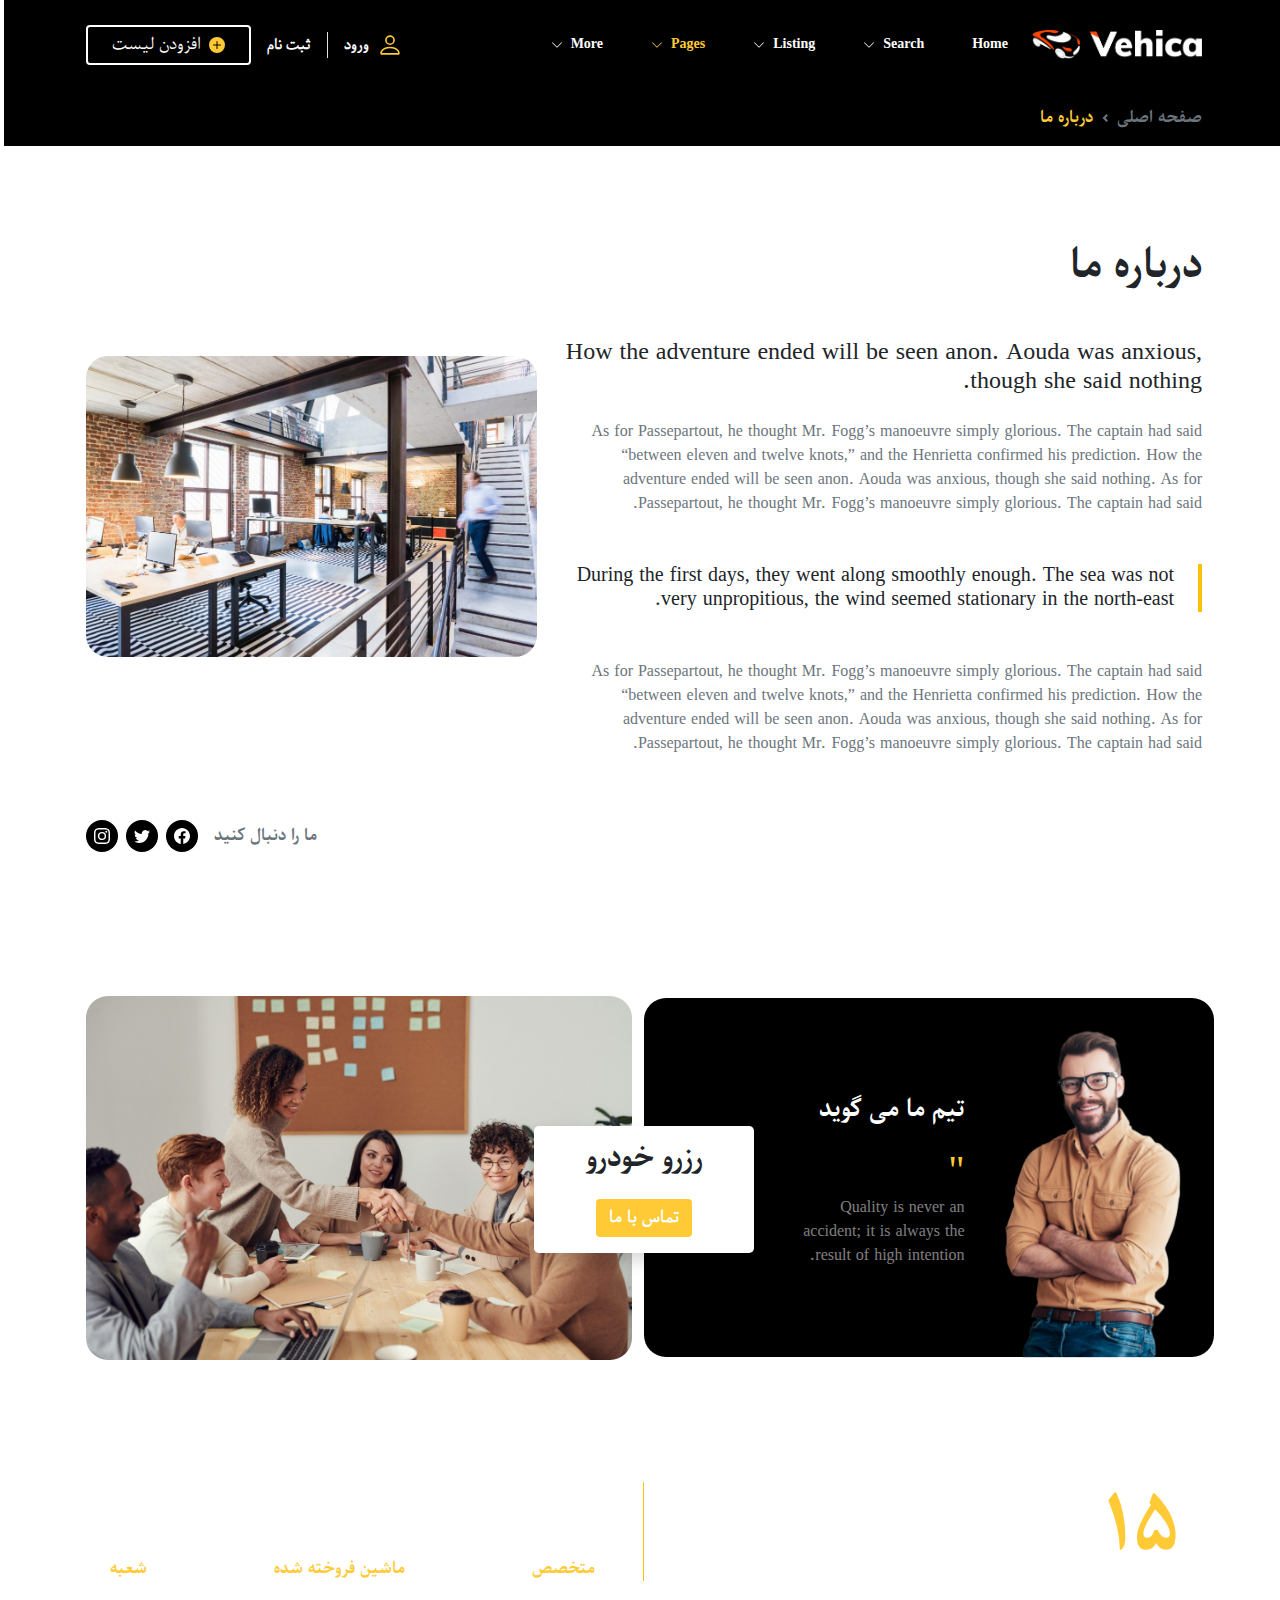
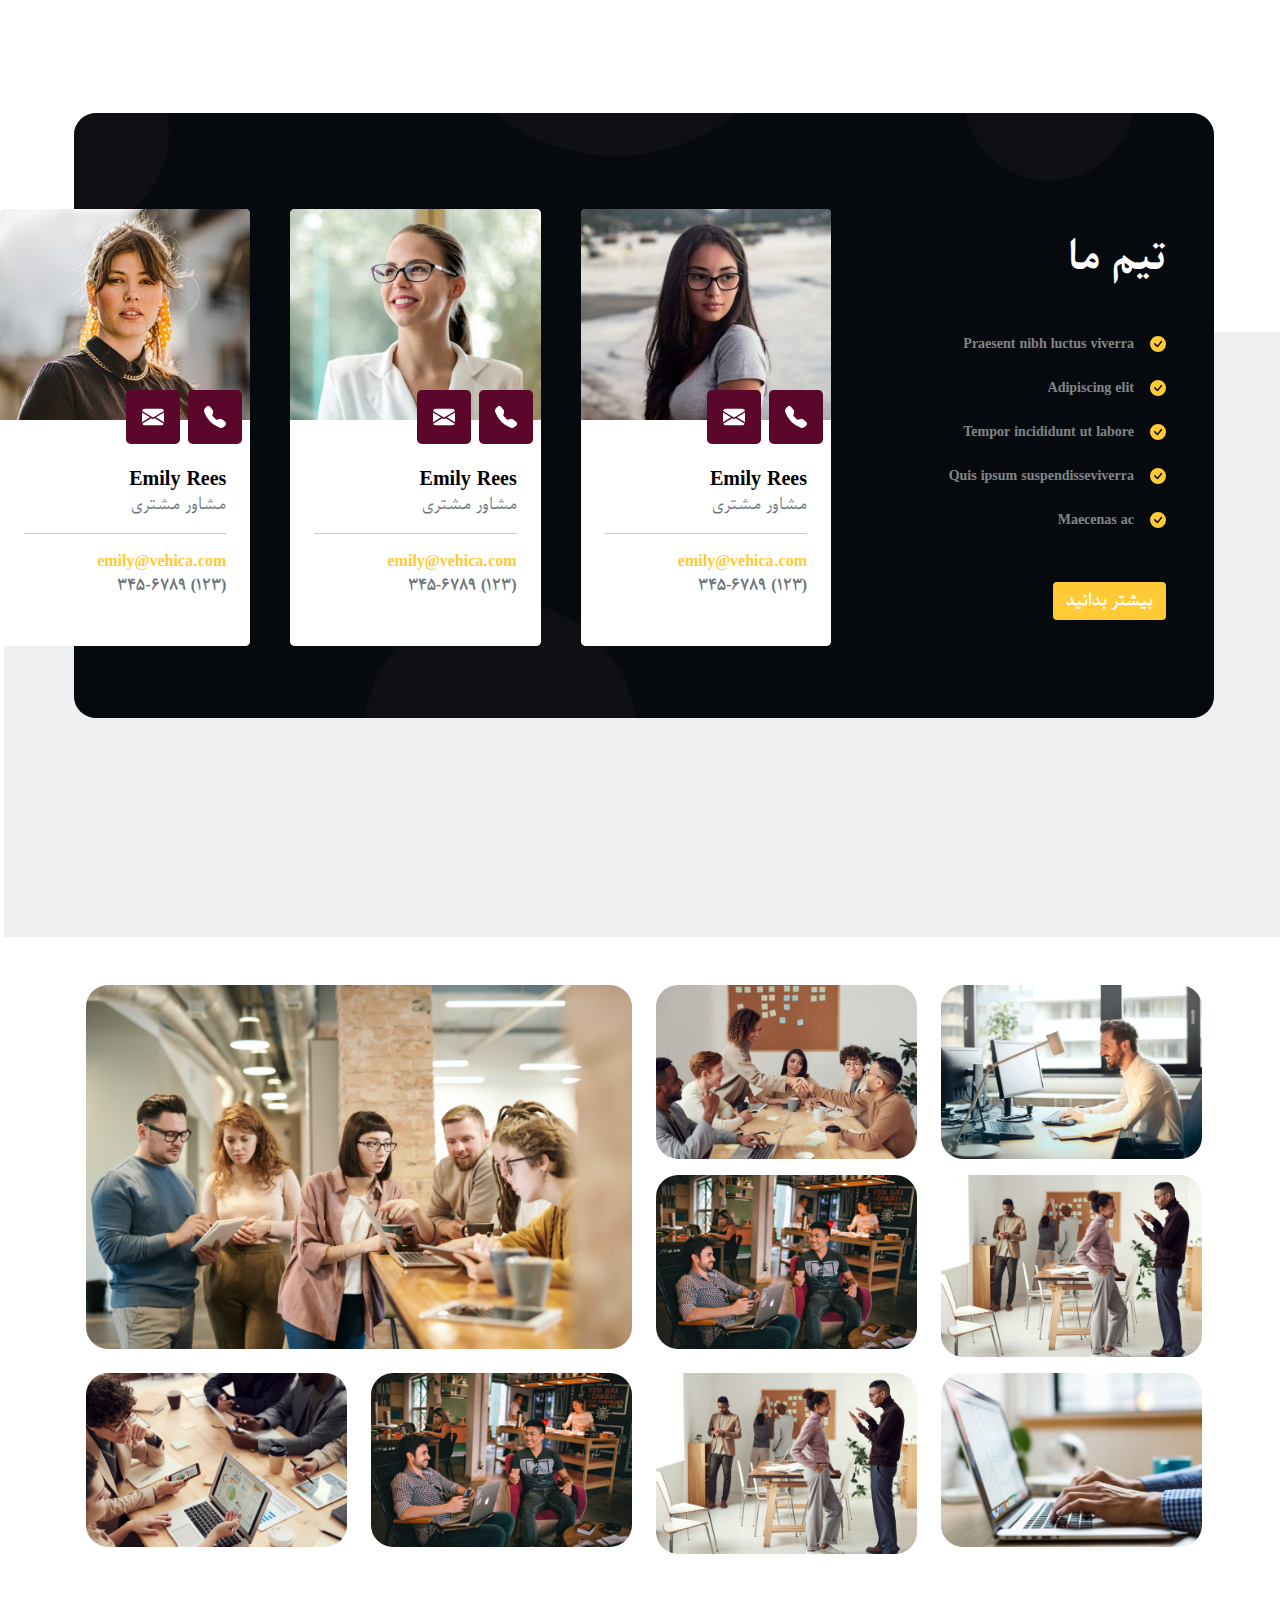
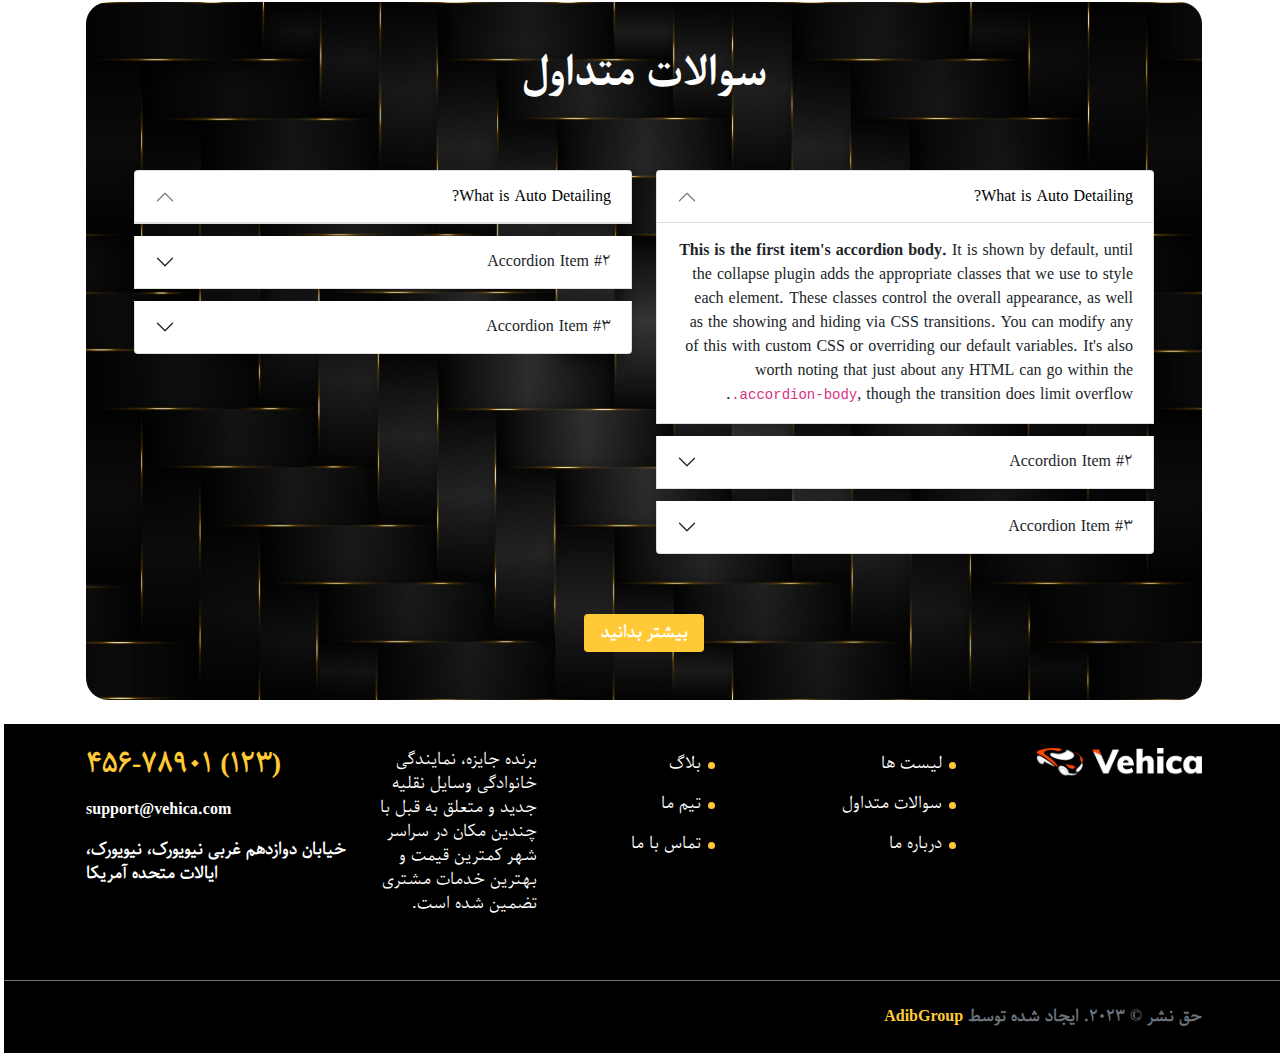
<file: about.html>
<!DOCTYPE html>
<html lang="fa" dir="rtl">

<head>
    <meta charset="UTF-8">
    <meta name="viewport" content="width=device-width, initial-scale=1.0">
    <link rel="stylesheet" href="https://cdn.jsdelivr.net/npm/@fancyapps/ui@5.0/dist/fancybox/fancybox.css" />
    <link rel="stylesheet" href="https://cdn.jsdelivr.net/npm/swiper@9/swiper-bundle.min.css" />
    <link href="assets/css/swiper.min.css">
    <link href="assets/css/bootstrap.min.css" rel="stylesheet">
    <link rel='stylesheet' type='text/css' media='screen' href='assets/css/styles.css'>
    <title>درباره ما</title>
</head>

<body>

    <!-- header -->

    <header class="bg-black">

        <nav class="container d-flex justify-content-between align-items-center fw-bold">

            <!-- menu overlay -->
            <div id="menuOverlay"></div>

            <!-- ham icon -->
            <svg id="hamicon" xmlns="http://www.w3.org/2000/svg" width="33" height="33" fill="currentColor"
                class="bi bi-list-nested flex-shrink-0 main-text d-xl-none cursor" viewBox="0 0 16 16">
                <path fill-rule="evenodd"
                    d="M4.5 11.5A.5.5 0 0 1 5 11h10a.5.5 0 0 1 0 1H5a.5.5 0 0 1-.5-.5zm-2-4A.5.5 0 0 1 3 7h10a.5.5 0 0 1 0 1H3a.5.5 0 0 1-.5-.5zm-2-4A.5.5 0 0 1 1 3h10a.5.5 0 0 1 0 1H1a.5.5 0 0 1-.5-.5z" />
            </svg>
            <!-- logo && menu -->
            <div class="d-flex align-items-center gap-4">
                <a class="d-flex align-items-center gap-2">
                    <img alt="logo" src="assets/img/logo.png" class="img-fluid">
                </a>
                <ul class="m-0 list-unstyled menu p-0 d-xl-flex align-items-center gap-5">
                    <div class="d-flex d-xl-none align-items-center justify-content-between px-2 my-3">
                        <a class="d-flex align-items-center add-list main-bg transition gap-2 px-4 btn">
                            <svg xmlns="http://www.w3.org/2000/svg" width="16" height="16" fill="currentColor"
                                class="bi bi-plus-circle-fill text-white transition" viewBox="0 0 16 16">
                                <path
                                    d="M16 8A8 8 0 1 1 0 8a8 8 0 0 1 16 0zM8.5 4.5a.5.5 0 0 0-1 0v3h-3a.5.5 0 0 0 0 1h3v3a.5.5 0 0 0 1 0v-3h3a.5.5 0 0 0 0-1h-3v-3z">
                                </path>
                            </svg>
                            <span class="text-white transition">افزودن لیست</span>
                        </a>
                        <svg id="closeMenu" xmlns="http://www.w3.org/2000/svg" width="30" height="30"
                            fill="currentColor" class="bi bi-x-lg main-text cursor" viewBox="0 0 16 16">
                            <path
                                d="M2.146 2.854a.5.5 0 1 1 .708-.708L8 7.293l5.146-5.147a.5.5 0 0 1 .708.708L8.707 8l5.147 5.146a.5.5 0 0 1-.708.708L8 8.707l-5.146 5.147a.5.5 0 0 1-.708-.708L7.293 8 2.146 2.854Z" />
                        </svg>
                    </div>
                    <li><a>Home</a></li>
                    <li>
                        <a class="d-flex align-items-center justify-content-between justify-content-xl-start gap-2">
                            <span>Search</span>
                            <svg xmlns="http://www.w3.org/2000/svg" width="12" height="12" fill="currentColor"
                                class="bi bi-chevron-down" viewBox="0 0 16 16">
                                <path fill-rule="evenodd"
                                    d="M1.646 4.646a.5.5 0 0 1 .708 0L8 10.293l5.646-5.647a.5.5 0 0 1 .708.708l-6 6a.5.5 0 0 1-.708 0l-6-6a.5.5 0 0 1 0-.708z" />
                            </svg>
                        </a>
                        <ul class="m-0 p-0 list-unstyled">
                            <li class="bg-transparent d-none d-xl-block"><a class="border-bottom-0 d-block py-3"></a>
                            </li>
                            <div class="shadow p-3 py-0 py-xl-3 rounded-3">
                                <li class=""><a class="d-block py-0 py-xl-3">لیست املاک</a></li>
                                <li class=""><a class="d-block py-0 py-xl-3">مشاوران</a></li>
                                <li class=""><a class="d-block py-0 py-xl-3">نمایندگان</a></li>
                            </div>
                        </ul>
                    </li>
                    <li>
                        <a class="d-flex align-items-center justify-content-between justify-content-xl-start gap-2">
                            <span>Listing</span>
                            <svg xmlns="http://www.w3.org/2000/svg" width="12" height="12" fill="currentColor"
                                class="bi bi-chevron-down" viewBox="0 0 16 16">
                                <path fill-rule="evenodd"
                                    d="M1.646 4.646a.5.5 0 0 1 .708 0L8 10.293l5.646-5.647a.5.5 0 0 1 .708.708l-6 6a.5.5 0 0 1-.708 0l-6-6a.5.5 0 0 1 0-.708z" />
                            </svg>
                        </a>
                        <ul class="m-0 p-0 list-unstyled">
                            <li class="bg-transparent d-none d-xl-block"><a class="border-bottom-0 d-block py-3"></a>
                            </li>
                            <div class="shadow p-3 py-0 py-xl-3 rounded-3">
                                <li class=""><a class="d-block py-0 py-xl-3">لیست املاک</a></li>
                                <li class=""><a class="d-block py-0 py-xl-3">مشاوران</a></li>
                                <li class=""><a class="d-block py-0 py-xl-3">نمایندگان</a></li>
                            </div>
                        </ul>
                    </li>
                    <li>
                        <a
                            class="d-flex active align-items-center justify-content-between justify-content-xl-start gap-2">
                            <span>Pages</span>
                            <svg xmlns="http://www.w3.org/2000/svg" width="12" height="12" fill="currentColor"
                                class="bi bi-chevron-down" viewBox="0 0 16 16">
                                <path fill-rule="evenodd"
                                    d="M1.646 4.646a.5.5 0 0 1 .708 0L8 10.293l5.646-5.647a.5.5 0 0 1 .708.708l-6 6a.5.5 0 0 1-.708 0l-6-6a.5.5 0 0 1 0-.708z" />
                            </svg>
                        </a>
                        <ul class="m-0 p-0 list-unstyled">
                            <li class="bg-transparent d-none d-xl-block"><a class="border-bottom-0 d-block py-3"></a>
                            </li>
                            <div class="shadow p-3 py-0 py-xl-3 rounded-3">
                                <li class=""><a class="d-block py-0 py-xl-3">تماس با ما</a></li>
                                <li class=""><a class="d-block py-0 py-xl-3">مشاوران</a></li>
                                <li class=""><a class="d-block py-0 py-xl-3">نمایندگان</a></li>
                            </div>
                        </ul>
                    </li>
                    <li>
                        <a class="d-flex align-items-center justify-content-between justify-content-xl-start gap-2">
                            <span>More</span>
                            <svg xmlns="http://www.w3.org/2000/svg" width="12" height="12" fill="currentColor"
                                class="bi bi-chevron-down" viewBox="0 0 16 16">
                                <path fill-rule="evenodd"
                                    d="M1.646 4.646a.5.5 0 0 1 .708 0L8 10.293l5.646-5.647a.5.5 0 0 1 .708.708l-6 6a.5.5 0 0 1-.708 0l-6-6a.5.5 0 0 1 0-.708z" />
                            </svg>
                        </a>
                        <ul class="m-0 p-0 list-unstyled">
                            <li class="bg-transparent d-none d-xl-block"><a class="border-bottom-0 d-block py-3"></a>
                            </li>
                            <div class="shadow p-3 py-0 py-xl-3 rounded-3">
                                <li class=""><a class="d-block py-0 py-xl-3">لیست املاک</a></li>
                                <li class=""><a class="d-block py-0 py-xl-3">مشاوران</a></li>
                                <li class=""><a class="d-block py-0 py-xl-3">نمایندگان</a></li>
                            </div>
                        </ul>
                    </li>
                    <a class="d-flex d-xl-none align-items-center gap-3 text-white-50 px-3 py-2 mt-5">
                        <svg xmlns="http://www.w3.org/2000/svg" width="18" height="18" fill="currentColor"
                            class="bi bi-telephone-fill main-text" viewBox="0 0 16 16">
                            <path fill-rule="evenodd"
                                d="M1.885.511a1.745 1.745 0 0 1 2.61.163L6.29 2.98c.329.423.445.974.315 1.494l-.547 2.19a.678.678 0 0 0 .178.643l2.457 2.457a.678.678 0 0 0 .644.178l2.189-.547a1.745 1.745 0 0 1 1.494.315l2.306 1.794c.829.645.905 1.87.163 2.611l-1.034 1.034c-.74.74-1.846 1.065-2.877.702a18.634 18.634 0 0 1-7.01-4.42 18.634 18.634 0 0 1-4.42-7.009c-.362-1.03-.037-2.137.703-2.877L1.885.511z" />
                        </svg>
                        <p class="mb-0 h5 font-bold"> (123) 456-78901</p>
                    </a>
                    <a class="d-flex d-xl-none align-items-center gap-3 text-white-50 px-3 py-2">
                        <svg xmlns="http://www.w3.org/2000/svg" width="18" height="18" fill="currentColor"
                            class="bi bi-envelope main-text" viewBox="0 0 16 16">
                            <path
                                d="M0 4a2 2 0 0 1 2-2h12a2 2 0 0 1 2 2v8a2 2 0 0 1-2 2H2a2 2 0 0 1-2-2V4Zm2-1a1 1 0 0 0-1 1v.217l7 4.2 7-4.2V4a1 1 0 0 0-1-1H2Zm13 2.383-4.708 2.825L15 11.105V5.383Zm-.034 6.876-5.64-3.471L8 9.583l-1.326-.795-5.64 3.47A1 1 0 0 0 2 13h12a1 1 0 0 0 .966-.741ZM1 11.105l4.708-2.897L1 5.383v5.722Z" />
                        </svg>
                        <p class="mb-0 h5 font-bold"> support@vehica.com</p>
                    </a>
                </ul>
            </div>
            <!-- mobile login -->
            <a class="d-block d-xl-none">
                <svg xmlns="http://www.w3.org/2000/svg" width="40" height="40" fill="currentColor"
                    class="bi bi-people-fill text-white" viewBox="0 0 16 16">
                    <path
                        d="M7 14s-1 0-1-1 1-4 5-4 5 3 5 4-1 1-1 1H7Zm4-6a3 3 0 1 0 0-6 3 3 0 0 0 0 6Zm-5.784 6A2.238 2.238 0 0 1 5 13c0-1.355.68-2.75 1.936-3.72A6.325 6.325 0 0 0 5 9c-4 0-5 3-5 4s1 1 1 1h4.216ZM4.5 8a2.5 2.5 0 1 0 0-5 2.5 2.5 0 0 0 0 5Z" />
                </svg>
            </a>
            <!-- desktop login -->
            <div class="d-xl-flex d-none gap-3 align-items-center">
                <a class="d-flex align-items-center gap-2 border-start ps-3">
                    <svg xmlns="http://www.w3.org/2000/svg" width="26" height="26" fill="currentColor"
                        class="bi bi-person main-text" viewBox="0 0 16 16">
                        <path
                            d="M8 8a3 3 0 1 0 0-6 3 3 0 0 0 0 6Zm2-3a2 2 0 1 1-4 0 2 2 0 0 1 4 0Zm4 8c0 1-1 1-1 1H3s-1 0-1-1 1-4 6-4 6 3 6 4Zm-1-.004c-.001-.246-.154-.986-.832-1.664C11.516 10.68 10.289 10 8 10c-2.29 0-3.516.68-4.168 1.332-.678.678-.83 1.418-.832 1.664h10Z" />
                    </svg>
                    <span>ورود</span>
                </a>
                <a class="d-block">
                    <span>ثبت نام</span>
                </a>
                <a class="d-flex align-items-center main-text add-list transition gap-2 px-4 btn border-2 border-white">
                    <svg xmlns="http://www.w3.org/2000/svg" width="16" height="16" fill="currentColor"
                        class="bi bi-plus-circle-fill transition" viewBox="0 0 16 16">
                        <path
                            d="M16 8A8 8 0 1 1 0 8a8 8 0 0 1 16 0zM8.5 4.5a.5.5 0 0 0-1 0v3h-3a.5.5 0 0 0 0 1h3v3a.5.5 0 0 0 1 0v-3h3a.5.5 0 0 0 0-1h-3v-3z" />
                    </svg>
                    <span class="text-white transition">افزودن لیست</span>
                </a>
            </div>
        </nav>

    </header>

    <!-- main -->

    <main>

        <!-- about section -->
        <section class="pb-5">
            <!-- breadcrumb -->
            <div class="bg-black py-3">
                <div class="container">
                    <nav style="--bs-breadcrumb-divider: url(&#34;data:image/svg+xml,%3Csvg xmlns='http://www.w3.org/2000/svg' width='8' height='8'%3E%3Cpath d='M2.5 0L1 1.5 3.5 4 1 6.5 2.5 8l4-4-4-4z' fill='%236c757d'/%3E%3C/svg%3E&#34;);"
                        aria-label="breadcrumb">
                        <ol class="breadcrumb mb-0">
                            <li class="breadcrumb-item"><a class="text-secondary font-bold" href="index.html">صفحه
                                    اصلی</a></li>
                            <li class="breadcrumb-item main-text font-bold active" aria-current="page">درباره ما</li>
                        </ol>
                    </nav>
                </div>
            </div>
            <div class="mt-5">
                <!-- description -->
                <div class="container py-5">
                    <div class="row g-4 align-items-center">
                        <div class="col-lg-7">
                            <h1 class="font-bold">درباره ما</h1>
                            <p class="h4 mt-5">
                                How the adventure ended will be seen anon. Aouda was anxious,
                                though she said nothing.
                            </p>
                            <p class="text-secondary mt-4">
                                As for Passepartout, he thought Mr. Fogg’s manoeuvre simply glorious. The captain had
                                said “between eleven and twelve knots,” and the Henrietta confirmed his prediction. How
                                the adventure ended will be seen anon. Aouda was anxious, though she said nothing. As
                                for Passepartout, he thought Mr. Fogg’s manoeuvre simply glorious. The captain had said.
                            </p>
                            <p class="h5 mt-5 border-end border-warning border-4 pe-4">
                                During the first days, they went along smoothly enough. The sea was not very
                                unpropitious, the wind seemed stationary in the north-east.
                            </p>
                            <p class="text-secondary mt-5">
                                As for Passepartout, he thought Mr. Fogg’s manoeuvre simply glorious. The captain had
                                said “between eleven and twelve knots,” and the Henrietta confirmed his prediction. How
                                the adventure ended will be seen anon. Aouda was anxious, though she said nothing. As
                                for Passepartout, he thought Mr. Fogg’s manoeuvre simply glorious. The captain had said.
                            </p>
                        </div>
                        <div class="col-lg-5">
                            <img alt="about" src="assets/img/office.jpg" class="img-fluid rounded-22">
                        </div>
                    </div>
                    <!-- social -->
                    <div
                        class="d-flex flex-column flex-lg-row align-items-center justify-content-center justify-content-lg-end socials gap-3 mt-5">
                        <p class="mb-0 text-secondary font-bold">ما را دنبال کنید</p>
                        <div class="d-flex align-items-center gap-2">
                            <a
                                class="d-flex text-white align-items-center justify-content-center rounded-circle bg-black p-2">
                                <svg xmlns="http://www.w3.org/2000/svg" width="16" height="16" fill="currentColor"
                                    class="bi bi-facebook" viewBox="0 0 16 16">
                                    <path
                                        d="M16 8.049c0-4.446-3.582-8.05-8-8.05C3.58 0-.002 3.603-.002 8.05c0 4.017 2.926 7.347 6.75 7.951v-5.625h-2.03V8.05H6.75V6.275c0-2.017 1.195-3.131 3.022-3.131.876 0 1.791.157 1.791.157v1.98h-1.009c-.993 0-1.303.621-1.303 1.258v1.51h2.218l-.354 2.326H9.25V16c3.824-.604 6.75-3.934 6.75-7.951z">
                                    </path>
                                </svg>
                            </a>
                            <a
                                class="d-flex text-white align-items-center justify-content-center rounded-circle bg-black p-2">
                                <svg xmlns="http://www.w3.org/2000/svg" width="16" height="16" fill="currentColor"
                                    class="bi bi-twitter" viewBox="0 0 16 16">
                                    <path
                                        d="M5.026 15c6.038 0 9.341-5.003 9.341-9.334 0-.14 0-.282-.006-.422A6.685 6.685 0 0 0 16 3.542a6.658 6.658 0 0 1-1.889.518 3.301 3.301 0 0 0 1.447-1.817 6.533 6.533 0 0 1-2.087.793A3.286 3.286 0 0 0 7.875 6.03a9.325 9.325 0 0 1-6.767-3.429 3.289 3.289 0 0 0 1.018 4.382A3.323 3.323 0 0 1 .64 6.575v.045a3.288 3.288 0 0 0 2.632 3.218 3.203 3.203 0 0 1-.865.115 3.23 3.23 0 0 1-.614-.057 3.283 3.283 0 0 0 3.067 2.277A6.588 6.588 0 0 1 .78 13.58a6.32 6.32 0 0 1-.78-.045A9.344 9.344 0 0 0 5.026 15z">
                                    </path>
                                </svg>
                            </a>
                            <a
                                class="d-flex text-white align-items-center justify-content-center rounded-circle bg-black p-2">
                                <svg xmlns="http://www.w3.org/2000/svg" width="16" height="16" fill="currentColor"
                                    class="bi bi-instagram" viewBox="0 0 16 16">
                                    <path
                                        d="M8 0C5.829 0 5.556.01 4.703.048 3.85.088 3.269.222 2.76.42a3.917 3.917 0 0 0-1.417.923A3.927 3.927 0 0 0 .42 2.76C.222 3.268.087 3.85.048 4.7.01 5.555 0 5.827 0 8.001c0 2.172.01 2.444.048 3.297.04.852.174 1.433.372 1.942.205.526.478.972.923 1.417.444.445.89.719 1.416.923.51.198 1.09.333 1.942.372C5.555 15.99 5.827 16 8 16s2.444-.01 3.298-.048c.851-.04 1.434-.174 1.943-.372a3.916 3.916 0 0 0 1.416-.923c.445-.445.718-.891.923-1.417.197-.509.332-1.09.372-1.942C15.99 10.445 16 10.173 16 8s-.01-2.445-.048-3.299c-.04-.851-.175-1.433-.372-1.941a3.926 3.926 0 0 0-.923-1.417A3.911 3.911 0 0 0 13.24.42c-.51-.198-1.092-.333-1.943-.372C10.443.01 10.172 0 7.998 0h.003zm-.717 1.442h.718c2.136 0 2.389.007 3.232.046.78.035 1.204.166 1.486.275.373.145.64.319.92.599.28.28.453.546.598.92.11.281.24.705.275 1.485.039.843.047 1.096.047 3.231s-.008 2.389-.047 3.232c-.035.78-.166 1.203-.275 1.485a2.47 2.47 0 0 1-.599.919c-.28.28-.546.453-.92.598-.28.11-.704.24-1.485.276-.843.038-1.096.047-3.232.047s-2.39-.009-3.233-.047c-.78-.036-1.203-.166-1.485-.276a2.478 2.478 0 0 1-.92-.598 2.48 2.48 0 0 1-.6-.92c-.109-.281-.24-.705-.275-1.485-.038-.843-.046-1.096-.046-3.233 0-2.136.008-2.388.046-3.231.036-.78.166-1.204.276-1.486.145-.373.319-.64.599-.92.28-.28.546-.453.92-.598.282-.11.705-.24 1.485-.276.738-.034 1.024-.044 2.515-.045v.002zm4.988 1.328a.96.96 0 1 0 0 1.92.96.96 0 0 0 0-1.92zm-4.27 1.122a4.109 4.109 0 1 0 0 8.217 4.109 4.109 0 0 0 0-8.217zm0 1.441a2.667 2.667 0 1 1 0 5.334 2.667 2.667 0 0 1 0-5.334z">
                                    </path>
                                </svg>
                            </a>
                        </div>
                    </div>
                </div>
                <!-- booking -->
                <div class="container mt-5 pt-5">
                    <div class="row align-items-center g-4 position-relative">
                        <div class="col-lg-6">
                            <div class="row align-items-center g-4 rounded-22 bg-black">
                                <div class="col-lg-5 order-1 order-lg-0">
                                    <img alt="booking" src="assets/img/module-13-removebg-preview.png"
                                        class="img-fluid rotate-y-180 d-block mx-auto">
                                </div>
                                <div class="col-lg-4 order-0 order-lg-1 text-center text-lg-end">
                                    <h4 class="text-white font-bold">تیم ما می گوید</h4>
                                    <p class="font-bold main-text h1 mt-4 mb-0">"</p>
                                    <p class="text-white-50 font-bold">Quality is never an accident; it is always the
                                        result of high intention.</p>
                                </div>
                                <div class="col-lg-3 order-2"></div>
                            </div>
                        </div>
                        <div class="col-lg-6 h-100">
                            <img alt="team" src="assets/img/pexels-fauxels-3184291-scaled.jpg"
                                class="img-fluid rounded-22 mb-4">
                        </div>
                        <!-- book -->
                        <div class="bg-white rounded-3 shadow p-3 w-220 text-center position-absolute mx-auto end-0 start-0">
                          <h3 class="font-bold mb-4">رزرو خودرو</h3>
                          <a class="btn position-relative special-hover main-bg text-white fw-bold">
                           تماس با ما
                        </a>
                        </div>
                    </div>
                </div>
                <!-- statistic -->
                <div class="statistic bg-statistic py-5">
                    <div class="container py-5 text-white">
                        <div class="row mx-0 g-5 align-items-center">
                         <div class="col-lg-6">
                           <div class="d-flex flex-column flex-sm-row text-center text-sm-end align-items-center justify-content-center justify-content-lg-start gap-3 font-bold">
                             <h1 class="display-1 main-text">15</h1>
                             <div>
                              <h3>سال تجربه ی</h3>
                              <h3>موفق</h3>
                             </div>
                           </div>
                         </div>
                         <div class="col-lg-6 border-end border-warning pe-lg-5 pt-5 pt-lg-0">
                          <div class="d-flex flex-column flex-sm-row gap-5 align-items-center justify-content-between text-center font-bold">
                             <div>
                               <h1 class="display-4">22</h1>
                               <p class="main-text mb-0">متخصص</p>
                             </div>
                             <div>
                              <h1 class="display-4">2400</h1>
                              <p class="main-text mb-0">ماشین فروخته شده</p>
                            </div>
                            <div>
                              <h1 class="display-4">9</h1>
                              <p class="main-text mb-0">شعبه</p>
                            </div>
                          </div>
                         </div>
                        </div>
                      </div>
                </div>
                <!-- team -->
                <div class="bg-gray mt-276 py-5 py-xl-0">
                    <div class="container">
                        <div class="row align-items-center g-4 py-5 rounded-22 team-bg">
                            <div class="col-lg-3 pe-5 position-relative text-center text-lg-end">
                                <h1 class="font-bold text-white">تیم ما</h1>
                                <ul class="list-unstyled lh-lg my-5 fs-14 text-white-50 pe-0">
                                    <li
                                        class="d-flex align-items-center justify-content-center justify-content-lg-start gap-3 fw-bold mb-3">
                                        <svg xmlns="http://www.w3.org/2000/svg" width="16" height="16"
                                            fill="currentColor" class="bi bi-check-circle-fill main-text"
                                            viewBox="0 0 16 16">
                                            <path
                                                d="M16 8A8 8 0 1 1 0 8a8 8 0 0 1 16 0zm-3.97-3.03a.75.75 0 0 0-1.08.022L7.477 9.417 5.384 7.323a.75.75 0 0 0-1.06 1.06L6.97 11.03a.75.75 0 0 0 1.079-.02l3.992-4.99a.75.75 0 0 0-.01-1.05z">
                                            </path>
                                        </svg>
                                        <p class="mb-0">Praesent nibh luctus viverra</p>
                                    </li>
                                    <li
                                        class="d-flex align-items-center justify-content-center justify-content-lg-start gap-3 fw-bold mb-3">
                                        <svg xmlns="http://www.w3.org/2000/svg" width="16" height="16"
                                            fill="currentColor" class="bi bi-check-circle-fill main-text"
                                            viewBox="0 0 16 16">
                                            <path
                                                d="M16 8A8 8 0 1 1 0 8a8 8 0 0 1 16 0zm-3.97-3.03a.75.75 0 0 0-1.08.022L7.477 9.417 5.384 7.323a.75.75 0 0 0-1.06 1.06L6.97 11.03a.75.75 0 0 0 1.079-.02l3.992-4.99a.75.75 0 0 0-.01-1.05z">
                                            </path>
                                        </svg>
                                        <p class="mb-0">Adipiscing elit</p>
                                    </li>
                                    <li
                                        class="d-flex align-items-center justify-content-center justify-content-lg-start gap-3 fw-bold mb-3">
                                        <svg xmlns="http://www.w3.org/2000/svg" width="16" height="16"
                                            fill="currentColor" class="bi bi-check-circle-fill main-text"
                                            viewBox="0 0 16 16">
                                            <path
                                                d="M16 8A8 8 0 1 1 0 8a8 8 0 0 1 16 0zm-3.97-3.03a.75.75 0 0 0-1.08.022L7.477 9.417 5.384 7.323a.75.75 0 0 0-1.06 1.06L6.97 11.03a.75.75 0 0 0 1.079-.02l3.992-4.99a.75.75 0 0 0-.01-1.05z">
                                            </path>
                                        </svg>
                                        <p class="mb-0">Tempor incididunt ut labore</p>
                                    </li>
                                    <li
                                        class="d-flex align-items-center justify-content-center justify-content-lg-start gap-3 fw-bold mb-3">
                                        <svg xmlns="http://www.w3.org/2000/svg" width="16" height="16"
                                            fill="currentColor" class="bi bi-check-circle-fill main-text"
                                            viewBox="0 0 16 16">
                                            <path
                                                d="M16 8A8 8 0 1 1 0 8a8 8 0 0 1 16 0zm-3.97-3.03a.75.75 0 0 0-1.08.022L7.477 9.417 5.384 7.323a.75.75 0 0 0-1.06 1.06L6.97 11.03a.75.75 0 0 0 1.079-.02l3.992-4.99a.75.75 0 0 0-.01-1.05z">
                                            </path>
                                        </svg>
                                        <p class="mb-0">Quis ipsum suspendisseviverra</p>
                                    </li>
                                    <li
                                        class="d-flex align-items-center justify-content-center justify-content-lg-start gap-3 fw-bold mb-3">
                                        <svg xmlns="http://www.w3.org/2000/svg" width="16" height="16"
                                            fill="currentColor" class="bi bi-check-circle-fill main-text"
                                            viewBox="0 0 16 16">
                                            <path
                                                d="M16 8A8 8 0 1 1 0 8a8 8 0 0 1 16 0zm-3.97-3.03a.75.75 0 0 0-1.08.022L7.477 9.417 5.384 7.323a.75.75 0 0 0-1.06 1.06L6.97 11.03a.75.75 0 0 0 1.079-.02l3.992-4.99a.75.75 0 0 0-.01-1.05z">
                                            </path>
                                        </svg>
                                        <p class="mb-0">Maecenas ac</p>
                                    </li>
                                </ul>
                                <a class="btn position-relative special-hover main-bg text-white fw-bold">
                                    بیشتر بدانید
                                </a>
                            </div>
                            <div class="col-lg-9 position-relative">
                                <!-- swiper -->
                                <div class="swiper team right-86 py-4">
                                    <div class="swiper-wrapper">
                                        <div class="swiper-slide transition bg-white rounded-3 overflow-hidden">
                                            <a class="d-block">
                                                <div class="position-relative">
                                                    <img alt="team" src="assets/img/p7-1-336x284.jpg"
                                                        class="img-fluid w-100">
                                                    <div
                                                        class="d-flex align-items-center gap-2 position-absolute bottom-24 ms-4 mt-4">
                                                        <a
                                                            class="d-flex align-items-center justify-content-center text-white p-3 rounded-3 third-bg">
                                                            <svg xmlns="http://www.w3.org/2000/svg" width="22"
                                                                height="22" fill="currentColor"
                                                                class="bi bi-telephone-fill" viewBox="0 0 16 16">
                                                                <path fill-rule="evenodd"
                                                                    d="M1.885.511a1.745 1.745 0 0 1 2.61.163L6.29 2.98c.329.423.445.974.315 1.494l-.547 2.19a.678.678 0 0 0 .178.643l2.457 2.457a.678.678 0 0 0 .644.178l2.189-.547a1.745 1.745 0 0 1 1.494.315l2.306 1.794c.829.645.905 1.87.163 2.611l-1.034 1.034c-.74.74-1.846 1.065-2.877.702a18.634 18.634 0 0 1-7.01-4.42 18.634 18.634 0 0 1-4.42-7.009c-.362-1.03-.037-2.137.703-2.877L1.885.511z" />
                                                            </svg>
                                                        </a>
                                                        <a
                                                            class="d-flex align-items-center justify-content-center text-white p-3 rounded-3 third-bg">
                                                            <svg xmlns="http://www.w3.org/2000/svg" width="22"
                                                                height="22" fill="currentColor"
                                                                class="bi bi-envelope-fill" viewBox="0 0 16 16">
                                                                <path
                                                                    d="M.05 3.555A2 2 0 0 1 2 2h12a2 2 0 0 1 1.95 1.555L8 8.414.05 3.555ZM0 4.697v7.104l5.803-3.558L0 4.697ZM6.761 8.83l-6.57 4.027A2 2 0 0 0 2 14h12a2 2 0 0 0 1.808-1.144l-6.57-4.027L8 9.586l-1.239-.757Zm3.436-.586L16 11.801V4.697l-5.803 3.546Z" />
                                                            </svg>
                                                        </a>
                                                    </div>
                                                </div>
                                                <div class="px-4 py-5 bg-white">
                                                    <a class="mb-1 h5 fw-bold text-black">Emily Rees</a>
                                                    <p class="text-secondary">مشاور مشتری</p>
                                                    <hr class="third-bg">
                                                    <a class="fw-bold main-text">emily@vehica.com </a>
                                                    <a class="fw-bold text-secondary d-table">(123) 345-6789 </a>
                                                </div>
                                            </a>
                                        </div>
                                        <div class="swiper-slide transition bg-white rounded-3 overflow-hidden">
                                            <a class="d-block">
                                                <div class="position-relative">
                                                    <img alt="team" src="assets/img/p6-1-336x284.jpg"
                                                        class="img-fluid w-100">
                                                    <div
                                                        class="d-flex align-items-center gap-2 position-absolute bottom-24 ms-4 mt-4">
                                                        <a
                                                            class="d-flex align-items-center justify-content-center text-white p-3 rounded-3 third-bg">
                                                            <svg xmlns="http://www.w3.org/2000/svg" width="22"
                                                                height="22" fill="currentColor"
                                                                class="bi bi-telephone-fill" viewBox="0 0 16 16">
                                                                <path fill-rule="evenodd"
                                                                    d="M1.885.511a1.745 1.745 0 0 1 2.61.163L6.29 2.98c.329.423.445.974.315 1.494l-.547 2.19a.678.678 0 0 0 .178.643l2.457 2.457a.678.678 0 0 0 .644.178l2.189-.547a1.745 1.745 0 0 1 1.494.315l2.306 1.794c.829.645.905 1.87.163 2.611l-1.034 1.034c-.74.74-1.846 1.065-2.877.702a18.634 18.634 0 0 1-7.01-4.42 18.634 18.634 0 0 1-4.42-7.009c-.362-1.03-.037-2.137.703-2.877L1.885.511z" />
                                                            </svg>
                                                        </a>
                                                        <a
                                                            class="d-flex align-items-center justify-content-center text-white p-3 rounded-3 third-bg">
                                                            <svg xmlns="http://www.w3.org/2000/svg" width="22"
                                                                height="22" fill="currentColor"
                                                                class="bi bi-envelope-fill" viewBox="0 0 16 16">
                                                                <path
                                                                    d="M.05 3.555A2 2 0 0 1 2 2h12a2 2 0 0 1 1.95 1.555L8 8.414.05 3.555ZM0 4.697v7.104l5.803-3.558L0 4.697ZM6.761 8.83l-6.57 4.027A2 2 0 0 0 2 14h12a2 2 0 0 0 1.808-1.144l-6.57-4.027L8 9.586l-1.239-.757Zm3.436-.586L16 11.801V4.697l-5.803 3.546Z" />
                                                            </svg>
                                                        </a>
                                                    </div>
                                                </div>
                                                <div class="px-4 py-5 bg-white">
                                                    <a class="mb-1 h5 fw-bold text-black">Emily Rees</a>
                                                    <p class="text-secondary">مشاور مشتری</p>
                                                    <hr class="third-bg">
                                                    <a class="fw-bold main-text">emily@vehica.com </a>
                                                    <a class="fw-bold text-secondary d-table">(123) 345-6789 </a>
                                                </div>
                                            </a>
                                        </div>
                                        <div class="swiper-slide transition bg-white rounded-3 overflow-hidden">
                                            <a class="d-block">
                                                <div class="position-relative">
                                                    <img alt="team" src="assets/img/p4-1-336x284.jpg"
                                                        class="img-fluid w-100">
                                                    <div
                                                        class="d-flex align-items-center gap-2 position-absolute bottom-24 ms-4 mt-4">
                                                        <a
                                                            class="d-flex align-items-center justify-content-center text-white p-3 rounded-3 third-bg">
                                                            <svg xmlns="http://www.w3.org/2000/svg" width="22"
                                                                height="22" fill="currentColor"
                                                                class="bi bi-telephone-fill" viewBox="0 0 16 16">
                                                                <path fill-rule="evenodd"
                                                                    d="M1.885.511a1.745 1.745 0 0 1 2.61.163L6.29 2.98c.329.423.445.974.315 1.494l-.547 2.19a.678.678 0 0 0 .178.643l2.457 2.457a.678.678 0 0 0 .644.178l2.189-.547a1.745 1.745 0 0 1 1.494.315l2.306 1.794c.829.645.905 1.87.163 2.611l-1.034 1.034c-.74.74-1.846 1.065-2.877.702a18.634 18.634 0 0 1-7.01-4.42 18.634 18.634 0 0 1-4.42-7.009c-.362-1.03-.037-2.137.703-2.877L1.885.511z" />
                                                            </svg>
                                                        </a>
                                                        <a
                                                            class="d-flex align-items-center justify-content-center text-white p-3 rounded-3 third-bg">
                                                            <svg xmlns="http://www.w3.org/2000/svg" width="22"
                                                                height="22" fill="currentColor"
                                                                class="bi bi-envelope-fill" viewBox="0 0 16 16">
                                                                <path
                                                                    d="M.05 3.555A2 2 0 0 1 2 2h12a2 2 0 0 1 1.95 1.555L8 8.414.05 3.555ZM0 4.697v7.104l5.803-3.558L0 4.697ZM6.761 8.83l-6.57 4.027A2 2 0 0 0 2 14h12a2 2 0 0 0 1.808-1.144l-6.57-4.027L8 9.586l-1.239-.757Zm3.436-.586L16 11.801V4.697l-5.803 3.546Z" />
                                                            </svg>
                                                        </a>
                                                    </div>
                                                </div>
                                                <div class="px-4 py-5 bg-white">
                                                    <a class="mb-1 h5 fw-bold text-black">Emily Rees</a>
                                                    <p class="text-secondary">مشاور مشتری</p>
                                                    <hr class="third-bg">
                                                    <a class="fw-bold main-text">emily@vehica.com </a>
                                                    <a class="fw-bold text-secondary d-table">(123) 345-6789 </a>
                                                </div>
                                            </a>
                                        </div>
                                        <div class="swiper-slide transition bg-white rounded-3 overflow-hidden">
                                            <a class="d-block">
                                                <div class="position-relative">
                                                    <img alt="team" src="assets/img/p3-1-336x284.jpg"
                                                        class="img-fluid w-100">
                                                    <div
                                                        class="d-flex align-items-center gap-2 position-absolute bottom-24 ms-4 mt-4">
                                                        <a
                                                            class="d-flex align-items-center justify-content-center text-white p-3 rounded-3 third-bg">
                                                            <svg xmlns="http://www.w3.org/2000/svg" width="22"
                                                                height="22" fill="currentColor"
                                                                class="bi bi-telephone-fill" viewBox="0 0 16 16">
                                                                <path fill-rule="evenodd"
                                                                    d="M1.885.511a1.745 1.745 0 0 1 2.61.163L6.29 2.98c.329.423.445.974.315 1.494l-.547 2.19a.678.678 0 0 0 .178.643l2.457 2.457a.678.678 0 0 0 .644.178l2.189-.547a1.745 1.745 0 0 1 1.494.315l2.306 1.794c.829.645.905 1.87.163 2.611l-1.034 1.034c-.74.74-1.846 1.065-2.877.702a18.634 18.634 0 0 1-7.01-4.42 18.634 18.634 0 0 1-4.42-7.009c-.362-1.03-.037-2.137.703-2.877L1.885.511z" />
                                                            </svg>
                                                        </a>
                                                        <a
                                                            class="d-flex align-items-center justify-content-center text-white p-3 rounded-3 third-bg">
                                                            <svg xmlns="http://www.w3.org/2000/svg" width="22"
                                                                height="22" fill="currentColor"
                                                                class="bi bi-envelope-fill" viewBox="0 0 16 16">
                                                                <path
                                                                    d="M.05 3.555A2 2 0 0 1 2 2h12a2 2 0 0 1 1.95 1.555L8 8.414.05 3.555ZM0 4.697v7.104l5.803-3.558L0 4.697ZM6.761 8.83l-6.57 4.027A2 2 0 0 0 2 14h12a2 2 0 0 0 1.808-1.144l-6.57-4.027L8 9.586l-1.239-.757Zm3.436-.586L16 11.801V4.697l-5.803 3.546Z" />
                                                            </svg>
                                                        </a>
                                                    </div>
                                                </div>
                                                <div class="px-4 py-5 bg-white">
                                                    <a class="mb-1 h5 fw-bold text-black">Emily Rees</a>
                                                    <p class="text-secondary">مشاور مشتری</p>
                                                    <hr class="third-bg">
                                                    <a class="fw-bold main-text">emily@vehica.com </a>
                                                    <a class="fw-bold text-secondary d-table">(123) 345-6789 </a>
                                                </div>
                                            </a>
                                        </div>
                                        <div class="swiper-slide transition bg-white rounded-3 overflow-hidden">
                                            <a class="d-block">
                                                <div class="position-relative">
                                                    <img alt="team" src="assets/img/p2-1-336x284.jpg"
                                                        class="img-fluid w-100">
                                                    <div
                                                        class="d-flex align-items-center gap-2 position-absolute bottom-24 ms-4 mt-4">
                                                        <a
                                                            class="d-flex align-items-center justify-content-center text-white p-3 rounded-3 third-bg">
                                                            <svg xmlns="http://www.w3.org/2000/svg" width="22"
                                                                height="22" fill="currentColor"
                                                                class="bi bi-telephone-fill" viewBox="0 0 16 16">
                                                                <path fill-rule="evenodd"
                                                                    d="M1.885.511a1.745 1.745 0 0 1 2.61.163L6.29 2.98c.329.423.445.974.315 1.494l-.547 2.19a.678.678 0 0 0 .178.643l2.457 2.457a.678.678 0 0 0 .644.178l2.189-.547a1.745 1.745 0 0 1 1.494.315l2.306 1.794c.829.645.905 1.87.163 2.611l-1.034 1.034c-.74.74-1.846 1.065-2.877.702a18.634 18.634 0 0 1-7.01-4.42 18.634 18.634 0 0 1-4.42-7.009c-.362-1.03-.037-2.137.703-2.877L1.885.511z" />
                                                            </svg>
                                                        </a>
                                                        <a
                                                            class="d-flex align-items-center justify-content-center text-white p-3 rounded-3 third-bg">
                                                            <svg xmlns="http://www.w3.org/2000/svg" width="22"
                                                                height="22" fill="currentColor"
                                                                class="bi bi-envelope-fill" viewBox="0 0 16 16">
                                                                <path
                                                                    d="M.05 3.555A2 2 0 0 1 2 2h12a2 2 0 0 1 1.95 1.555L8 8.414.05 3.555ZM0 4.697v7.104l5.803-3.558L0 4.697ZM6.761 8.83l-6.57 4.027A2 2 0 0 0 2 14h12a2 2 0 0 0 1.808-1.144l-6.57-4.027L8 9.586l-1.239-.757Zm3.436-.586L16 11.801V4.697l-5.803 3.546Z" />
                                                            </svg>
                                                        </a>
                                                    </div>
                                                </div>
                                                <div class="px-4 py-5 bg-white">
                                                    <a class="mb-1 h5 fw-bold text-black">Emily Rees</a>
                                                    <p class="text-secondary">مشاور مشتری</p>
                                                    <hr class="third-bg">
                                                    <a class="fw-bold main-text">emily@vehica.com </a>
                                                    <a class="fw-bold text-secondary d-table">(123) 345-6789 </a>
                                                </div>
                                            </a>
                                        </div>
                                        <div class="swiper-slide transition bg-white rounded-3 overflow-hidden">
                                            <a class="d-block">
                                                <div class="position-relative">
                                                    <img alt="team" src="assets/img/p1-1-336x284.jpg"
                                                        class="img-fluid w-100">
                                                    <div
                                                        class="d-flex align-items-center gap-2 position-absolute bottom-24 ms-4 mt-4">
                                                        <a
                                                            class="d-flex align-items-center justify-content-center text-white p-3 rounded-3 third-bg">
                                                            <svg xmlns="http://www.w3.org/2000/svg" width="22"
                                                                height="22" fill="currentColor"
                                                                class="bi bi-telephone-fill" viewBox="0 0 16 16">
                                                                <path fill-rule="evenodd"
                                                                    d="M1.885.511a1.745 1.745 0 0 1 2.61.163L6.29 2.98c.329.423.445.974.315 1.494l-.547 2.19a.678.678 0 0 0 .178.643l2.457 2.457a.678.678 0 0 0 .644.178l2.189-.547a1.745 1.745 0 0 1 1.494.315l2.306 1.794c.829.645.905 1.87.163 2.611l-1.034 1.034c-.74.74-1.846 1.065-2.877.702a18.634 18.634 0 0 1-7.01-4.42 18.634 18.634 0 0 1-4.42-7.009c-.362-1.03-.037-2.137.703-2.877L1.885.511z" />
                                                            </svg>
                                                        </a>
                                                        <a
                                                            class="d-flex align-items-center justify-content-center text-white p-3 rounded-3 third-bg">
                                                            <svg xmlns="http://www.w3.org/2000/svg" width="22"
                                                                height="22" fill="currentColor"
                                                                class="bi bi-envelope-fill" viewBox="0 0 16 16">
                                                                <path
                                                                    d="M.05 3.555A2 2 0 0 1 2 2h12a2 2 0 0 1 1.95 1.555L8 8.414.05 3.555ZM0 4.697v7.104l5.803-3.558L0 4.697ZM6.761 8.83l-6.57 4.027A2 2 0 0 0 2 14h12a2 2 0 0 0 1.808-1.144l-6.57-4.027L8 9.586l-1.239-.757Zm3.436-.586L16 11.801V4.697l-5.803 3.546Z" />
                                                            </svg>
                                                        </a>
                                                    </div>
                                                </div>
                                                <div class="px-4 py-5 bg-white">
                                                    <a class="mb-1 h5 fw-bold text-black">Emily Rees</a>
                                                    <p class="text-secondary">مشاور مشتری</p>
                                                    <hr class="third-bg">
                                                    <a class="fw-bold main-text">emily@vehica.com </a>
                                                    <a class="fw-bold text-secondary d-table">(123) 345-6789 </a>
                                                </div>
                                            </a>
                                        </div>
                                    </div>
                                </div>
                            </div>
                        </div>
                    </div>
                </div>
                <!-- gallery -->
                <div class="container mt-5">
                    <div class="row gy-3">
                        <div class="col-lg-6">
                            <div class="row gx-4 gy-3">
                                <div class="col-sm-6 col-lg-6">
                                    <img alt="gallery" src="assets/img/pexels-andrea-piacquadio-840996-scaled.jpg"
                                        class="img-fluid rounded-22">
                                </div>
                                <div class="col-sm-6 col-lg-6">
                                    <img alt="gallery" src="assets/img/pexels-fauxels-3184291-scaled.jpg"
                                        class="img-fluid rounded-22">
                                </div>
                                <div class="col-sm-6 col-lg-6">
                                    <img alt="gallery" src="assets/img/pexels-fauxels-3182765-scaled.jpg"
                                        class="img-fluid rounded-22">
                                </div>
                                <div class="col-sm-6 col-lg-6">
                                    <img alt="gallery" src="assets/img/pexels-helena-lopes-1015568-scaled.jpg"
                                        class="img-fluid rounded-22">
                                </div>
                            </div>
                        </div>
                        <div class="col-lg-6">
                            <img alt="gallery" src="assets/img/pexels-fauxels-3182826-scaled.jpg"
                                class="img-fluid rounded-22">
                        </div>
                        <div class="col-md-6 col-lg-3">
                            <img alt="gallery" src="assets/img/pexels-burst-374720-scaled.jpg"
                                class="img-fluid rounded-22">
                        </div>
                        <div class="col-md-6 col-lg-3">
                            <img alt="gallery" src="assets/img/pexels-fauxels-3182765-scaled.jpg"
                                class="img-fluid rounded-22">
                        </div>
                        <div class="col-md-6 col-lg-3">
                            <img alt="gallery" src="assets/img/pexels-helena-lopes-1015568-scaled.jpg"
                                class="img-fluid rounded-22">
                        </div>
                        <div class="col-md-6 col-lg-3">
                            <img alt="gallery" src="assets/img/pexels-fauxels-3184639-scaled.jpg"
                                class="img-fluid rounded-22">
                        </div>
                    </div>
                </div>
                <!-- faq -->
                <div class="container mt-5">
                    <div class="faq-bg rounded-22 p-5 position-relative">
                        <h1 class="font-bold text-center text-white position-relative z-10">سوالات متداول</h1>
                        <div class="row g-4 mt-5 position-relative z-10">
                            <div class="col-lg-6">
                                <div class="accordion" id="accordionExample">
                                    <div class="accordion-item">
                                        <h2 class="accordion-header">
                                            <button class="accordion-button" type="button" data-bs-toggle="collapse"
                                                data-bs-target="#collapseOne" aria-expanded="true"
                                                aria-controls="collapseOne">
                                                What is Auto Detailing?
                                            </button>
                                        </h2>
                                        <div id="collapseOne" class="accordion-collapse collapse show"
                                            data-bs-parent="#accordionExample">
                                            <div class="accordion-body">
                                                <strong>This is the first item's accordion body.</strong> It is shown by
                                                default, until the collapse plugin adds the appropriate classes that we
                                                use
                                                to style each element. These classes control the overall appearance, as
                                                well
                                                as the showing and hiding via CSS transitions. You can modify any of
                                                this
                                                with custom CSS or overriding our default variables. It's also worth
                                                noting
                                                that just about any HTML can go within the <code>.accordion-body</code>,
                                                though the transition does limit overflow.
                                            </div>
                                        </div>
                                    </div>
                                    <div class="accordion-item">
                                        <h2 class="accordion-header">
                                            <button class="accordion-button collapsed" type="button"
                                                data-bs-toggle="collapse" data-bs-target="#collapseTwo"
                                                aria-expanded="false" aria-controls="collapseTwo">
                                                Accordion Item #2
                                            </button>
                                        </h2>
                                        <div id="collapseTwo" class="accordion-collapse collapse"
                                            data-bs-parent="#accordionExample">
                                            <div class="accordion-body">
                                                <strong>This is the second item's accordion body.</strong> It is hidden
                                                by
                                                default, until the collapse plugin adds the appropriate classes that we
                                                use
                                                to style each element. These classes control the overall appearance, as
                                                well
                                                as the showing and hiding via CSS transitions. You can modify any of
                                                this
                                                with custom CSS or overriding our default variables. It's also worth
                                                noting
                                                that just about any HTML can go within the <code>.accordion-body</code>,
                                                though the transition does limit overflow.
                                            </div>
                                        </div>
                                    </div>
                                    <div class="accordion-item">
                                        <h2 class="accordion-header">
                                            <button class="accordion-button collapsed" type="button"
                                                data-bs-toggle="collapse" data-bs-target="#collapseThree"
                                                aria-expanded="false" aria-controls="collapseThree">
                                                Accordion Item #3
                                            </button>
                                        </h2>
                                        <div id="collapseThree" class="accordion-collapse collapse"
                                            data-bs-parent="#accordionExample">
                                            <div class="accordion-body">
                                                <strong>This is the third item's accordion body.</strong> It is hidden
                                                by
                                                default, until the collapse plugin adds the appropriate classes that we
                                                use
                                                to style each element. These classes control the overall appearance, as
                                                well
                                                as the showing and hiding via CSS transitions. You can modify any of
                                                this
                                                with custom CSS or overriding our default variables. It's also worth
                                                noting
                                                that just about any HTML can go within the <code>.accordion-body</code>,
                                                though the transition does limit overflow.
                                            </div>
                                        </div>
                                    </div>
                                </div>
                            </div>
                            <div class="col-lg-6">
                                <div class="accordion" id="accordionExample">
                                    <div class="accordion-item">
                                        <h2 class="accordion-header">
                                            <button class="accordion-button" type="button" data-bs-toggle="collapse"
                                                data-bs-target="#collapseFour" aria-expanded="true"
                                                aria-controls="collapseFour">
                                                What is Auto Detailing?
                                            </button>
                                        </h2>
                                        <div id="collapseFour" class="accordion-collapse collapse"
                                            data-bs-parent="#accordionExample">
                                            <div class="accordion-body">
                                                <strong>This is the first item's accordion body.</strong> It is shown by
                                                default, until the collapse plugin adds the appropriate classes that we
                                                use
                                                to style each element. These classes control the overall appearance, as
                                                well
                                                as the showing and hiding via CSS transitions. You can modify any of
                                                this
                                                with custom CSS or overriding our default variables. It's also worth
                                                noting
                                                that just about any HTML can go within the <code>.accordion-body</code>,
                                                though the transition does limit overflow.
                                            </div>
                                        </div>
                                    </div>
                                    <div class="accordion-item">
                                        <h2 class="accordion-header">
                                            <button class="accordion-button collapsed" type="button"
                                                data-bs-toggle="collapse" data-bs-target="#collapseFive"
                                                aria-expanded="false" aria-controls="collapseFive">
                                                Accordion Item #2
                                            </button>
                                        </h2>
                                        <div id="collapseFive" class="accordion-collapse collapse"
                                            data-bs-parent="#accordionExample">
                                            <div class="accordion-body">
                                                <strong>This is the second item's accordion body.</strong> It is hidden
                                                by
                                                default, until the collapse plugin adds the appropriate classes that we
                                                use
                                                to style each element. These classes control the overall appearance, as
                                                well
                                                as the showing and hiding via CSS transitions. You can modify any of
                                                this
                                                with custom CSS or overriding our default variables. It's also worth
                                                noting
                                                that just about any HTML can go within the <code>.accordion-body</code>,
                                                though the transition does limit overflow.
                                            </div>
                                        </div>
                                    </div>
                                    <div class="accordion-item">
                                        <h2 class="accordion-header">
                                            <button class="accordion-button collapsed" type="button"
                                                data-bs-toggle="collapse" data-bs-target="#collapseSix"
                                                aria-expanded="false" aria-controls="collapseSix">
                                                Accordion Item #3
                                            </button>
                                        </h2>
                                        <div id="collapseSix" class="accordion-collapse collapse"
                                            data-bs-parent="#accordionExample">
                                            <div class="accordion-body">
                                                <strong>This is the third item's accordion body.</strong> It is hidden
                                                by
                                                default, until the collapse plugin adds the appropriate classes that we
                                                use
                                                to style each element. These classes control the overall appearance, as
                                                well
                                                as the showing and hiding via CSS transitions. You can modify any of
                                                this
                                                with custom CSS or overriding our default variables. It's also worth
                                                noting
                                                that just about any HTML can go within the <code>.accordion-body</code>,
                                                though the transition does limit overflow.
                                            </div>
                                        </div>
                                    </div>
                                </div>
                            </div>
                        </div>
                        <a
                            class="btn position-relative special-hover mx-auto d-block w-120 mt-5 main-bg text-white fw-bold">
                            بیشتر بدانید
                        </a>
                    </div>
                </div>
            </div>
        </section>

    </main>

    <!-- footer -->

    <footer>
        <div class="container pb-5">
            <div class="row g-4">
                <div class="col-lg-2">
                    <img alt="footer-logo" src="assets/img/logo.png" class="img-fluid my-4 my-lg-0 d-block mx-auto">
                </div>
                <div class="col-lg-5">
                    <div class="d-flex justify-content-around">
                        <ul class="list-unstyled p-0 lh-lg">
                            <li class="mb-2 position-relative"><a class="text-white transition">لیست ها</a></li>
                            <li class="mb-2 position-relative"><a class="text-white transition">سوالات متداول</a></li>
                            <li class="mb-2 position-relative"><a class="text-white transition">درباره ما</a></li>
                        </ul>
                        <ul class="list-unstyled p-0 lh-lg">
                            <li class="mb-2 position-relative"><a class="text-white transition">بلاگ</a></li>
                            <li class="mb-2 position-relative"><a class="text-white transition">تیم ما</a></li>
                            <li class="mb-2 position-relative"><a class="text-white transition">تماس با ما</a></li>
                        </ul>
                    </div>
                </div>
                <div class="col-lg-2">
                    <p class="text-white">
                        برنده جایزه، نمایندگی خانوادگی وسایل نقلیه جدید و متعلق به قبل با چندین مکان
                        در سراسر شهر کمترین قیمت و بهترین خدمات مشتری تضمین شده است.
                    </p>
                </div>
                <div class="col-lg-3 text-lg-start">
                    <a class="h3 fw-bold d-block main-text">(123) 456-78901</a>
                    <a class="text-white fw-bold d-block mt-3">support@vehica.com </a>
                    <a class="text-white fw-bold d-block mt-3">خیابان دوازدهم غربی
                        نیویورک، نیویورک، ایالات متحده آمریکا</a>
                </div>
            </div>
        </div>
        <div class="border-top border-secondary fw-bold py-4 text-muted">
            <div class="container">
                <p class="mb-0"> حق نشر © 2023. ایجاد شده توسط <a class="main-text"> AdibGroup </a></p>
            </div>
        </div>
    </footer>



    <script src="https://cdn.jsdelivr.net/npm/@fancyapps/ui@5.0/dist/fancybox/fancybox.umd.js"></script>
    <script src="https://cdn.jsdelivr.net/npm/swiper@9/swiper-bundle.min.js"></script>
    <script src="assets/js/swiper.min.js"></script>
    <script src="assets/js/scrollreveal.min.js"></script>
    <script src="assets/js/scripts.js"></script>
    <script src="assets/js/bootstrap.bundle.min.js"></script>
</body>

</html>
</file>
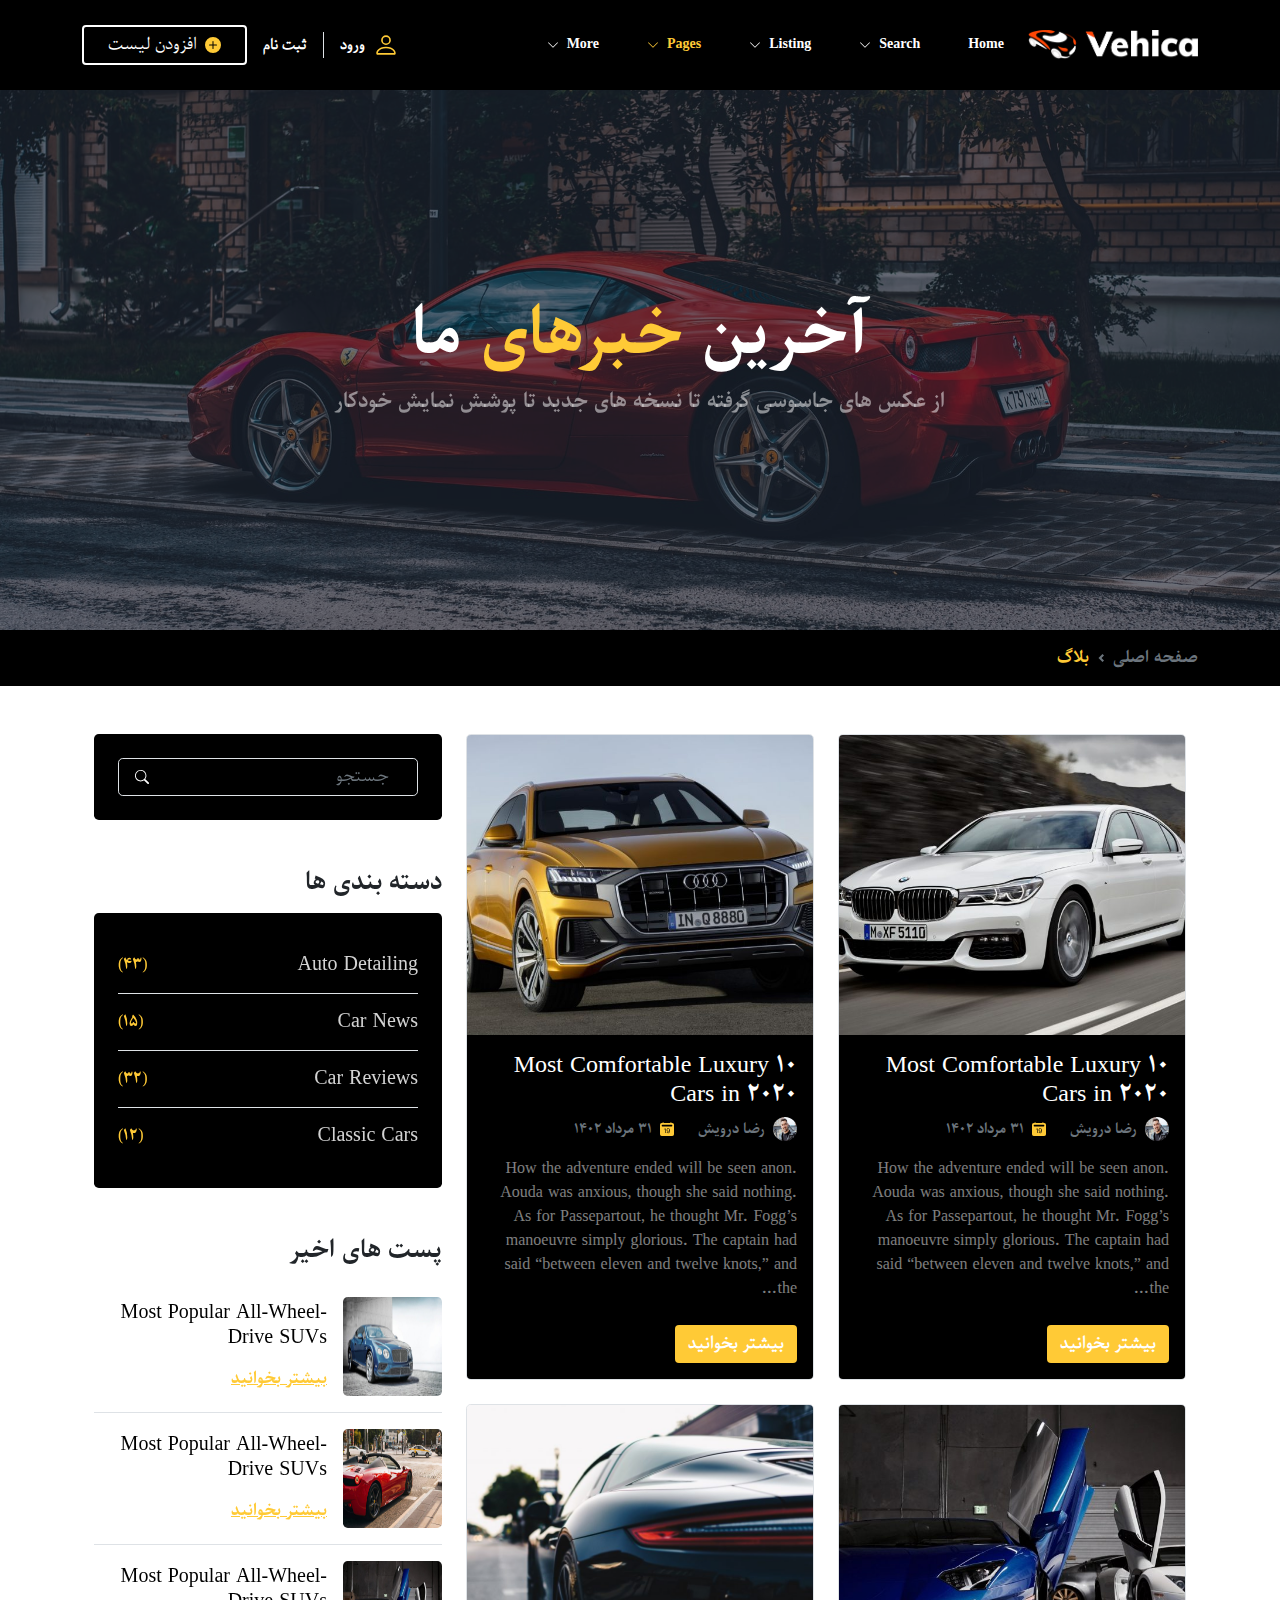
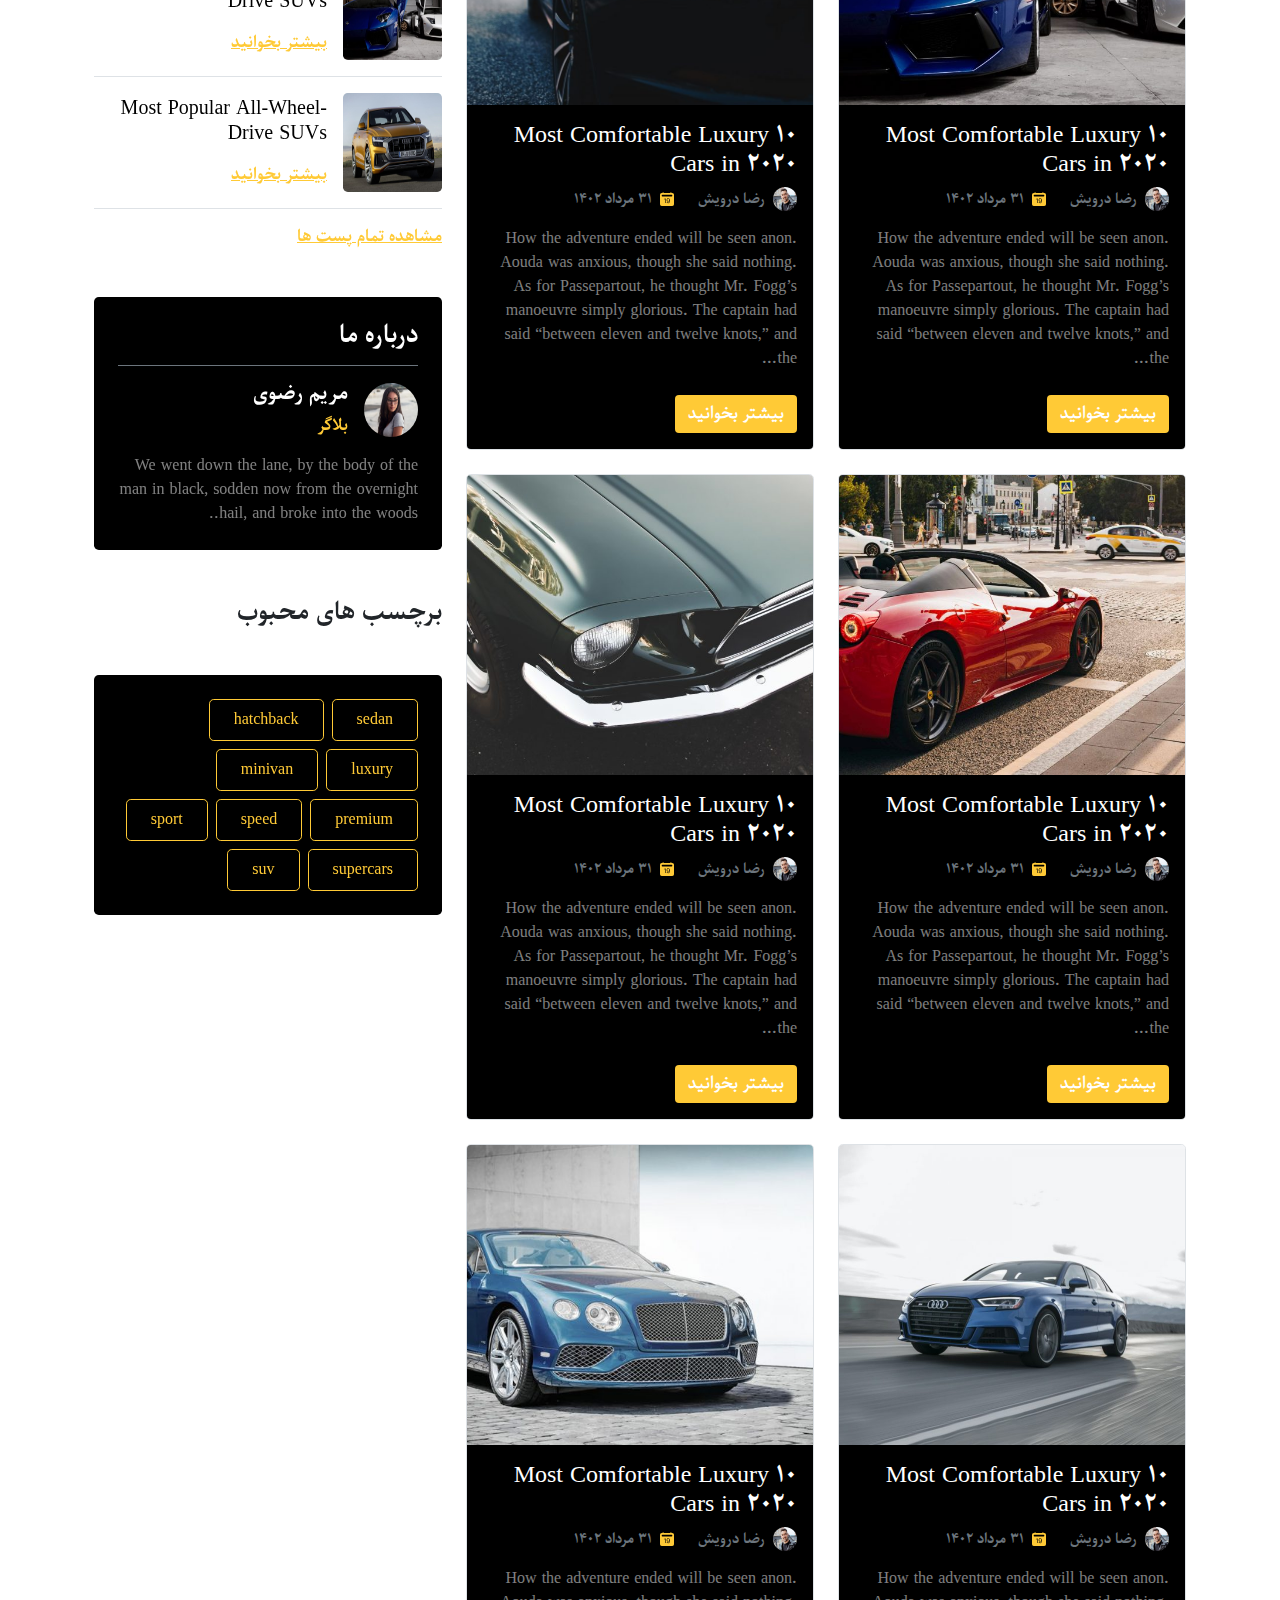
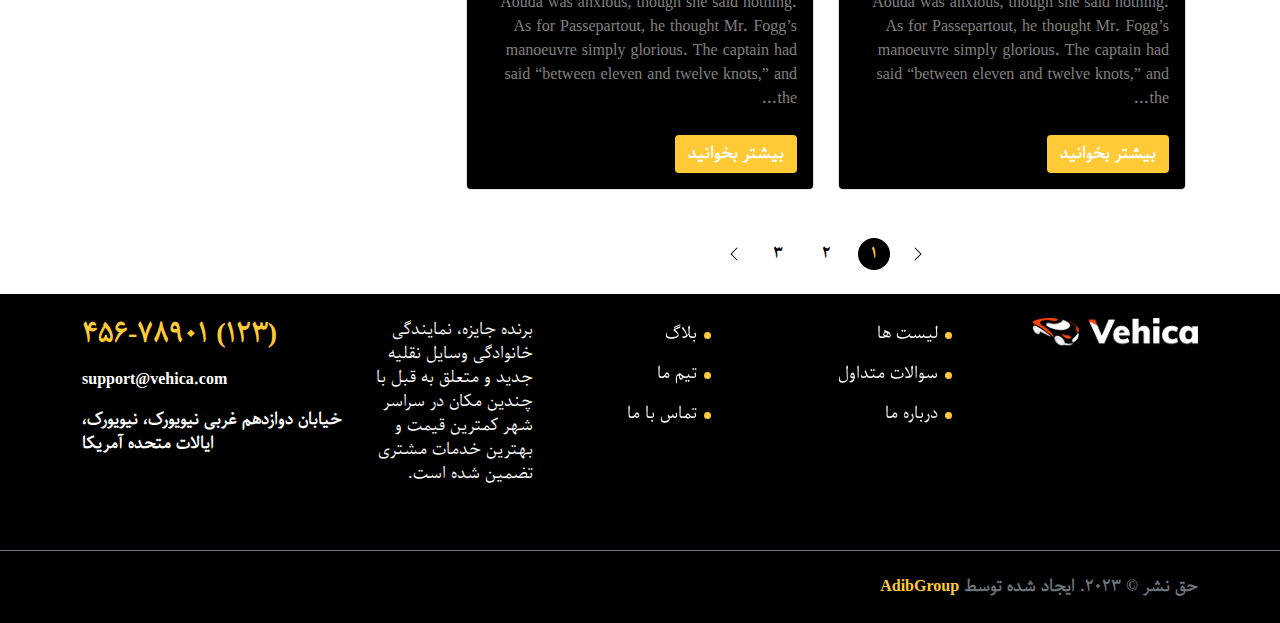
<file: blog.html>
<!DOCTYPE html>
<html lang="fa" dir="rtl">

<head>
    <meta charset="UTF-8">
    <meta name="viewport" content="width=device-width, initial-scale=1.0">
    <link rel="stylesheet" href="https://cdn.jsdelivr.net/npm/@fancyapps/ui@5.0/dist/fancybox/fancybox.css" />
    <link rel="stylesheet" href="https://cdn.jsdelivr.net/npm/swiper@9/swiper-bundle.min.css" />
    <link href="assets/css/swiper.min.css">
    <link href="assets/css/bootstrap.min.css" rel="stylesheet">
    <link rel='stylesheet' type='text/css' media='screen' href='assets/css/styles.css'>
    <title>بلاگ</title>
</head>

<body>

    <!-- header -->

    <header class="bg-black">

        <nav class="container d-flex justify-content-between align-items-center fw-bold">

            <!-- menu overlay -->
            <div id="menuOverlay"></div>

            <!-- ham icon -->
            <svg id="hamicon" xmlns="http://www.w3.org/2000/svg" width="33" height="33" fill="currentColor"
                class="bi bi-list-nested flex-shrink-0 main-text d-xl-none cursor" viewBox="0 0 16 16">
                <path fill-rule="evenodd"
                    d="M4.5 11.5A.5.5 0 0 1 5 11h10a.5.5 0 0 1 0 1H5a.5.5 0 0 1-.5-.5zm-2-4A.5.5 0 0 1 3 7h10a.5.5 0 0 1 0 1H3a.5.5 0 0 1-.5-.5zm-2-4A.5.5 0 0 1 1 3h10a.5.5 0 0 1 0 1H1a.5.5 0 0 1-.5-.5z" />
            </svg>
            <!-- logo && menu -->
            <div class="d-flex align-items-center gap-4">
                <a class="d-flex align-items-center gap-2">
                    <img alt="logo" src="assets/img/logo.png" class="img-fluid">
                </a>
                <ul class="m-0 list-unstyled menu p-0 d-xl-flex align-items-center gap-5">
                    <div class="d-flex d-xl-none align-items-center justify-content-between px-2 my-3">
                        <a class="d-flex align-items-center add-list main-bg transition gap-2 px-4 btn">
                            <svg xmlns="http://www.w3.org/2000/svg" width="16" height="16" fill="currentColor"
                                class="bi bi-plus-circle-fill text-white transition" viewBox="0 0 16 16">
                                <path
                                    d="M16 8A8 8 0 1 1 0 8a8 8 0 0 1 16 0zM8.5 4.5a.5.5 0 0 0-1 0v3h-3a.5.5 0 0 0 0 1h3v3a.5.5 0 0 0 1 0v-3h3a.5.5 0 0 0 0-1h-3v-3z">
                                </path>
                            </svg>
                            <span class="text-white transition">افزودن لیست</span>
                        </a>
                        <svg id="closeMenu" xmlns="http://www.w3.org/2000/svg" width="30" height="30"
                            fill="currentColor" class="bi bi-x-lg main-text cursor" viewBox="0 0 16 16">
                            <path
                                d="M2.146 2.854a.5.5 0 1 1 .708-.708L8 7.293l5.146-5.147a.5.5 0 0 1 .708.708L8.707 8l5.147 5.146a.5.5 0 0 1-.708.708L8 8.707l-5.146 5.147a.5.5 0 0 1-.708-.708L7.293 8 2.146 2.854Z" />
                        </svg>
                    </div>
                    <li><a>Home</a></li>
                    <li>
                        <a class="d-flex align-items-center justify-content-between justify-content-xl-start gap-2">
                            <span>Search</span>
                            <svg xmlns="http://www.w3.org/2000/svg" width="12" height="12" fill="currentColor"
                                class="bi bi-chevron-down" viewBox="0 0 16 16">
                                <path fill-rule="evenodd"
                                    d="M1.646 4.646a.5.5 0 0 1 .708 0L8 10.293l5.646-5.647a.5.5 0 0 1 .708.708l-6 6a.5.5 0 0 1-.708 0l-6-6a.5.5 0 0 1 0-.708z" />
                            </svg>
                        </a>
                        <ul class="m-0 p-0 list-unstyled">
                            <li class="bg-transparent d-none d-xl-block"><a class="border-bottom-0 d-block py-3"></a>
                            </li>
                            <div class="shadow p-3 py-0 py-xl-3 rounded-3">
                                <li class=""><a class="d-block py-0 py-xl-3">لیست املاک</a></li>
                                <li class=""><a class="d-block py-0 py-xl-3">مشاوران</a></li>
                                <li class=""><a class="d-block py-0 py-xl-3">نمایندگان</a></li>
                            </div>
                        </ul>
                    </li>
                    <li>
                        <a class="d-flex align-items-center justify-content-between justify-content-xl-start gap-2">
                            <span>Listing</span>
                            <svg xmlns="http://www.w3.org/2000/svg" width="12" height="12" fill="currentColor"
                                class="bi bi-chevron-down" viewBox="0 0 16 16">
                                <path fill-rule="evenodd"
                                    d="M1.646 4.646a.5.5 0 0 1 .708 0L8 10.293l5.646-5.647a.5.5 0 0 1 .708.708l-6 6a.5.5 0 0 1-.708 0l-6-6a.5.5 0 0 1 0-.708z" />
                            </svg>
                        </a>
                        <ul class="m-0 p-0 list-unstyled">
                            <li class="bg-transparent d-none d-xl-block"><a class="border-bottom-0 d-block py-3"></a>
                            </li>
                            <div class="shadow p-3 py-0 py-xl-3 rounded-3">
                                <li class=""><a class="d-block py-0 py-xl-3">لیست املاک</a></li>
                                <li class=""><a class="d-block py-0 py-xl-3">مشاوران</a></li>
                                <li class=""><a class="d-block py-0 py-xl-3">نمایندگان</a></li>
                            </div>
                        </ul>
                    </li>
                    <li>
                        <a
                            class="d-flex active align-items-center justify-content-between justify-content-xl-start gap-2">
                            <span>Pages</span>
                            <svg xmlns="http://www.w3.org/2000/svg" width="12" height="12" fill="currentColor"
                                class="bi bi-chevron-down" viewBox="0 0 16 16">
                                <path fill-rule="evenodd"
                                    d="M1.646 4.646a.5.5 0 0 1 .708 0L8 10.293l5.646-5.647a.5.5 0 0 1 .708.708l-6 6a.5.5 0 0 1-.708 0l-6-6a.5.5 0 0 1 0-.708z" />
                            </svg>
                        </a>
                        <ul class="m-0 p-0 list-unstyled">
                            <li class="bg-transparent d-none d-xl-block"><a class="border-bottom-0 d-block py-3"></a>
                            </li>
                            <div class="shadow p-3 py-0 py-xl-3 rounded-3">
                                <li class=""><a class="d-block py-0 py-xl-3">تماس با ما</a></li>
                                <li class=""><a class="d-block py-0 py-xl-3">مشاوران</a></li>
                                <li class=""><a class="d-block py-0 py-xl-3">نمایندگان</a></li>
                            </div>
                        </ul>
                    </li>
                    <li>
                        <a class="d-flex align-items-center justify-content-between justify-content-xl-start gap-2">
                            <span>More</span>
                            <svg xmlns="http://www.w3.org/2000/svg" width="12" height="12" fill="currentColor"
                                class="bi bi-chevron-down" viewBox="0 0 16 16">
                                <path fill-rule="evenodd"
                                    d="M1.646 4.646a.5.5 0 0 1 .708 0L8 10.293l5.646-5.647a.5.5 0 0 1 .708.708l-6 6a.5.5 0 0 1-.708 0l-6-6a.5.5 0 0 1 0-.708z" />
                            </svg>
                        </a>
                        <ul class="m-0 p-0 list-unstyled">
                            <li class="bg-transparent d-none d-xl-block"><a class="border-bottom-0 d-block py-3"></a>
                            </li>
                            <div class="shadow p-3 py-0 py-xl-3 rounded-3">
                                <li class=""><a class="d-block py-0 py-xl-3">لیست املاک</a></li>
                                <li class=""><a class="d-block py-0 py-xl-3">مشاوران</a></li>
                                <li class=""><a class="d-block py-0 py-xl-3">نمایندگان</a></li>
                            </div>
                        </ul>
                    </li>
                    <a class="d-flex d-xl-none align-items-center gap-3 text-white-50 px-3 py-2 mt-5">
                        <svg xmlns="http://www.w3.org/2000/svg" width="18" height="18" fill="currentColor"
                            class="bi bi-telephone-fill main-text" viewBox="0 0 16 16">
                            <path fill-rule="evenodd"
                                d="M1.885.511a1.745 1.745 0 0 1 2.61.163L6.29 2.98c.329.423.445.974.315 1.494l-.547 2.19a.678.678 0 0 0 .178.643l2.457 2.457a.678.678 0 0 0 .644.178l2.189-.547a1.745 1.745 0 0 1 1.494.315l2.306 1.794c.829.645.905 1.87.163 2.611l-1.034 1.034c-.74.74-1.846 1.065-2.877.702a18.634 18.634 0 0 1-7.01-4.42 18.634 18.634 0 0 1-4.42-7.009c-.362-1.03-.037-2.137.703-2.877L1.885.511z" />
                        </svg>
                        <p class="mb-0 h5 font-bold"> (123) 456-78901</p>
                    </a>
                    <a class="d-flex d-xl-none align-items-center gap-3 text-white-50 px-3 py-2">
                        <svg xmlns="http://www.w3.org/2000/svg" width="18" height="18" fill="currentColor"
                            class="bi bi-envelope main-text" viewBox="0 0 16 16">
                            <path
                                d="M0 4a2 2 0 0 1 2-2h12a2 2 0 0 1 2 2v8a2 2 0 0 1-2 2H2a2 2 0 0 1-2-2V4Zm2-1a1 1 0 0 0-1 1v.217l7 4.2 7-4.2V4a1 1 0 0 0-1-1H2Zm13 2.383-4.708 2.825L15 11.105V5.383Zm-.034 6.876-5.64-3.471L8 9.583l-1.326-.795-5.64 3.47A1 1 0 0 0 2 13h12a1 1 0 0 0 .966-.741ZM1 11.105l4.708-2.897L1 5.383v5.722Z" />
                        </svg>
                        <p class="mb-0 h5 font-bold"> support@vehica.com</p>
                    </a>
                </ul>
            </div>
            <!-- mobile login -->
            <a class="d-block d-xl-none">
                <svg xmlns="http://www.w3.org/2000/svg" width="40" height="40" fill="currentColor"
                    class="bi bi-people-fill text-white" viewBox="0 0 16 16">
                    <path
                        d="M7 14s-1 0-1-1 1-4 5-4 5 3 5 4-1 1-1 1H7Zm4-6a3 3 0 1 0 0-6 3 3 0 0 0 0 6Zm-5.784 6A2.238 2.238 0 0 1 5 13c0-1.355.68-2.75 1.936-3.72A6.325 6.325 0 0 0 5 9c-4 0-5 3-5 4s1 1 1 1h4.216ZM4.5 8a2.5 2.5 0 1 0 0-5 2.5 2.5 0 0 0 0 5Z" />
                </svg>
            </a>
            <!-- desktop login -->
            <div class="d-xl-flex d-none gap-3 align-items-center">
                <a class="d-flex align-items-center gap-2 border-start ps-3">
                    <svg xmlns="http://www.w3.org/2000/svg" width="26" height="26" fill="currentColor"
                        class="bi bi-person main-text" viewBox="0 0 16 16">
                        <path
                            d="M8 8a3 3 0 1 0 0-6 3 3 0 0 0 0 6Zm2-3a2 2 0 1 1-4 0 2 2 0 0 1 4 0Zm4 8c0 1-1 1-1 1H3s-1 0-1-1 1-4 6-4 6 3 6 4Zm-1-.004c-.001-.246-.154-.986-.832-1.664C11.516 10.68 10.289 10 8 10c-2.29 0-3.516.68-4.168 1.332-.678.678-.83 1.418-.832 1.664h10Z" />
                    </svg>
                    <span>ورود</span>
                </a>
                <a class="d-block">
                    <span>ثبت نام</span>
                </a>
                <a class="d-flex align-items-center main-text add-list transition gap-2 px-4 btn border-2 border-white">
                    <svg xmlns="http://www.w3.org/2000/svg" width="16" height="16" fill="currentColor"
                        class="bi bi-plus-circle-fill transition" viewBox="0 0 16 16">
                        <path
                            d="M16 8A8 8 0 1 1 0 8a8 8 0 0 1 16 0zM8.5 4.5a.5.5 0 0 0-1 0v3h-3a.5.5 0 0 0 0 1h3v3a.5.5 0 0 0 1 0v-3h3a.5.5 0 0 0 0-1h-3v-3z" />
                    </svg>
                    <span class="text-white transition">افزودن لیست</span>
                </a>
            </div>
        </nav>

    </header>

    <!-- main -->

    <main>

        <!-- blog section -->
        <section>
            <!-- banner -->
            <div class="blog-banner position-relative d-flex align-items-center justify-content-center">
                <div class="z-10 text-center font-bold container">
                    <h1 class="text-white display-3"> آخرین<span class="main-text"> خبرهای </span> ما </h1>
                    <h5 class="text-white-50 mt-3">از عکس های جاسوسی گرفته تا نسخه های جدید تا پوشش نمایش خودکار</h5>
                </div>
            </div>
            <!-- breadcrumb -->
            <div class="bg-black py-3">
                <div class="container">
                    <nav style="--bs-breadcrumb-divider: url(&#34;data:image/svg+xml,%3Csvg xmlns='http://www.w3.org/2000/svg' width='8' height='8'%3E%3Cpath d='M2.5 0L1 1.5 3.5 4 1 6.5 2.5 8l4-4-4-4z' fill='%236c757d'/%3E%3C/svg%3E&#34;);"
                        aria-label="breadcrumb">
                        <ol class="breadcrumb mb-0">
                            <li class="breadcrumb-item"><a class="text-secondary font-bold" href="index.html">صفحه
                                    اصلی</a></li>
                            <li class="breadcrumb-item main-text font-bold active" aria-current="page">بلاگ</li>
                        </ol>
                    </nav>
                </div>
            </div>
            <!-- row -->
            <div class="container my-5">
                <div class="row mx-0 g-4">
                    <!-- content -->
                    <div class="col-xl-8">
                        <!-- search -->
                        <form class="rounded-3 p-4 bg-black mb-5 d-xl-none">
                            <div class="d-flex align-items-center rounded-3 border gap-3 justify-content-between px-3">
                              <input placeholder="جستجو" class="form-control bg-transparent border-0 focus-none text-white">
                              <svg xmlns="http://www.w3.org/2000/svg" width="16" height="16" fill="currentColor" class="bi bi-search cursor text-white" viewBox="0 0 16 16">
                                <path d="M11.742 10.344a6.5 6.5 0 1 0-1.397 1.398h-.001c.03.04.062.078.098.115l3.85 3.85a1 1 0 0 0 1.415-1.414l-3.85-3.85a1.007 1.007 0 0 0-.115-.1zM12 6.5a5.5 5.5 0 1 1-11 0 5.5 5.5 0 0 1 11 0z"/>
                              </svg>
                            </div>
                        </form>
                        <!-- row -->
                        <div class="row g-4">
                            <div class="col-lg-6">
                                <div class="rounded-3 border overflow-hidden blog-card text-center text-lg-end">
                                    <div class="overflow-hidden">
                                        <img alt="blog" src="assets/img/1-54-768x512.jpg" class="img-fluid h-100 w-100">
                                    </div>
                                    <div class="bg-black p-3">
                                        <a class="text-white font-bold h4">10 Most Comfortable Luxury Cars in 2020 </a>
                                        <div
                                            class="d-flex align-items-center justify-content-center justify-content-lg-start flex-wrap gap-4 mt-2">
                                            <div class="d-flex align-items-center gap-2">
                                                <img alt="author" src="assets/img/p3-1-336x284.jpg"
                                                    class="rounded-circle d-block w-24 h-24">
                                                <p class="mb-0 text-secondary font-bold fs-14">رضا درویش</p>
                                            </div>
                                            <div class="d-flex align-items-center gap-2">
                                                <svg xmlns="http://www.w3.org/2000/svg" width="14" height="14"
                                                    fill="currentColor" class="bi bi-calendar2-date-fill main-text"
                                                    viewBox="0 0 16 16">
                                                    <path
                                                        d="M9.402 10.246c.625 0 1.184-.484 1.184-1.18 0-.832-.527-1.23-1.16-1.23-.586 0-1.168.387-1.168 1.21 0 .817.543 1.2 1.144 1.2z" />
                                                    <path
                                                        d="M3.5 0a.5.5 0 0 1 .5.5V1h8V.5a.5.5 0 0 1 1 0V1h1a2 2 0 0 1 2 2v11a2 2 0 0 1-2 2H2a2 2 0 0 1-2-2V3a2 2 0 0 1 2-2h1V.5a.5.5 0 0 1 .5-.5zm9.954 3H2.545c-.3 0-.545.224-.545.5v1c0 .276.244.5.545.5h10.91c.3 0 .545-.224.545-.5v-1c0-.276-.244-.5-.546-.5zm-4.118 9.79c1.258 0 2-1.067 2-2.872 0-1.934-.781-2.668-1.953-2.668-.926 0-1.797.672-1.797 1.809 0 1.16.824 1.77 1.676 1.77.746 0 1.23-.376 1.383-.79h.027c-.004 1.316-.461 2.164-1.305 2.164-.664 0-1.008-.45-1.05-.82h-.684c.047.64.594 1.406 1.703 1.406zm-2.89-5.435h-.633A12.6 12.6 0 0 0 4.5 8.16v.695c.375-.257.969-.62 1.258-.777h.012v4.61h.675V7.354z" />
                                                </svg>
                                                <p class="mb-0 text-secondary font-bold fs-14">31 مرداد 1402</p>
                                            </div>
                                        </div>
                                        <p class="font-bold text-white-50 mb-0 mt-3">
                                            How the adventure ended will be seen anon. Aouda was anxious, though she
                                            said nothing. As for Passepartout, he thought Mr. Fogg’s manoeuvre simply
                                            glorious. The captain had said “between eleven and twelve knots,” and the...
                                        </p>
                                        <a class="btn position-relative special-hover main-bg text-white mt-4 fw-bold">
                                            بیشتر بخوانید
                                        </a>
                                    </div>
                                </div>
                            </div>
                            <div class="col-lg-6">
                                <div class="rounded-3 border overflow-hidden blog-card text-center text-lg-end">
                                    <div class="overflow-hidden">
                                        <img alt="blog" src="assets/img/1-75-768x512.jpg" class="img-fluid h-100 w-100">
                                    </div>
                                    <div class="bg-black p-3">
                                        <a class="text-white font-bold h4">10 Most Comfortable Luxury Cars in 2020 </a>
                                        <div
                                            class="d-flex align-items-center justify-content-center justify-content-lg-start flex-wrap gap-4 mt-2">
                                            <div class="d-flex align-items-center gap-2">
                                                <img alt="author" src="assets/img/p3-1-336x284.jpg"
                                                    class="rounded-circle d-block w-24 h-24">
                                                <p class="mb-0 text-secondary font-bold fs-14">رضا درویش</p>
                                            </div>
                                            <div class="d-flex align-items-center gap-2">
                                                <svg xmlns="http://www.w3.org/2000/svg" width="14" height="14"
                                                    fill="currentColor" class="bi bi-calendar2-date-fill main-text"
                                                    viewBox="0 0 16 16">
                                                    <path
                                                        d="M9.402 10.246c.625 0 1.184-.484 1.184-1.18 0-.832-.527-1.23-1.16-1.23-.586 0-1.168.387-1.168 1.21 0 .817.543 1.2 1.144 1.2z" />
                                                    <path
                                                        d="M3.5 0a.5.5 0 0 1 .5.5V1h8V.5a.5.5 0 0 1 1 0V1h1a2 2 0 0 1 2 2v11a2 2 0 0 1-2 2H2a2 2 0 0 1-2-2V3a2 2 0 0 1 2-2h1V.5a.5.5 0 0 1 .5-.5zm9.954 3H2.545c-.3 0-.545.224-.545.5v1c0 .276.244.5.545.5h10.91c.3 0 .545-.224.545-.5v-1c0-.276-.244-.5-.546-.5zm-4.118 9.79c1.258 0 2-1.067 2-2.872 0-1.934-.781-2.668-1.953-2.668-.926 0-1.797.672-1.797 1.809 0 1.16.824 1.77 1.676 1.77.746 0 1.23-.376 1.383-.79h.027c-.004 1.316-.461 2.164-1.305 2.164-.664 0-1.008-.45-1.05-.82h-.684c.047.64.594 1.406 1.703 1.406zm-2.89-5.435h-.633A12.6 12.6 0 0 0 4.5 8.16v.695c.375-.257.969-.62 1.258-.777h.012v4.61h.675V7.354z" />
                                                </svg>
                                                <p class="mb-0 text-secondary font-bold fs-14">31 مرداد 1402</p>
                                            </div>
                                        </div>
                                        <p class="font-bold text-white-50 mb-0 mt-3">
                                            How the adventure ended will be seen anon. Aouda was anxious, though she
                                            said nothing. As for Passepartout, he thought Mr. Fogg’s manoeuvre simply
                                            glorious. The captain had said “between eleven and twelve knots,” and the...
                                        </p>
                                        <a class="btn position-relative special-hover main-bg text-white mt-4 fw-bold">
                                            بیشتر بخوانید
                                        </a>
                                    </div>
                                </div>
                            </div>
                            <div class="col-lg-6">
                                <div class="rounded-3 border overflow-hidden blog-card text-center text-lg-end">
                                    <div class="overflow-hidden">
                                        <img alt="blog"
                                            src="assets/img/craventure-media-bkyIc6uJIdU-unsplash-768x513.jpg"
                                            class="img-fluid h-100 w-100">
                                    </div>
                                    <div class="bg-black p-3">
                                        <a class="text-white font-bold h4">10 Most Comfortable Luxury Cars in 2020 </a>
                                        <div
                                            class="d-flex align-items-center justify-content-center justify-content-lg-start flex-wrap gap-4 mt-2">
                                            <div class="d-flex align-items-center gap-2">
                                                <img alt="author" src="assets/img/p3-1-336x284.jpg"
                                                    class="rounded-circle d-block w-24 h-24">
                                                <p class="mb-0 text-secondary font-bold fs-14">رضا درویش</p>
                                            </div>
                                            <div class="d-flex align-items-center gap-2">
                                                <svg xmlns="http://www.w3.org/2000/svg" width="14" height="14"
                                                    fill="currentColor" class="bi bi-calendar2-date-fill main-text"
                                                    viewBox="0 0 16 16">
                                                    <path
                                                        d="M9.402 10.246c.625 0 1.184-.484 1.184-1.18 0-.832-.527-1.23-1.16-1.23-.586 0-1.168.387-1.168 1.21 0 .817.543 1.2 1.144 1.2z" />
                                                    <path
                                                        d="M3.5 0a.5.5 0 0 1 .5.5V1h8V.5a.5.5 0 0 1 1 0V1h1a2 2 0 0 1 2 2v11a2 2 0 0 1-2 2H2a2 2 0 0 1-2-2V3a2 2 0 0 1 2-2h1V.5a.5.5 0 0 1 .5-.5zm9.954 3H2.545c-.3 0-.545.224-.545.5v1c0 .276.244.5.545.5h10.91c.3 0 .545-.224.545-.5v-1c0-.276-.244-.5-.546-.5zm-4.118 9.79c1.258 0 2-1.067 2-2.872 0-1.934-.781-2.668-1.953-2.668-.926 0-1.797.672-1.797 1.809 0 1.16.824 1.77 1.676 1.77.746 0 1.23-.376 1.383-.79h.027c-.004 1.316-.461 2.164-1.305 2.164-.664 0-1.008-.45-1.05-.82h-.684c.047.64.594 1.406 1.703 1.406zm-2.89-5.435h-.633A12.6 12.6 0 0 0 4.5 8.16v.695c.375-.257.969-.62 1.258-.777h.012v4.61h.675V7.354z" />
                                                </svg>
                                                <p class="mb-0 text-secondary font-bold fs-14">31 مرداد 1402</p>
                                            </div>
                                        </div>
                                        <p class="font-bold text-white-50 mb-0 mt-3">
                                            How the adventure ended will be seen anon. Aouda was anxious, though she
                                            said nothing. As for Passepartout, he thought Mr. Fogg’s manoeuvre simply
                                            glorious. The captain had said “between eleven and twelve knots,” and the...
                                        </p>
                                        <a class="btn position-relative special-hover main-bg text-white mt-4 fw-bold">
                                            بیشتر بخوانید
                                        </a>
                                    </div>
                                </div>
                            </div>
                            <div class="col-lg-6">
                                <div class="rounded-3 border overflow-hidden blog-card text-center text-lg-end">
                                    <div class="overflow-hidden">
                                        <img alt="blog" src="assets/img/supremelysab-XOUopgY9ISk-unsplash-768x614.jpg"
                                            class="img-fluid h-100 w-100">
                                    </div>
                                    <div class="bg-black p-3">
                                        <a class="text-white font-bold h4">10 Most Comfortable Luxury Cars in 2020 </a>
                                        <div
                                            class="d-flex align-items-center justify-content-center justify-content-lg-start flex-wrap gap-4 mt-2">
                                            <div class="d-flex align-items-center gap-2">
                                                <img alt="author" src="assets/img/p3-1-336x284.jpg"
                                                    class="rounded-circle d-block w-24 h-24">
                                                <p class="mb-0 text-secondary font-bold fs-14">رضا درویش</p>
                                            </div>
                                            <div class="d-flex align-items-center gap-2">
                                                <svg xmlns="http://www.w3.org/2000/svg" width="14" height="14"
                                                    fill="currentColor" class="bi bi-calendar2-date-fill main-text"
                                                    viewBox="0 0 16 16">
                                                    <path
                                                        d="M9.402 10.246c.625 0 1.184-.484 1.184-1.18 0-.832-.527-1.23-1.16-1.23-.586 0-1.168.387-1.168 1.21 0 .817.543 1.2 1.144 1.2z" />
                                                    <path
                                                        d="M3.5 0a.5.5 0 0 1 .5.5V1h8V.5a.5.5 0 0 1 1 0V1h1a2 2 0 0 1 2 2v11a2 2 0 0 1-2 2H2a2 2 0 0 1-2-2V3a2 2 0 0 1 2-2h1V.5a.5.5 0 0 1 .5-.5zm9.954 3H2.545c-.3 0-.545.224-.545.5v1c0 .276.244.5.545.5h10.91c.3 0 .545-.224.545-.5v-1c0-.276-.244-.5-.546-.5zm-4.118 9.79c1.258 0 2-1.067 2-2.872 0-1.934-.781-2.668-1.953-2.668-.926 0-1.797.672-1.797 1.809 0 1.16.824 1.77 1.676 1.77.746 0 1.23-.376 1.383-.79h.027c-.004 1.316-.461 2.164-1.305 2.164-.664 0-1.008-.45-1.05-.82h-.684c.047.64.594 1.406 1.703 1.406zm-2.89-5.435h-.633A12.6 12.6 0 0 0 4.5 8.16v.695c.375-.257.969-.62 1.258-.777h.012v4.61h.675V7.354z" />
                                                </svg>
                                                <p class="mb-0 text-secondary font-bold fs-14">31 مرداد 1402</p>
                                            </div>
                                        </div>
                                        <p class="font-bold text-white-50 mb-0 mt-3">
                                            How the adventure ended will be seen anon. Aouda was anxious, though she
                                            said nothing. As for Passepartout, he thought Mr. Fogg’s manoeuvre simply
                                            glorious. The captain had said “between eleven and twelve knots,” and the...
                                        </p>
                                        <a class="btn position-relative special-hover main-bg text-white mt-4 fw-bold">
                                            بیشتر بخوانید
                                        </a>
                                    </div>
                                </div>
                            </div>
                            <div class="col-lg-6">
                                <div class="rounded-3 border overflow-hidden blog-card text-center text-lg-end">
                                    <div class="overflow-hidden">
                                        <img alt="blog" src="assets/img/olia-nayda-KI0_WS7OrmA-unsplash-768x512.jpg"
                                            class="img-fluid h-100 w-100">
                                    </div>
                                    <div class="bg-black p-3">
                                        <a class="text-white font-bold h4">10 Most Comfortable Luxury Cars in 2020 </a>
                                        <div
                                            class="d-flex align-items-center justify-content-center justify-content-lg-start flex-wrap gap-4 mt-2">
                                            <div class="d-flex align-items-center gap-2">
                                                <img alt="author" src="assets/img/p3-1-336x284.jpg"
                                                    class="rounded-circle d-block w-24 h-24">
                                                <p class="mb-0 text-secondary font-bold fs-14">رضا درویش</p>
                                            </div>
                                            <div class="d-flex align-items-center gap-2">
                                                <svg xmlns="http://www.w3.org/2000/svg" width="14" height="14"
                                                    fill="currentColor" class="bi bi-calendar2-date-fill main-text"
                                                    viewBox="0 0 16 16">
                                                    <path
                                                        d="M9.402 10.246c.625 0 1.184-.484 1.184-1.18 0-.832-.527-1.23-1.16-1.23-.586 0-1.168.387-1.168 1.21 0 .817.543 1.2 1.144 1.2z" />
                                                    <path
                                                        d="M3.5 0a.5.5 0 0 1 .5.5V1h8V.5a.5.5 0 0 1 1 0V1h1a2 2 0 0 1 2 2v11a2 2 0 0 1-2 2H2a2 2 0 0 1-2-2V3a2 2 0 0 1 2-2h1V.5a.5.5 0 0 1 .5-.5zm9.954 3H2.545c-.3 0-.545.224-.545.5v1c0 .276.244.5.545.5h10.91c.3 0 .545-.224.545-.5v-1c0-.276-.244-.5-.546-.5zm-4.118 9.79c1.258 0 2-1.067 2-2.872 0-1.934-.781-2.668-1.953-2.668-.926 0-1.797.672-1.797 1.809 0 1.16.824 1.77 1.676 1.77.746 0 1.23-.376 1.383-.79h.027c-.004 1.316-.461 2.164-1.305 2.164-.664 0-1.008-.45-1.05-.82h-.684c.047.64.594 1.406 1.703 1.406zm-2.89-5.435h-.633A12.6 12.6 0 0 0 4.5 8.16v.695c.375-.257.969-.62 1.258-.777h.012v4.61h.675V7.354z" />
                                                </svg>
                                                <p class="mb-0 text-secondary font-bold fs-14">31 مرداد 1402</p>
                                            </div>
                                        </div>
                                        <p class="font-bold text-white-50 mb-0 mt-3">
                                            How the adventure ended will be seen anon. Aouda was anxious, though she
                                            said nothing. As for Passepartout, he thought Mr. Fogg’s manoeuvre simply
                                            glorious. The captain had said “between eleven and twelve knots,” and the...
                                        </p>
                                        <a class="btn position-relative special-hover main-bg text-white mt-4 fw-bold">
                                            بیشتر بخوانید
                                        </a>
                                    </div>
                                </div>
                            </div>
                            <div class="col-lg-6">
                                <div class="rounded-3 border overflow-hidden blog-card text-center text-lg-end">
                                    <div class="overflow-hidden">
                                        <img alt="blog" src="assets/img/joey-banks-QuCcmm4c5QI-unsplash-768x512.jpg"
                                            class="img-fluid h-100 w-100">
                                    </div>
                                    <div class="bg-black p-3">
                                        <a class="text-white font-bold h4">10 Most Comfortable Luxury Cars in 2020 </a>
                                        <div
                                            class="d-flex align-items-center justify-content-center justify-content-lg-start flex-wrap gap-4 mt-2">
                                            <div class="d-flex align-items-center gap-2">
                                                <img alt="author" src="assets/img/p3-1-336x284.jpg"
                                                    class="rounded-circle d-block w-24 h-24">
                                                <p class="mb-0 text-secondary font-bold fs-14">رضا درویش</p>
                                            </div>
                                            <div class="d-flex align-items-center gap-2">
                                                <svg xmlns="http://www.w3.org/2000/svg" width="14" height="14"
                                                    fill="currentColor" class="bi bi-calendar2-date-fill main-text"
                                                    viewBox="0 0 16 16">
                                                    <path
                                                        d="M9.402 10.246c.625 0 1.184-.484 1.184-1.18 0-.832-.527-1.23-1.16-1.23-.586 0-1.168.387-1.168 1.21 0 .817.543 1.2 1.144 1.2z" />
                                                    <path
                                                        d="M3.5 0a.5.5 0 0 1 .5.5V1h8V.5a.5.5 0 0 1 1 0V1h1a2 2 0 0 1 2 2v11a2 2 0 0 1-2 2H2a2 2 0 0 1-2-2V3a2 2 0 0 1 2-2h1V.5a.5.5 0 0 1 .5-.5zm9.954 3H2.545c-.3 0-.545.224-.545.5v1c0 .276.244.5.545.5h10.91c.3 0 .545-.224.545-.5v-1c0-.276-.244-.5-.546-.5zm-4.118 9.79c1.258 0 2-1.067 2-2.872 0-1.934-.781-2.668-1.953-2.668-.926 0-1.797.672-1.797 1.809 0 1.16.824 1.77 1.676 1.77.746 0 1.23-.376 1.383-.79h.027c-.004 1.316-.461 2.164-1.305 2.164-.664 0-1.008-.45-1.05-.82h-.684c.047.64.594 1.406 1.703 1.406zm-2.89-5.435h-.633A12.6 12.6 0 0 0 4.5 8.16v.695c.375-.257.969-.62 1.258-.777h.012v4.61h.675V7.354z" />
                                                </svg>
                                                <p class="mb-0 text-secondary font-bold fs-14">31 مرداد 1402</p>
                                            </div>
                                        </div>
                                        <p class="font-bold text-white-50 mb-0 mt-3">
                                            How the adventure ended will be seen anon. Aouda was anxious, though she
                                            said nothing. As for Passepartout, he thought Mr. Fogg’s manoeuvre simply
                                            glorious. The captain had said “between eleven and twelve knots,” and the...
                                        </p>
                                        <a class="btn position-relative special-hover main-bg text-white mt-4 fw-bold">
                                            بیشتر بخوانید
                                        </a>
                                    </div>
                                </div>
                            </div>
                            <div class="col-lg-6">
                                <div class="rounded-3 border overflow-hidden blog-card text-center text-lg-end">
                                    <div class="overflow-hidden">
                                        <img alt="blog" src="assets/img/audi1-768x600.jpg"
                                            class="img-fluid h-100 w-100">
                                    </div>
                                    <div class="bg-black p-3">
                                        <a class="text-white font-bold h4">10 Most Comfortable Luxury Cars in 2020 </a>
                                        <div
                                            class="d-flex align-items-center justify-content-center justify-content-lg-start flex-wrap gap-4 mt-2">
                                            <div class="d-flex align-items-center gap-2">
                                                <img alt="author" src="assets/img/p3-1-336x284.jpg"
                                                    class="rounded-circle d-block w-24 h-24">
                                                <p class="mb-0 text-secondary font-bold fs-14">رضا درویش</p>
                                            </div>
                                            <div class="d-flex align-items-center gap-2">
                                                <svg xmlns="http://www.w3.org/2000/svg" width="14" height="14"
                                                    fill="currentColor" class="bi bi-calendar2-date-fill main-text"
                                                    viewBox="0 0 16 16">
                                                    <path
                                                        d="M9.402 10.246c.625 0 1.184-.484 1.184-1.18 0-.832-.527-1.23-1.16-1.23-.586 0-1.168.387-1.168 1.21 0 .817.543 1.2 1.144 1.2z" />
                                                    <path
                                                        d="M3.5 0a.5.5 0 0 1 .5.5V1h8V.5a.5.5 0 0 1 1 0V1h1a2 2 0 0 1 2 2v11a2 2 0 0 1-2 2H2a2 2 0 0 1-2-2V3a2 2 0 0 1 2-2h1V.5a.5.5 0 0 1 .5-.5zm9.954 3H2.545c-.3 0-.545.224-.545.5v1c0 .276.244.5.545.5h10.91c.3 0 .545-.224.545-.5v-1c0-.276-.244-.5-.546-.5zm-4.118 9.79c1.258 0 2-1.067 2-2.872 0-1.934-.781-2.668-1.953-2.668-.926 0-1.797.672-1.797 1.809 0 1.16.824 1.77 1.676 1.77.746 0 1.23-.376 1.383-.79h.027c-.004 1.316-.461 2.164-1.305 2.164-.664 0-1.008-.45-1.05-.82h-.684c.047.64.594 1.406 1.703 1.406zm-2.89-5.435h-.633A12.6 12.6 0 0 0 4.5 8.16v.695c.375-.257.969-.62 1.258-.777h.012v4.61h.675V7.354z" />
                                                </svg>
                                                <p class="mb-0 text-secondary font-bold fs-14">31 مرداد 1402</p>
                                            </div>
                                        </div>
                                        <p class="font-bold text-white-50 mb-0 mt-3">
                                            How the adventure ended will be seen anon. Aouda was anxious, though she
                                            said nothing. As for Passepartout, he thought Mr. Fogg’s manoeuvre simply
                                            glorious. The captain had said “between eleven and twelve knots,” and the...
                                        </p>
                                        <a class="btn position-relative special-hover main-bg text-white mt-4 fw-bold">
                                            بیشتر بخوانید
                                        </a>
                                    </div>
                                </div>
                            </div>
                            <div class="col-lg-6">
                                <div class="rounded-3 border overflow-hidden blog-card text-center text-lg-end">
                                    <div class="overflow-hidden">
                                        <img alt="blog" src="assets/img/bn-768x404.jpg" class="img-fluid h-100 w-100">
                                    </div>
                                    <div class="bg-black p-3">
                                        <a class="text-white font-bold h4">10 Most Comfortable Luxury Cars in 2020 </a>
                                        <div
                                            class="d-flex align-items-center justify-content-center justify-content-lg-start flex-wrap gap-4 mt-2">
                                            <div class="d-flex align-items-center gap-2">
                                                <img alt="author" src="assets/img/p3-1-336x284.jpg"
                                                    class="rounded-circle d-block w-24 h-24">
                                                <p class="mb-0 text-secondary font-bold fs-14">رضا درویش</p>
                                            </div>
                                            <div class="d-flex align-items-center gap-2">
                                                <svg xmlns="http://www.w3.org/2000/svg" width="14" height="14"
                                                    fill="currentColor" class="bi bi-calendar2-date-fill main-text"
                                                    viewBox="0 0 16 16">
                                                    <path
                                                        d="M9.402 10.246c.625 0 1.184-.484 1.184-1.18 0-.832-.527-1.23-1.16-1.23-.586 0-1.168.387-1.168 1.21 0 .817.543 1.2 1.144 1.2z" />
                                                    <path
                                                        d="M3.5 0a.5.5 0 0 1 .5.5V1h8V.5a.5.5 0 0 1 1 0V1h1a2 2 0 0 1 2 2v11a2 2 0 0 1-2 2H2a2 2 0 0 1-2-2V3a2 2 0 0 1 2-2h1V.5a.5.5 0 0 1 .5-.5zm9.954 3H2.545c-.3 0-.545.224-.545.5v1c0 .276.244.5.545.5h10.91c.3 0 .545-.224.545-.5v-1c0-.276-.244-.5-.546-.5zm-4.118 9.79c1.258 0 2-1.067 2-2.872 0-1.934-.781-2.668-1.953-2.668-.926 0-1.797.672-1.797 1.809 0 1.16.824 1.77 1.676 1.77.746 0 1.23-.376 1.383-.79h.027c-.004 1.316-.461 2.164-1.305 2.164-.664 0-1.008-.45-1.05-.82h-.684c.047.64.594 1.406 1.703 1.406zm-2.89-5.435h-.633A12.6 12.6 0 0 0 4.5 8.16v.695c.375-.257.969-.62 1.258-.777h.012v4.61h.675V7.354z" />
                                                </svg>
                                                <p class="mb-0 text-secondary font-bold fs-14">31 مرداد 1402</p>
                                            </div>
                                        </div>
                                        <p class="font-bold text-white-50 mb-0 mt-3">
                                            How the adventure ended will be seen anon. Aouda was anxious, though she
                                            said nothing. As for Passepartout, he thought Mr. Fogg’s manoeuvre simply
                                            glorious. The captain had said “between eleven and twelve knots,” and the...
                                        </p>
                                        <a class="btn position-relative special-hover main-bg text-white mt-4 fw-bold">
                                            بیشتر بخوانید
                                        </a>
                                    </div>
                                </div>
                            </div>
                        </div>
                        <!-- pagination -->
                        <div class="d-flex align-items-center justify-content-center gap-3 pagination mt-5">
                            <a
                                class="d-flex align-items-center justify-content-center rounded-circle w-24 h-24 font-bold">
                                <svg xmlns="http://www.w3.org/2000/svg" width="16" height="16" fill="currentColor"
                                    class="bi bi-chevron-right" viewBox="0 0 16 16">
                                    <path fill-rule="evenodd"
                                        d="M4.646 1.646a.5.5 0 0 1 .708 0l6 6a.5.5 0 0 1 0 .708l-6 6a.5.5 0 0 1-.708-.708L10.293 8 4.646 2.354a.5.5 0 0 1 0-.708z" />
                                </svg>
                            </a>
                            <a
                                class="d-flex align-items-center justify-content-center rounded-circle w-24 h-24 font-bold p-3 active">1</a>
                            <a
                                class="d-flex align-items-center justify-content-center rounded-circle w-24 h-24 font-bold p-3">2</a>
                            <a
                                class="d-flex align-items-center justify-content-center rounded-circle w-24 h-24 font-bold p-3">3</a>
                            <a
                                class="d-flex align-items-center justify-content-center rounded-circle w-24 h-24 font-bold">
                                <svg xmlns="http://www.w3.org/2000/svg" width="16" height="16" fill="currentColor"
                                    class="bi bi-chevron-left" viewBox="0 0 16 16">
                                    <path fill-rule="evenodd"
                                        d="M11.354 1.646a.5.5 0 0 1 0 .708L5.707 8l5.647 5.646a.5.5 0 0 1-.708.708l-6-6a.5.5 0 0 1 0-.708l6-6a.5.5 0 0 1 .708 0z" />
                                </svg>
                            </a>
                        </div>
                    </div>
                    <!-- sidebar -->
                    <div class="col-xl-4">
                        <div class="position-sticky top-37">
                            <!-- search -->
                            <form class="rounded-3 p-4 bg-black d-none d-xl-block">
                                <div class="d-flex align-items-center rounded-3 border gap-3 justify-content-between px-3">
                                  <input placeholder="جستجو" class="form-control bg-transparent border-0 focus-none text-white">
                                  <svg xmlns="http://www.w3.org/2000/svg" width="16" height="16" fill="currentColor" class="bi bi-search cursor text-white" viewBox="0 0 16 16">
                                    <path d="M11.742 10.344a6.5 6.5 0 1 0-1.397 1.398h-.001c.03.04.062.078.098.115l3.85 3.85a1 1 0 0 0 1.415-1.414l-3.85-3.85a1.007 1.007 0 0 0-.115-.1zM12 6.5a5.5 5.5 0 1 1-11 0 5.5 5.5 0 0 1 11 0z"/>
                                  </svg>
                                </div>
                            </form>
                            <!-- category -->
                            <div>
                                <h4 class="font-bold mb-3 mt-5">دسته بندی ها</h4>
                                <div class="rounded-3 p-4 bg-black">
                                  <a class="d-flex align-items-center justify-content-between border-bottom py-3 text-gray">
                                     <p class="mb-0 h5">Auto Detailing</p>
                                     <p class="font-bold main-text mb-0">(43)</p>
                                  </a>
                                  <a class="d-flex align-items-center justify-content-between border-bottom py-3 text-gray">
                                     <p class="mb-0 h5">Car News</p>
                                     <p class="font-bold main-text mb-0">(15)</p>
                                  </a>
                                  <a class="d-flex align-items-center justify-content-between border-bottom py-3 text-gray">
                                     <p class="mb-0 h5">Car Reviews</p>
                                     <p class="font-bold main-text mb-0">(32)</p>
                                  </a>
                                  <a class="d-flex align-items-center justify-content-between py-3 text-gray">
                                     <p class="mb-0 h5">Classic Cars</p>
                                     <p class="font-bold main-text mb-0">(12)</p>
                                  </a>
                                </div>
                            </div>
                            <!-- posts -->
                            <div>
                                <h4 class="font-bold mb-3 mt-5">پست های اخیر</h4>
                            <div>
                                <div class="d-flex align-items-center gap-3 py-3 border-bottom">
                                  <img alt="post" src="assets/img/bn-768x404.jpg" class="w-99 h-99 rounded-3">
                                  <div>
                                    <a class="font-bold h5 text-black">Most Popular All-Wheel-Drive SUVs </a>
                                    <a class="text-decoration-underline mt-3 main-text d-block font-bold">بیشتر بخوانید</a>
                                  </div>
                                </div>
                                <div class="d-flex align-items-center gap-3 py-3 border-bottom">
                                  <img alt="post" src="assets/img/olia-nayda-KI0_WS7OrmA-unsplash-768x512.jpg" class="w-99 h-99 rounded-3">
                                  <div>
                                    <a class="font-bold h5 text-black">Most Popular All-Wheel-Drive SUVs </a>
                                    <a class="text-decoration-underline mt-3 main-text d-block font-bold">بیشتر بخوانید</a>
                                  </div>
                                </div>
                                <div class="d-flex align-items-center gap-3 py-3 border-bottom">
                                  <img alt="post" src="assets/img/craventure-media-bkyIc6uJIdU-unsplash-768x513.jpg" class="w-99 h-99 rounded-3">
                                  <div>
                                    <a class="font-bold h5 text-black">Most Popular All-Wheel-Drive SUVs </a>
                                    <a class="text-decoration-underline mt-3 main-text d-block font-bold">بیشتر بخوانید</a>
                                  </div>
                                </div>
                                <div class="d-flex align-items-center gap-3 py-3 border-bottom">
                                  <img alt="post" src="assets/img/1-75-768x512.jpg" class="w-99 h-99 rounded-3">
                                  <div>
                                    <a class="font-bold h5 text-black">Most Popular All-Wheel-Drive SUVs </a>
                                    <a class="text-decoration-underline mt-3 main-text d-block font-bold">بیشتر بخوانید</a>
                                  </div>
                                </div>
                                <a class="text-decoration-underline mt-3 main-text d-block font-bold">مشاهده تمام پست ها</a>
                            </div>
                            </div>
                            <!-- about -->
                            <div class="bg-black rounded-3 p-4 mt-5">
                                <h4 class="font-bold mb-3 border-bottom border-secondary pb-3 text-white">درباره ما</h4>
                                <div class="d-flex align-items-center gap-3">
                                  <img alt="about" src="assets/img/p7-1-336x284.jpg" class="img-fluid w-54 h-54 rounded-circle">
                                  <div class="font-bold">
                                    <h5 class="text-white">مریم رضوی</h5>
                                    <p class="main-text mb-0">بلاگر</p>
                                  </div>
                                </div>
                                <p class="text-white-50 mt-3 mb-0">
                                    We went down the lane, by the body of the man in black, sodden now from the overnight hail, and broke into the woods..
                                </p>
                            </div>
                            <!-- tags -->
                            <div>
                                <h4 class="font-bold mb-3 mt-5">برچسب های محبوب</h4>
                                <div class="bg-black p-4 rounded-3 mt-5">
                                   <div class="d-flex align-items-center gap-2 flex-wrap">
                                      <a class="py-2 px-4 rounded-3 tag main-text border-main">sedan</a>
                                      <a class="py-2 px-4 rounded-3 tag main-text border-main">hatchback</a>
                                      <a class="py-2 px-4 rounded-3 tag main-text border-main">luxury</a>
                                      <a class="py-2 px-4 rounded-3 tag main-text border-main">minivan</a>
                                      <a class="py-2 px-4 rounded-3 tag main-text border-main">premium</a>
                                      <a class="py-2 px-4 rounded-3 tag main-text border-main">speed</a>
                                      <a class="py-2 px-4 rounded-3 tag main-text border-main">sport</a>
                                      <a class="py-2 px-4 rounded-3 tag main-text border-main">supercars</a>
                                      <a class="py-2 px-4 rounded-3 tag main-text border-main">suv</a>
                                   </div>
                                </div>
                            </div>
                        </div>
                    </div>
                </div>
            </div>
            </div>
        </section>

    </main>

    <!-- footer -->

    <footer>
        <div class="container pb-5">
            <div class="row g-4">
                <div class="col-lg-2">
                    <img alt="footer-logo" src="assets/img/logo.png" class="img-fluid my-4 my-lg-0 d-block mx-auto">
                </div>
                <div class="col-lg-5">
                    <div class="d-flex justify-content-around">
                        <ul class="list-unstyled p-0 lh-lg">
                            <li class="mb-2 position-relative"><a class="text-white transition">لیست ها</a></li>
                            <li class="mb-2 position-relative"><a class="text-white transition">سوالات متداول</a></li>
                            <li class="mb-2 position-relative"><a class="text-white transition">درباره ما</a></li>
                        </ul>
                        <ul class="list-unstyled p-0 lh-lg">
                            <li class="mb-2 position-relative"><a class="text-white transition">بلاگ</a></li>
                            <li class="mb-2 position-relative"><a class="text-white transition">تیم ما</a></li>
                            <li class="mb-2 position-relative"><a class="text-white transition">تماس با ما</a></li>
                        </ul>
                    </div>
                </div>
                <div class="col-lg-2">
                    <p class="text-white">
                        برنده جایزه، نمایندگی خانوادگی وسایل نقلیه جدید و متعلق به قبل با چندین مکان
                        در سراسر شهر کمترین قیمت و بهترین خدمات مشتری تضمین شده است.
                    </p>
                </div>
                <div class="col-lg-3 text-lg-start">
                    <a class="h3 fw-bold d-block main-text">(123) 456-78901</a>
                    <a class="text-white fw-bold d-block mt-3">support@vehica.com </a>
                    <a class="text-white fw-bold d-block mt-3">خیابان دوازدهم غربی
                        نیویورک، نیویورک، ایالات متحده آمریکا</a>
                </div>
            </div>
        </div>
        <div class="border-top border-secondary fw-bold py-4 text-muted">
            <div class="container">
                <p class="mb-0"> حق نشر © 2023. ایجاد شده توسط <a class="main-text"> AdibGroup </a></p>
            </div>
        </div>
    </footer>



    <script src="https://cdn.jsdelivr.net/npm/@fancyapps/ui@5.0/dist/fancybox/fancybox.umd.js"></script>
    <script src="https://cdn.jsdelivr.net/npm/swiper@9/swiper-bundle.min.js"></script>
    <script src="assets/js/swiper.min.js"></script>
    <script src="assets/js/scrollreveal.min.js"></script>
    <script src="assets/js/scripts.js"></script>
    <script src="assets/js/bootstrap.bundle.min.js"></script>
</body>

</html>
</file>
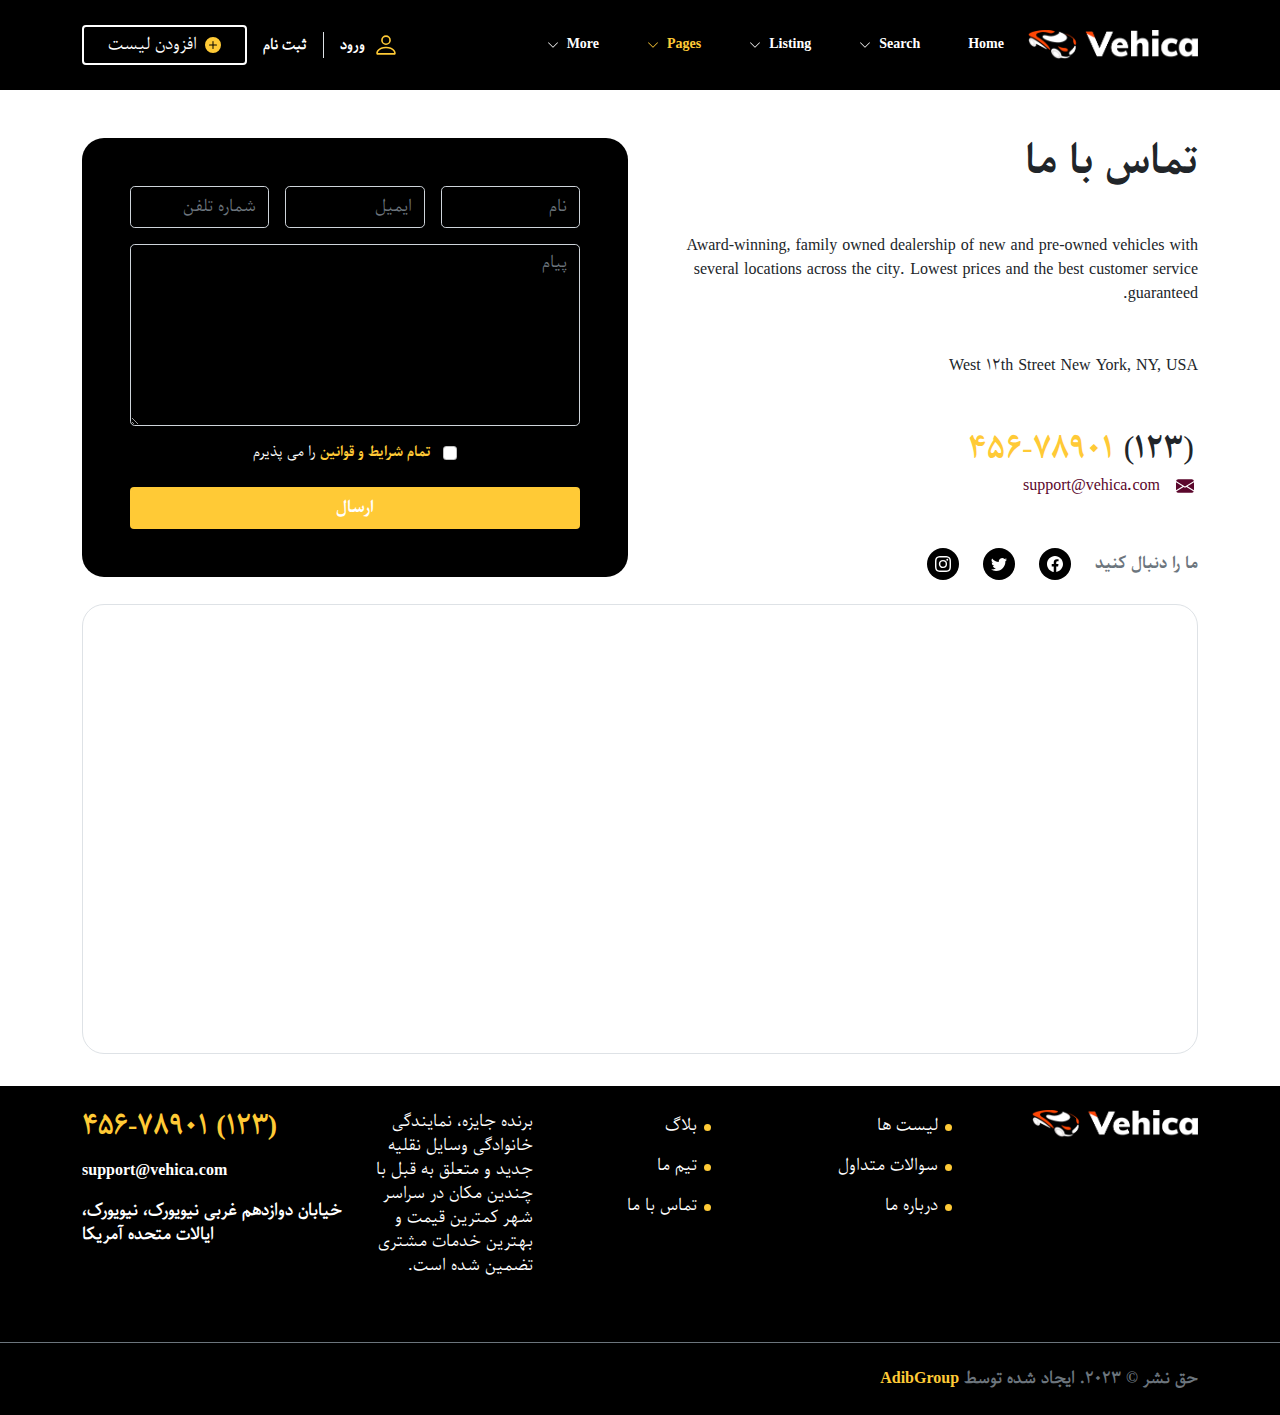
<file: contact-us.html>
<!DOCTYPE html>
<html lang="fa" dir="rtl">

<head>
    <meta charset="UTF-8">
    <meta name="viewport" content="width=device-width, initial-scale=1.0">
    <link rel="stylesheet" href="https://cdn.jsdelivr.net/npm/@fancyapps/ui@5.0/dist/fancybox/fancybox.css" />
    <link rel="stylesheet" href="https://cdn.jsdelivr.net/npm/swiper@9/swiper-bundle.min.css" />
    <link href="assets/css/swiper.min.css">
    <link href="assets/css/bootstrap.min.css" rel="stylesheet">
    <link rel='stylesheet' type='text/css' media='screen' href='assets/css/styles.css'>
    <title>تماس با ما</title>
</head>

<body>

    <!-- header -->

    <header class="bg-black">

        <nav class="container d-flex justify-content-between align-items-center fw-bold">

            <!-- menu overlay -->
            <div id="menuOverlay"></div>

            <!-- ham icon -->
            <svg id="hamicon" xmlns="http://www.w3.org/2000/svg" width="33" height="33" fill="currentColor"
                class="bi bi-list-nested flex-shrink-0 main-text d-xl-none cursor" viewBox="0 0 16 16">
                <path fill-rule="evenodd"
                    d="M4.5 11.5A.5.5 0 0 1 5 11h10a.5.5 0 0 1 0 1H5a.5.5 0 0 1-.5-.5zm-2-4A.5.5 0 0 1 3 7h10a.5.5 0 0 1 0 1H3a.5.5 0 0 1-.5-.5zm-2-4A.5.5 0 0 1 1 3h10a.5.5 0 0 1 0 1H1a.5.5 0 0 1-.5-.5z" />
            </svg>
            <!-- logo && menu -->
            <div class="d-flex align-items-center gap-4">
                <a class="d-flex align-items-center gap-2">
                    <img alt="logo" src="assets/img/logo.png" class="img-fluid">
                </a>
                <ul class="m-0 list-unstyled menu p-0 d-xl-flex align-items-center gap-5">
                    <div class="d-flex d-xl-none align-items-center justify-content-between px-2 my-3">
                        <a class="d-flex align-items-center add-list main-bg transition gap-2 px-4 btn">
                            <svg xmlns="http://www.w3.org/2000/svg" width="16" height="16" fill="currentColor"
                                class="bi bi-plus-circle-fill text-white transition" viewBox="0 0 16 16">
                                <path
                                    d="M16 8A8 8 0 1 1 0 8a8 8 0 0 1 16 0zM8.5 4.5a.5.5 0 0 0-1 0v3h-3a.5.5 0 0 0 0 1h3v3a.5.5 0 0 0 1 0v-3h3a.5.5 0 0 0 0-1h-3v-3z">
                                </path>
                            </svg>
                            <span class="text-white transition">افزودن لیست</span>
                        </a>
                        <svg id="closeMenu" xmlns="http://www.w3.org/2000/svg" width="30" height="30"
                            fill="currentColor" class="bi bi-x-lg main-text cursor" viewBox="0 0 16 16">
                            <path
                                d="M2.146 2.854a.5.5 0 1 1 .708-.708L8 7.293l5.146-5.147a.5.5 0 0 1 .708.708L8.707 8l5.147 5.146a.5.5 0 0 1-.708.708L8 8.707l-5.146 5.147a.5.5 0 0 1-.708-.708L7.293 8 2.146 2.854Z" />
                        </svg>
                    </div>
                    <li><a>Home</a></li>
                    <li>
                        <a class="d-flex align-items-center justify-content-between justify-content-xl-start gap-2">
                            <span>Search</span>
                            <svg xmlns="http://www.w3.org/2000/svg" width="12" height="12" fill="currentColor"
                                class="bi bi-chevron-down" viewBox="0 0 16 16">
                                <path fill-rule="evenodd"
                                    d="M1.646 4.646a.5.5 0 0 1 .708 0L8 10.293l5.646-5.647a.5.5 0 0 1 .708.708l-6 6a.5.5 0 0 1-.708 0l-6-6a.5.5 0 0 1 0-.708z" />
                            </svg>
                        </a>
                        <ul class="m-0 p-0 list-unstyled">
                            <li class="bg-transparent d-none d-xl-block"><a class="border-bottom-0 d-block py-3"></a>
                            </li>
                            <div class="shadow p-3 py-0 py-xl-3 rounded-3">
                                <li class=""><a class="d-block py-0 py-xl-3">لیست املاک</a></li>
                                <li class=""><a class="d-block py-0 py-xl-3">مشاوران</a></li>
                                <li class=""><a class="d-block py-0 py-xl-3">نمایندگان</a></li>
                            </div>
                        </ul>
                    </li>
                    <li>
                        <a class="d-flex align-items-center justify-content-between justify-content-xl-start gap-2">
                            <span>Listing</span>
                            <svg xmlns="http://www.w3.org/2000/svg" width="12" height="12" fill="currentColor"
                                class="bi bi-chevron-down" viewBox="0 0 16 16">
                                <path fill-rule="evenodd"
                                    d="M1.646 4.646a.5.5 0 0 1 .708 0L8 10.293l5.646-5.647a.5.5 0 0 1 .708.708l-6 6a.5.5 0 0 1-.708 0l-6-6a.5.5 0 0 1 0-.708z" />
                            </svg>
                        </a>
                        <ul class="m-0 p-0 list-unstyled">
                            <li class="bg-transparent d-none d-xl-block"><a class="border-bottom-0 d-block py-3"></a>
                            </li>
                            <div class="shadow p-3 py-0 py-xl-3 rounded-3">
                                <li class=""><a class="d-block py-0 py-xl-3">لیست املاک</a></li>
                                <li class=""><a class="d-block py-0 py-xl-3">مشاوران</a></li>
                                <li class=""><a class="d-block py-0 py-xl-3">نمایندگان</a></li>
                            </div>
                        </ul>
                    </li>
                    <li>
                        <a class="d-flex active align-items-center justify-content-between justify-content-xl-start gap-2">
                            <span>Pages</span>
                            <svg xmlns="http://www.w3.org/2000/svg" width="12" height="12" fill="currentColor"
                                class="bi bi-chevron-down" viewBox="0 0 16 16">
                                <path fill-rule="evenodd"
                                    d="M1.646 4.646a.5.5 0 0 1 .708 0L8 10.293l5.646-5.647a.5.5 0 0 1 .708.708l-6 6a.5.5 0 0 1-.708 0l-6-6a.5.5 0 0 1 0-.708z" />
                            </svg>
                        </a>
                        <ul class="m-0 p-0 list-unstyled">
                            <li class="bg-transparent d-none d-xl-block"><a class="border-bottom-0 d-block py-3"></a>
                            </li>
                            <div class="shadow p-3 py-0 py-xl-3 rounded-3">
                                <li class=""><a class="d-block py-0 py-xl-3">تماس با ما</a></li>
                                <li class=""><a class="d-block py-0 py-xl-3">مشاوران</a></li>
                                <li class=""><a class="d-block py-0 py-xl-3">نمایندگان</a></li>
                            </div>
                        </ul>
                    </li>
                    <li>
                        <a class="d-flex align-items-center justify-content-between justify-content-xl-start gap-2">
                            <span>More</span>
                            <svg xmlns="http://www.w3.org/2000/svg" width="12" height="12" fill="currentColor"
                                class="bi bi-chevron-down" viewBox="0 0 16 16">
                                <path fill-rule="evenodd"
                                    d="M1.646 4.646a.5.5 0 0 1 .708 0L8 10.293l5.646-5.647a.5.5 0 0 1 .708.708l-6 6a.5.5 0 0 1-.708 0l-6-6a.5.5 0 0 1 0-.708z" />
                            </svg>
                        </a>
                        <ul class="m-0 p-0 list-unstyled">
                            <li class="bg-transparent d-none d-xl-block"><a class="border-bottom-0 d-block py-3"></a>
                            </li>
                            <div class="shadow p-3 py-0 py-xl-3 rounded-3">
                                <li class=""><a class="d-block py-0 py-xl-3">لیست املاک</a></li>
                                <li class=""><a class="d-block py-0 py-xl-3">مشاوران</a></li>
                                <li class=""><a class="d-block py-0 py-xl-3">نمایندگان</a></li>
                            </div>
                        </ul>
                    </li>
                    <a class="d-flex d-xl-none align-items-center gap-3 text-white-50 px-3 py-2 mt-5">
                        <svg xmlns="http://www.w3.org/2000/svg" width="18" height="18" fill="currentColor"
                            class="bi bi-telephone-fill main-text" viewBox="0 0 16 16">
                            <path fill-rule="evenodd"
                                d="M1.885.511a1.745 1.745 0 0 1 2.61.163L6.29 2.98c.329.423.445.974.315 1.494l-.547 2.19a.678.678 0 0 0 .178.643l2.457 2.457a.678.678 0 0 0 .644.178l2.189-.547a1.745 1.745 0 0 1 1.494.315l2.306 1.794c.829.645.905 1.87.163 2.611l-1.034 1.034c-.74.74-1.846 1.065-2.877.702a18.634 18.634 0 0 1-7.01-4.42 18.634 18.634 0 0 1-4.42-7.009c-.362-1.03-.037-2.137.703-2.877L1.885.511z" />
                        </svg>
                        <p class="mb-0 h5 font-bold"> (123) 456-78901</p>
                    </a>
                    <a class="d-flex d-xl-none align-items-center gap-3 text-white-50 px-3 py-2">
                        <svg xmlns="http://www.w3.org/2000/svg" width="18" height="18" fill="currentColor"
                            class="bi bi-envelope main-text" viewBox="0 0 16 16">
                            <path
                                d="M0 4a2 2 0 0 1 2-2h12a2 2 0 0 1 2 2v8a2 2 0 0 1-2 2H2a2 2 0 0 1-2-2V4Zm2-1a1 1 0 0 0-1 1v.217l7 4.2 7-4.2V4a1 1 0 0 0-1-1H2Zm13 2.383-4.708 2.825L15 11.105V5.383Zm-.034 6.876-5.64-3.471L8 9.583l-1.326-.795-5.64 3.47A1 1 0 0 0 2 13h12a1 1 0 0 0 .966-.741ZM1 11.105l4.708-2.897L1 5.383v5.722Z" />
                        </svg>
                        <p class="mb-0 h5 font-bold"> support@vehica.com</p>
                    </a>
                </ul>
            </div>
            <!-- mobile login -->
            <a class="d-block d-xl-none">
                <svg xmlns="http://www.w3.org/2000/svg" width="40" height="40" fill="currentColor"
                    class="bi bi-people-fill text-white" viewBox="0 0 16 16">
                    <path
                        d="M7 14s-1 0-1-1 1-4 5-4 5 3 5 4-1 1-1 1H7Zm4-6a3 3 0 1 0 0-6 3 3 0 0 0 0 6Zm-5.784 6A2.238 2.238 0 0 1 5 13c0-1.355.68-2.75 1.936-3.72A6.325 6.325 0 0 0 5 9c-4 0-5 3-5 4s1 1 1 1h4.216ZM4.5 8a2.5 2.5 0 1 0 0-5 2.5 2.5 0 0 0 0 5Z" />
                </svg>
            </a>
            <!-- desktop login -->
            <div class="d-xl-flex d-none gap-3 align-items-center">
                <a class="d-flex align-items-center gap-2 border-start ps-3">
                    <svg xmlns="http://www.w3.org/2000/svg" width="26" height="26" fill="currentColor"
                        class="bi bi-person main-text" viewBox="0 0 16 16">
                        <path
                            d="M8 8a3 3 0 1 0 0-6 3 3 0 0 0 0 6Zm2-3a2 2 0 1 1-4 0 2 2 0 0 1 4 0Zm4 8c0 1-1 1-1 1H3s-1 0-1-1 1-4 6-4 6 3 6 4Zm-1-.004c-.001-.246-.154-.986-.832-1.664C11.516 10.68 10.289 10 8 10c-2.29 0-3.516.68-4.168 1.332-.678.678-.83 1.418-.832 1.664h10Z" />
                    </svg>
                    <span>ورود</span>
                </a>
                <a class="d-block">
                    <span>ثبت نام</span>
                </a>
                <a class="d-flex align-items-center main-text add-list transition gap-2 px-4 btn border-2 border-white">
                    <svg xmlns="http://www.w3.org/2000/svg" width="16" height="16" fill="currentColor"
                        class="bi bi-plus-circle-fill transition" viewBox="0 0 16 16">
                        <path
                            d="M16 8A8 8 0 1 1 0 8a8 8 0 0 1 16 0zM8.5 4.5a.5.5 0 0 0-1 0v3h-3a.5.5 0 0 0 0 1h3v3a.5.5 0 0 0 1 0v-3h3a.5.5 0 0 0 0-1h-3v-3z" />
                    </svg>
                    <span class="text-white transition">افزودن لیست</span>
                </a>
            </div>
        </nav>

    </header>

    <!-- main -->

    <main>

     <!-- contact section -->
     <section class="py-5">
        <div class="container">
           <div class="row g-4">
               <div class="col-lg-6 text-center text-lg-end">
                   <h1 class="font-bold">تماس با ما</h1>
                   <p class="my-5">
                    Award-winning, family owned dealership of new and pre-owned vehicles with several locations across the city. Lowest prices and the best customer service guaranteed.
                   </p>
                   <a>West 12th Street
                    New York, NY, USA</a>
                    <a class="d-flex text-dark align-items-center justify-content-center justify-content-lg-start gap-3 p-1 mt-5">
                        <p class="mb-0 h2 font-bold"> (123) <span class="font-bold main-text">456-78901</span></p>
                    </a>
                    <a class="d-flex align-items-center justify-content-center justify-content-lg-start gap-3 p-1 third-text">
                        <svg xmlns="http://www.w3.org/2000/svg" width="18" height="18" fill="currentColor" class="bi bi-envelope-fill" viewBox="0 0 16 16">
                            <path d="M.05 3.555A2 2 0 0 1 2 2h12a2 2 0 0 1 1.95 1.555L8 8.414.05 3.555ZM0 4.697v7.104l5.803-3.558L0 4.697ZM6.761 8.83l-6.57 4.027A2 2 0 0 0 2 14h12a2 2 0 0 0 1.808-1.144l-6.57-4.027L8 9.586l-1.239-.757Zm3.436-.586L16 11.801V4.697l-5.803 3.546Z"/>
                          </svg>
                        <p class="mb-0 h6 font-bold"> support@vehica.com</p>
                    </a>
                    <div class="d-flex flex-column flex-lg-row align-items-center justify-content-center justify-content-lg-start socials gap-4 mt-5">
                        <p class="mb-0 text-secondary font-bold">ما را دنبال کنید</p>
                        <div class="d-flex align-items-center gap-4">
                            <a class="d-flex text-white align-items-center justify-content-center rounded-circle bg-black p-2">
                                <svg xmlns="http://www.w3.org/2000/svg" width="16" height="16" fill="currentColor" class="bi bi-facebook" viewBox="0 0 16 16">
                                    <path d="M16 8.049c0-4.446-3.582-8.05-8-8.05C3.58 0-.002 3.603-.002 8.05c0 4.017 2.926 7.347 6.75 7.951v-5.625h-2.03V8.05H6.75V6.275c0-2.017 1.195-3.131 3.022-3.131.876 0 1.791.157 1.791.157v1.98h-1.009c-.993 0-1.303.621-1.303 1.258v1.51h2.218l-.354 2.326H9.25V16c3.824-.604 6.75-3.934 6.75-7.951z"></path>
                                </svg>
                            </a>
                            <a class="d-flex text-white align-items-center justify-content-center rounded-circle bg-black p-2">
                                <svg xmlns="http://www.w3.org/2000/svg" width="16" height="16" fill="currentColor" class="bi bi-twitter" viewBox="0 0 16 16">
                                    <path d="M5.026 15c6.038 0 9.341-5.003 9.341-9.334 0-.14 0-.282-.006-.422A6.685 6.685 0 0 0 16 3.542a6.658 6.658 0 0 1-1.889.518 3.301 3.301 0 0 0 1.447-1.817 6.533 6.533 0 0 1-2.087.793A3.286 3.286 0 0 0 7.875 6.03a9.325 9.325 0 0 1-6.767-3.429 3.289 3.289 0 0 0 1.018 4.382A3.323 3.323 0 0 1 .64 6.575v.045a3.288 3.288 0 0 0 2.632 3.218 3.203 3.203 0 0 1-.865.115 3.23 3.23 0 0 1-.614-.057 3.283 3.283 0 0 0 3.067 2.277A6.588 6.588 0 0 1 .78 13.58a6.32 6.32 0 0 1-.78-.045A9.344 9.344 0 0 0 5.026 15z"></path>
                                </svg>
                            </a>
                            <a class="d-flex text-white align-items-center justify-content-center rounded-circle bg-black p-2">
                                <svg xmlns="http://www.w3.org/2000/svg" width="16" height="16" fill="currentColor" class="bi bi-instagram" viewBox="0 0 16 16">
                                    <path d="M8 0C5.829 0 5.556.01 4.703.048 3.85.088 3.269.222 2.76.42a3.917 3.917 0 0 0-1.417.923A3.927 3.927 0 0 0 .42 2.76C.222 3.268.087 3.85.048 4.7.01 5.555 0 5.827 0 8.001c0 2.172.01 2.444.048 3.297.04.852.174 1.433.372 1.942.205.526.478.972.923 1.417.444.445.89.719 1.416.923.51.198 1.09.333 1.942.372C5.555 15.99 5.827 16 8 16s2.444-.01 3.298-.048c.851-.04 1.434-.174 1.943-.372a3.916 3.916 0 0 0 1.416-.923c.445-.445.718-.891.923-1.417.197-.509.332-1.09.372-1.942C15.99 10.445 16 10.173 16 8s-.01-2.445-.048-3.299c-.04-.851-.175-1.433-.372-1.941a3.926 3.926 0 0 0-.923-1.417A3.911 3.911 0 0 0 13.24.42c-.51-.198-1.092-.333-1.943-.372C10.443.01 10.172 0 7.998 0h.003zm-.717 1.442h.718c2.136 0 2.389.007 3.232.046.78.035 1.204.166 1.486.275.373.145.64.319.92.599.28.28.453.546.598.92.11.281.24.705.275 1.485.039.843.047 1.096.047 3.231s-.008 2.389-.047 3.232c-.035.78-.166 1.203-.275 1.485a2.47 2.47 0 0 1-.599.919c-.28.28-.546.453-.92.598-.28.11-.704.24-1.485.276-.843.038-1.096.047-3.232.047s-2.39-.009-3.233-.047c-.78-.036-1.203-.166-1.485-.276a2.478 2.478 0 0 1-.92-.598 2.48 2.48 0 0 1-.6-.92c-.109-.281-.24-.705-.275-1.485-.038-.843-.046-1.096-.046-3.233 0-2.136.008-2.388.046-3.231.036-.78.166-1.204.276-1.486.145-.373.319-.64.599-.92.28-.28.546-.453.92-.598.282-.11.705-.24 1.485-.276.738-.034 1.024-.044 2.515-.045v.002zm4.988 1.328a.96.96 0 1 0 0 1.92.96.96 0 0 0 0-1.92zm-4.27 1.122a4.109 4.109 0 1 0 0 8.217 4.109 4.109 0 0 0 0-8.217zm0 1.441a2.667 2.667 0 1 1 0 5.334 2.667 2.667 0 0 1 0-5.334z"></path>
                                </svg>
                            </a>
                        </div>
                    </div>
                </div>
                <div class="col-lg-6">
                  <form class="bg-black rounded-22 p-3 p-sm-5 py-5">
                     <div class="d-flex flex-column flex-lg-row align-items-center justify-content-between gap-3">
                       <input class="form-control rounded-3 py-2 bg-transparent" placeholder="نام">
                       <input type="email" class="form-control rounded-3 py-2 bg-transparent" placeholder="ایمیل">
                       <input class="form-control rounded-3 py-2 bg-transparent" placeholder="شماره تلفن">
                     </div>
                     <textarea class="form-control mt-3 rounded-3 bg-transparent" rows="7" placeholder="پیام"></textarea>
                     <div class="d-flex flex-column gap-4 align-items-center justify-content-between mt-3">
                       <label class="fs-14 cursor text-white">
                          <input type="checkbox" class="form-check-input ms-2">
                          <span class="main-text font-bold">تمام شرایط و قوانین</span> را می پذیرم
                       </label>
                       <input type="submit" value="ارسال" class="btn px-5 w-100 py-2 main-bg text-white font-bold">
                     </div>
                  </form>
                </div>
              <div class="col-12">
                <iframe src="https://www.google.com/maps/embed?pb=!1m18!1m12!1m3!1d207344.0754342176!2d51.18284458066481!3d35.707740217686975!2m3!1f0!2f0!3f0!3m2!1i1024!2i768!4f13.1!3m3!1m2!1s0x3f8e00491ff3dcd9%3A0xf0b3697c567024bc!2sTehran%2C%20Tehran%20Province%2C%20Iran!5e0!3m2!1sen!2s!4v1692623191083!5m2!1sen!2s" class="w-100 rounded-22 border" height="450" style="border:0;" allowfullscreen="" loading="lazy" referrerpolicy="no-referrer-when-downgrade"></iframe>
           </div>
        </div>
     </section>

    </main>

    <!-- footer -->

    <footer>
        <div class="container pb-5">
            <div class="row g-4">
                <div class="col-lg-2">
                    <img alt="footer-logo" src="assets/img/logo.png" class="img-fluid my-4 my-lg-0 d-block mx-auto">
                </div>
                <div class="col-lg-5">
                    <div class="d-flex justify-content-around">
                        <ul class="list-unstyled p-0 lh-lg">
                            <li class="mb-2 position-relative"><a class="text-white transition">لیست ها</a></li>
                            <li class="mb-2 position-relative"><a class="text-white transition">سوالات متداول</a></li>
                            <li class="mb-2 position-relative"><a class="text-white transition">درباره ما</a></li>
                        </ul>
                        <ul class="list-unstyled p-0 lh-lg">
                            <li class="mb-2 position-relative"><a class="text-white transition">بلاگ</a></li>
                            <li class="mb-2 position-relative"><a class="text-white transition">تیم ما</a></li>
                            <li class="mb-2 position-relative"><a class="text-white transition">تماس با ما</a></li>
                        </ul>
                    </div>
                </div>
                <div class="col-lg-2">
                    <p class="text-white">
                        برنده جایزه، نمایندگی خانوادگی وسایل نقلیه جدید و متعلق به قبل با چندین مکان
                        در سراسر شهر کمترین قیمت و بهترین خدمات مشتری تضمین شده است.
                    </p>
                </div>
                <div class="col-lg-3 text-lg-start">
                    <a class="h3 fw-bold d-block main-text">(123) 456-78901</a>
                    <a class="text-white fw-bold d-block mt-3">support@vehica.com </a>
                    <a class="text-white fw-bold d-block mt-3">خیابان دوازدهم غربی
                        نیویورک، نیویورک، ایالات متحده آمریکا</a>
                </div>
            </div>
        </div>
        <div class="border-top border-secondary fw-bold py-4 text-muted">
            <div class="container">
                <p class="mb-0"> حق نشر © 2023. ایجاد شده توسط <a class="main-text"> AdibGroup </a></p>
            </div>
        </div>
    </footer>



    <script src="https://cdn.jsdelivr.net/npm/@fancyapps/ui@5.0/dist/fancybox/fancybox.umd.js"></script>
    <script src="https://cdn.jsdelivr.net/npm/swiper@9/swiper-bundle.min.js"></script>
    <script src="assets/js/swiper.min.js"></script>
    <script src="assets/js/scrollreveal.min.js"></script>
    <script src="assets/js/scripts.js"></script>
    <script src="assets/js/bootstrap.bundle.min.js"></script>
</body>

</html>
</file>
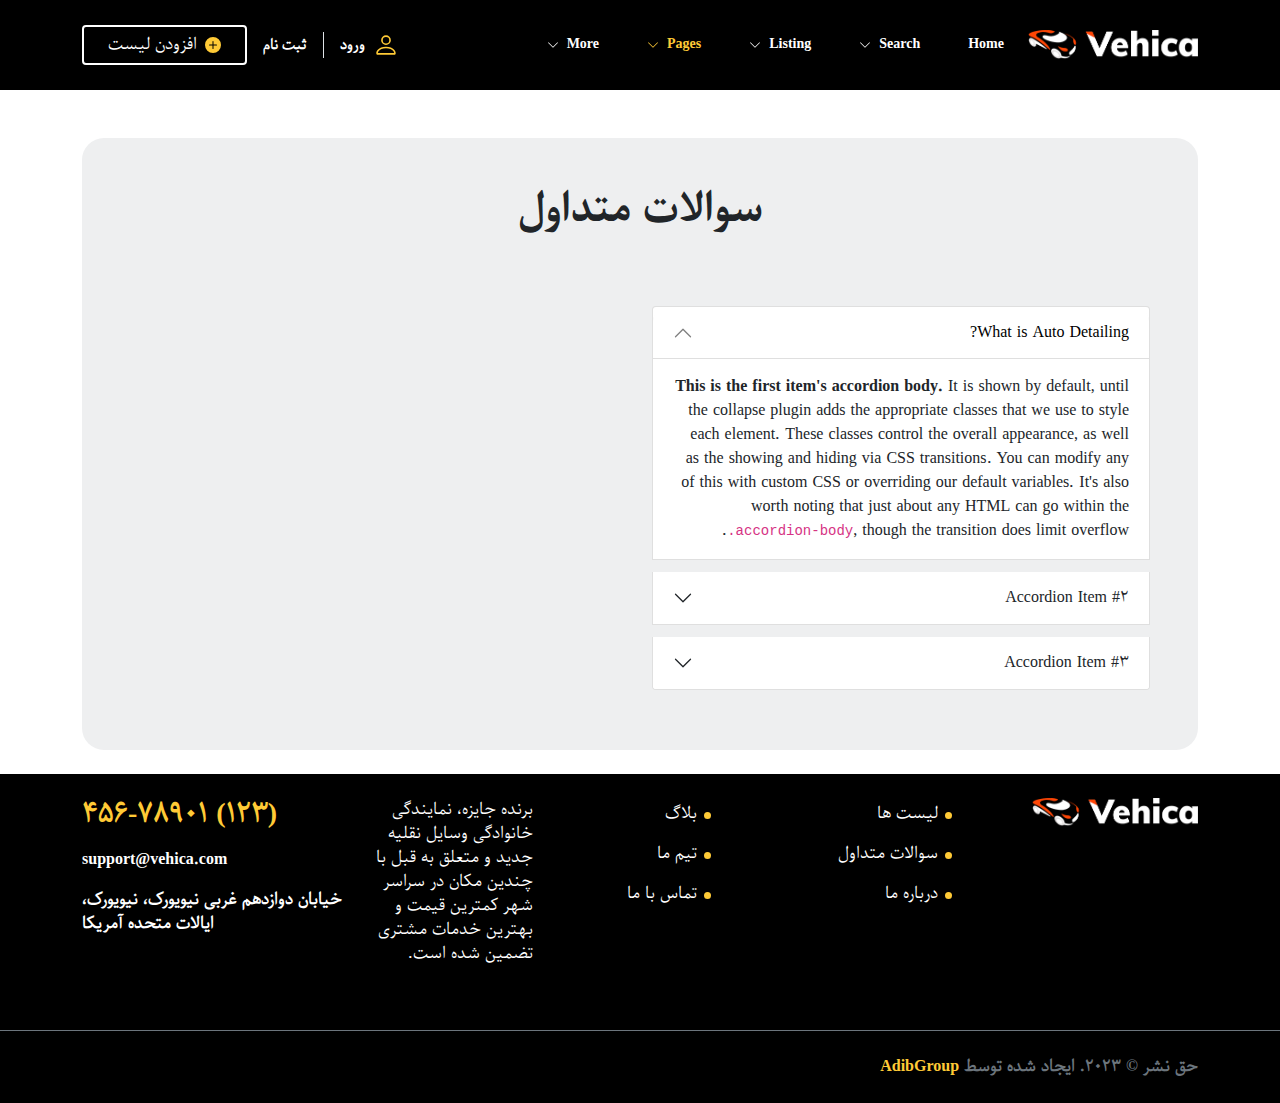
<file: faq.html>
<!DOCTYPE html>
<html lang="fa" dir="rtl">

<head>
    <meta charset="UTF-8">
    <meta name="viewport" content="width=device-width, initial-scale=1.0">
    <link rel="stylesheet" href="https://cdn.jsdelivr.net/npm/@fancyapps/ui@5.0/dist/fancybox/fancybox.css" />
    <link rel="stylesheet" href="https://cdn.jsdelivr.net/npm/swiper@9/swiper-bundle.min.css" />
    <link href="assets/css/swiper.min.css">
    <link href="assets/css/bootstrap.min.css" rel="stylesheet">
    <link rel='stylesheet' type='text/css' media='screen' href='assets/css/styles.css'>
    <title>سوالات متداول</title>
</head>

<body>

    <!-- header -->

    <header class="bg-black">

        <nav class="container d-flex justify-content-between align-items-center fw-bold">

            <!-- menu overlay -->
            <div id="menuOverlay"></div>

            <!-- ham icon -->
            <svg id="hamicon" xmlns="http://www.w3.org/2000/svg" width="33" height="33" fill="currentColor"
                class="bi bi-list-nested flex-shrink-0 main-text d-xl-none cursor" viewBox="0 0 16 16">
                <path fill-rule="evenodd"
                    d="M4.5 11.5A.5.5 0 0 1 5 11h10a.5.5 0 0 1 0 1H5a.5.5 0 0 1-.5-.5zm-2-4A.5.5 0 0 1 3 7h10a.5.5 0 0 1 0 1H3a.5.5 0 0 1-.5-.5zm-2-4A.5.5 0 0 1 1 3h10a.5.5 0 0 1 0 1H1a.5.5 0 0 1-.5-.5z" />
            </svg>
            <!-- logo && menu -->
            <div class="d-flex align-items-center gap-4">
                <a class="d-flex align-items-center gap-2">
                    <img alt="logo" src="assets/img/logo.png" class="img-fluid">
                </a>
                <ul class="m-0 list-unstyled menu p-0 d-xl-flex align-items-center gap-5">
                    <div class="d-flex d-xl-none align-items-center justify-content-between px-2 my-3">
                        <a class="d-flex align-items-center add-list main-bg transition gap-2 px-4 btn">
                            <svg xmlns="http://www.w3.org/2000/svg" width="16" height="16" fill="currentColor"
                                class="bi bi-plus-circle-fill text-white transition" viewBox="0 0 16 16">
                                <path
                                    d="M16 8A8 8 0 1 1 0 8a8 8 0 0 1 16 0zM8.5 4.5a.5.5 0 0 0-1 0v3h-3a.5.5 0 0 0 0 1h3v3a.5.5 0 0 0 1 0v-3h3a.5.5 0 0 0 0-1h-3v-3z">
                                </path>
                            </svg>
                            <span class="text-white transition">افزودن لیست</span>
                        </a>
                        <svg id="closeMenu" xmlns="http://www.w3.org/2000/svg" width="30" height="30"
                            fill="currentColor" class="bi bi-x-lg main-text cursor" viewBox="0 0 16 16">
                            <path
                                d="M2.146 2.854a.5.5 0 1 1 .708-.708L8 7.293l5.146-5.147a.5.5 0 0 1 .708.708L8.707 8l5.147 5.146a.5.5 0 0 1-.708.708L8 8.707l-5.146 5.147a.5.5 0 0 1-.708-.708L7.293 8 2.146 2.854Z" />
                        </svg>
                    </div>
                    <li><a>Home</a></li>
                    <li>
                        <a class="d-flex align-items-center justify-content-between justify-content-xl-start gap-2">
                            <span>Search</span>
                            <svg xmlns="http://www.w3.org/2000/svg" width="12" height="12" fill="currentColor"
                                class="bi bi-chevron-down" viewBox="0 0 16 16">
                                <path fill-rule="evenodd"
                                    d="M1.646 4.646a.5.5 0 0 1 .708 0L8 10.293l5.646-5.647a.5.5 0 0 1 .708.708l-6 6a.5.5 0 0 1-.708 0l-6-6a.5.5 0 0 1 0-.708z" />
                            </svg>
                        </a>
                        <ul class="m-0 p-0 list-unstyled">
                            <li class="bg-transparent d-none d-xl-block"><a class="border-bottom-0 d-block py-3"></a>
                            </li>
                            <div class="shadow p-3 py-0 py-xl-3 rounded-3">
                                <li class=""><a class="d-block py-0 py-xl-3">لیست املاک</a></li>
                                <li class=""><a class="d-block py-0 py-xl-3">مشاوران</a></li>
                                <li class=""><a class="d-block py-0 py-xl-3">نمایندگان</a></li>
                            </div>
                        </ul>
                    </li>
                    <li>
                        <a class="d-flex align-items-center justify-content-between justify-content-xl-start gap-2">
                            <span>Listing</span>
                            <svg xmlns="http://www.w3.org/2000/svg" width="12" height="12" fill="currentColor"
                                class="bi bi-chevron-down" viewBox="0 0 16 16">
                                <path fill-rule="evenodd"
                                    d="M1.646 4.646a.5.5 0 0 1 .708 0L8 10.293l5.646-5.647a.5.5 0 0 1 .708.708l-6 6a.5.5 0 0 1-.708 0l-6-6a.5.5 0 0 1 0-.708z" />
                            </svg>
                        </a>
                        <ul class="m-0 p-0 list-unstyled">
                            <li class="bg-transparent d-none d-xl-block"><a class="border-bottom-0 d-block py-3"></a>
                            </li>
                            <div class="shadow p-3 py-0 py-xl-3 rounded-3">
                                <li class=""><a class="d-block py-0 py-xl-3">لیست املاک</a></li>
                                <li class=""><a class="d-block py-0 py-xl-3">مشاوران</a></li>
                                <li class=""><a class="d-block py-0 py-xl-3">نمایندگان</a></li>
                            </div>
                        </ul>
                    </li>
                    <li>
                        <a
                            class="d-flex active align-items-center justify-content-between justify-content-xl-start gap-2">
                            <span>Pages</span>
                            <svg xmlns="http://www.w3.org/2000/svg" width="12" height="12" fill="currentColor"
                                class="bi bi-chevron-down" viewBox="0 0 16 16">
                                <path fill-rule="evenodd"
                                    d="M1.646 4.646a.5.5 0 0 1 .708 0L8 10.293l5.646-5.647a.5.5 0 0 1 .708.708l-6 6a.5.5 0 0 1-.708 0l-6-6a.5.5 0 0 1 0-.708z" />
                            </svg>
                        </a>
                        <ul class="m-0 p-0 list-unstyled">
                            <li class="bg-transparent d-none d-xl-block"><a class="border-bottom-0 d-block py-3"></a>
                            </li>
                            <div class="shadow p-3 py-0 py-xl-3 rounded-3">
                                <li class=""><a class="d-block py-0 py-xl-3">تماس با ما</a></li>
                                <li class=""><a class="d-block py-0 py-xl-3">مشاوران</a></li>
                                <li class=""><a class="d-block py-0 py-xl-3">نمایندگان</a></li>
                            </div>
                        </ul>
                    </li>
                    <li>
                        <a class="d-flex align-items-center justify-content-between justify-content-xl-start gap-2">
                            <span>More</span>
                            <svg xmlns="http://www.w3.org/2000/svg" width="12" height="12" fill="currentColor"
                                class="bi bi-chevron-down" viewBox="0 0 16 16">
                                <path fill-rule="evenodd"
                                    d="M1.646 4.646a.5.5 0 0 1 .708 0L8 10.293l5.646-5.647a.5.5 0 0 1 .708.708l-6 6a.5.5 0 0 1-.708 0l-6-6a.5.5 0 0 1 0-.708z" />
                            </svg>
                        </a>
                        <ul class="m-0 p-0 list-unstyled">
                            <li class="bg-transparent d-none d-xl-block"><a class="border-bottom-0 d-block py-3"></a>
                            </li>
                            <div class="shadow p-3 py-0 py-xl-3 rounded-3">
                                <li class=""><a class="d-block py-0 py-xl-3">لیست املاک</a></li>
                                <li class=""><a class="d-block py-0 py-xl-3">مشاوران</a></li>
                                <li class=""><a class="d-block py-0 py-xl-3">نمایندگان</a></li>
                            </div>
                        </ul>
                    </li>
                    <a class="d-flex d-xl-none align-items-center gap-3 text-white-50 px-3 py-2 mt-5">
                        <svg xmlns="http://www.w3.org/2000/svg" width="18" height="18" fill="currentColor"
                            class="bi bi-telephone-fill main-text" viewBox="0 0 16 16">
                            <path fill-rule="evenodd"
                                d="M1.885.511a1.745 1.745 0 0 1 2.61.163L6.29 2.98c.329.423.445.974.315 1.494l-.547 2.19a.678.678 0 0 0 .178.643l2.457 2.457a.678.678 0 0 0 .644.178l2.189-.547a1.745 1.745 0 0 1 1.494.315l2.306 1.794c.829.645.905 1.87.163 2.611l-1.034 1.034c-.74.74-1.846 1.065-2.877.702a18.634 18.634 0 0 1-7.01-4.42 18.634 18.634 0 0 1-4.42-7.009c-.362-1.03-.037-2.137.703-2.877L1.885.511z" />
                        </svg>
                        <p class="mb-0 h5 font-bold"> (123) 456-78901</p>
                    </a>
                    <a class="d-flex d-xl-none align-items-center gap-3 text-white-50 px-3 py-2">
                        <svg xmlns="http://www.w3.org/2000/svg" width="18" height="18" fill="currentColor"
                            class="bi bi-envelope main-text" viewBox="0 0 16 16">
                            <path
                                d="M0 4a2 2 0 0 1 2-2h12a2 2 0 0 1 2 2v8a2 2 0 0 1-2 2H2a2 2 0 0 1-2-2V4Zm2-1a1 1 0 0 0-1 1v.217l7 4.2 7-4.2V4a1 1 0 0 0-1-1H2Zm13 2.383-4.708 2.825L15 11.105V5.383Zm-.034 6.876-5.64-3.471L8 9.583l-1.326-.795-5.64 3.47A1 1 0 0 0 2 13h12a1 1 0 0 0 .966-.741ZM1 11.105l4.708-2.897L1 5.383v5.722Z" />
                        </svg>
                        <p class="mb-0 h5 font-bold"> support@vehica.com</p>
                    </a>
                </ul>
            </div>
            <!-- mobile login -->
            <a class="d-block d-xl-none">
                <svg xmlns="http://www.w3.org/2000/svg" width="40" height="40" fill="currentColor"
                    class="bi bi-people-fill text-white" viewBox="0 0 16 16">
                    <path
                        d="M7 14s-1 0-1-1 1-4 5-4 5 3 5 4-1 1-1 1H7Zm4-6a3 3 0 1 0 0-6 3 3 0 0 0 0 6Zm-5.784 6A2.238 2.238 0 0 1 5 13c0-1.355.68-2.75 1.936-3.72A6.325 6.325 0 0 0 5 9c-4 0-5 3-5 4s1 1 1 1h4.216ZM4.5 8a2.5 2.5 0 1 0 0-5 2.5 2.5 0 0 0 0 5Z" />
                </svg>
            </a>
            <!-- desktop login -->
            <div class="d-xl-flex d-none gap-3 align-items-center">
                <a class="d-flex align-items-center gap-2 border-start ps-3">
                    <svg xmlns="http://www.w3.org/2000/svg" width="26" height="26" fill="currentColor"
                        class="bi bi-person main-text" viewBox="0 0 16 16">
                        <path
                            d="M8 8a3 3 0 1 0 0-6 3 3 0 0 0 0 6Zm2-3a2 2 0 1 1-4 0 2 2 0 0 1 4 0Zm4 8c0 1-1 1-1 1H3s-1 0-1-1 1-4 6-4 6 3 6 4Zm-1-.004c-.001-.246-.154-.986-.832-1.664C11.516 10.68 10.289 10 8 10c-2.29 0-3.516.68-4.168 1.332-.678.678-.83 1.418-.832 1.664h10Z" />
                    </svg>
                    <span>ورود</span>
                </a>
                <a class="d-block">
                    <span>ثبت نام</span>
                </a>
                <a class="d-flex align-items-center main-text add-list transition gap-2 px-4 btn border-2 border-white">
                    <svg xmlns="http://www.w3.org/2000/svg" width="16" height="16" fill="currentColor"
                        class="bi bi-plus-circle-fill transition" viewBox="0 0 16 16">
                        <path
                            d="M16 8A8 8 0 1 1 0 8a8 8 0 0 1 16 0zM8.5 4.5a.5.5 0 0 0-1 0v3h-3a.5.5 0 0 0 0 1h3v3a.5.5 0 0 0 1 0v-3h3a.5.5 0 0 0 0-1h-3v-3z" />
                    </svg>
                    <span class="text-white transition">افزودن لیست</span>
                </a>
            </div>
        </nav>

    </header>

    <!-- main -->

    <main>

        <!-- contact section -->
        <section class="py-5">
            <div class="container">
                <div class="bg-gray rounded-22 p-5">
                  <h1 class="font-bold text-center">سوالات متداول</h1>
                  <div class="row g-4 mt-5">
                     <div class="col-lg-6">
                        <div class="accordion" id="accordionExample">
                            <div class="accordion-item">
                              <h2 class="accordion-header">
                                <button class="accordion-button" type="button" data-bs-toggle="collapse" data-bs-target="#collapseOne" aria-expanded="true" aria-controls="collapseOne">
                                    What is Auto Detailing?
                                </button>
                              </h2>
                              <div id="collapseOne" class="accordion-collapse collapse show" data-bs-parent="#accordionExample">
                                <div class="accordion-body">
                                  <strong>This is the first item's accordion body.</strong> It is shown by default, until the collapse plugin adds the appropriate classes that we use to style each element. These classes control the overall appearance, as well as the showing and hiding via CSS transitions. You can modify any of this with custom CSS or overriding our default variables. It's also worth noting that just about any HTML can go within the <code>.accordion-body</code>, though the transition does limit overflow.
                                </div>
                              </div>
                            </div>
                            <div class="accordion-item">
                              <h2 class="accordion-header">
                                <button class="accordion-button collapsed" type="button" data-bs-toggle="collapse" data-bs-target="#collapseTwo" aria-expanded="false" aria-controls="collapseTwo">
                                  Accordion Item #2
                                </button>
                              </h2>
                              <div id="collapseTwo" class="accordion-collapse collapse" data-bs-parent="#accordionExample">
                                <div class="accordion-body">
                                  <strong>This is the second item's accordion body.</strong> It is hidden by default, until the collapse plugin adds the appropriate classes that we use to style each element. These classes control the overall appearance, as well as the showing and hiding via CSS transitions. You can modify any of this with custom CSS or overriding our default variables. It's also worth noting that just about any HTML can go within the <code>.accordion-body</code>, though the transition does limit overflow.
                                </div>
                              </div>
                            </div>
                            <div class="accordion-item">
                              <h2 class="accordion-header">
                                <button class="accordion-button collapsed" type="button" data-bs-toggle="collapse" data-bs-target="#collapseThree" aria-expanded="false" aria-controls="collapseThree">
                                  Accordion Item #3
                                </button>
                              </h2>
                              <div id="collapseThree" class="accordion-collapse collapse" data-bs-parent="#accordionExample">
                                <div class="accordion-body">
                                  <strong>This is the third item's accordion body.</strong> It is hidden by default, until the collapse plugin adds the appropriate classes that we use to style each element. These classes control the overall appearance, as well as the showing and hiding via CSS transitions. You can modify any of this with custom CSS or overriding our default variables. It's also worth noting that just about any HTML can go within the <code>.accordion-body</code>, though the transition does limit overflow.
                                </div>
                              </div>
                            </div>
                          </div>
                     </div>
                  </div>
                </div>
            </div>
        </section>

    </main>

    <!-- footer -->

    <footer>
        <div class="container pb-5">
            <div class="row g-4">
                <div class="col-lg-2">
                    <img alt="footer-logo" src="assets/img/logo.png" class="img-fluid my-4 my-lg-0 d-block mx-auto">
                </div>
                <div class="col-lg-5">
                    <div class="d-flex justify-content-around">
                        <ul class="list-unstyled p-0 lh-lg">
                            <li class="mb-2 position-relative"><a class="text-white transition">لیست ها</a></li>
                            <li class="mb-2 position-relative"><a class="text-white transition">سوالات متداول</a></li>
                            <li class="mb-2 position-relative"><a class="text-white transition">درباره ما</a></li>
                        </ul>
                        <ul class="list-unstyled p-0 lh-lg">
                            <li class="mb-2 position-relative"><a class="text-white transition">بلاگ</a></li>
                            <li class="mb-2 position-relative"><a class="text-white transition">تیم ما</a></li>
                            <li class="mb-2 position-relative"><a class="text-white transition">تماس با ما</a></li>
                        </ul>
                    </div>
                </div>
                <div class="col-lg-2">
                    <p class="text-white">
                        برنده جایزه، نمایندگی خانوادگی وسایل نقلیه جدید و متعلق به قبل با چندین مکان
                        در سراسر شهر کمترین قیمت و بهترین خدمات مشتری تضمین شده است.
                    </p>
                </div>
                <div class="col-lg-3 text-lg-start">
                    <a class="h3 fw-bold d-block main-text">(123) 456-78901</a>
                    <a class="text-white fw-bold d-block mt-3">support@vehica.com </a>
                    <a class="text-white fw-bold d-block mt-3">خیابان دوازدهم غربی
                        نیویورک، نیویورک، ایالات متحده آمریکا</a>
                </div>
            </div>
        </div>
        <div class="border-top border-secondary fw-bold py-4 text-muted">
            <div class="container">
                <p class="mb-0"> حق نشر © 2023. ایجاد شده توسط <a class="main-text"> AdibGroup </a></p>
            </div>
        </div>
    </footer>



    <script src="https://cdn.jsdelivr.net/npm/@fancyapps/ui@5.0/dist/fancybox/fancybox.umd.js"></script>
    <script src="https://cdn.jsdelivr.net/npm/swiper@9/swiper-bundle.min.js"></script>
    <script src="assets/js/swiper.min.js"></script>
    <script src="assets/js/scrollreveal.min.js"></script>
    <script src="assets/js/scripts.js"></script>
    <script src="assets/js/bootstrap.bundle.min.js"></script>
</body>

</html>
</file>
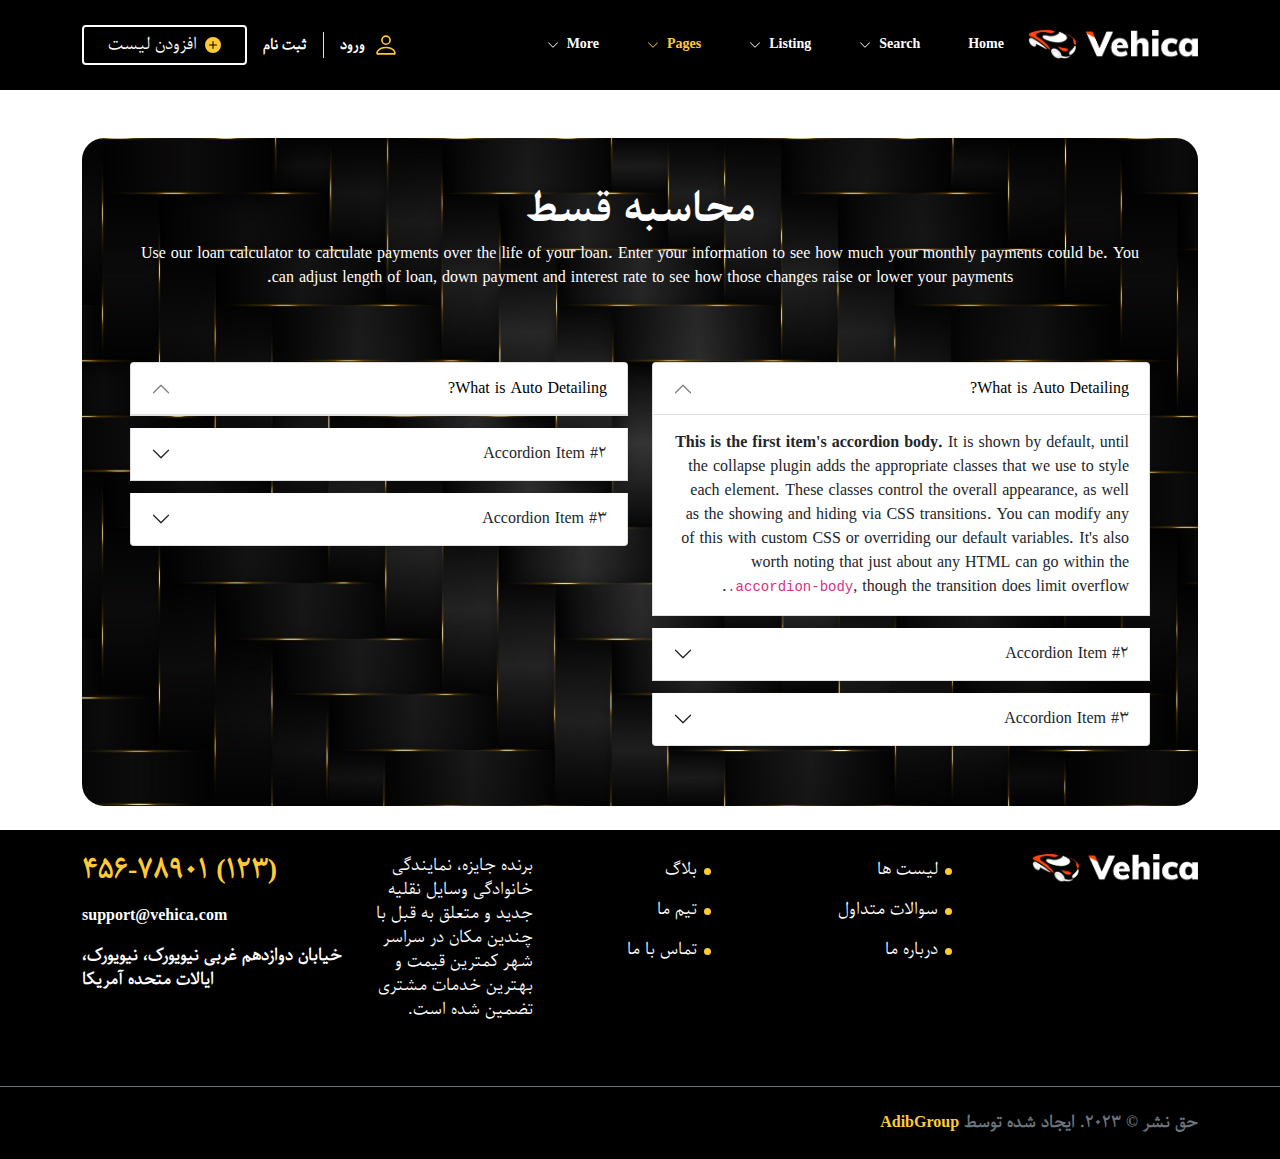
<file: loan.html>
<!DOCTYPE html>
<html lang="fa" dir="rtl">

<head>
    <meta charset="UTF-8">
    <meta name="viewport" content="width=device-width, initial-scale=1.0">
    <link rel="stylesheet" href="https://cdn.jsdelivr.net/npm/@fancyapps/ui@5.0/dist/fancybox/fancybox.css" />
    <link rel="stylesheet" href="https://cdn.jsdelivr.net/npm/swiper@9/swiper-bundle.min.css" />
    <link href="assets/css/swiper.min.css">
    <link href="assets/css/bootstrap.min.css" rel="stylesheet">
    <link rel='stylesheet' type='text/css' media='screen' href='assets/css/styles.css'>
    <title>محاسبه قسط</title>
</head>

<body>

    <!-- header -->

    <header class="bg-black">

        <nav class="container d-flex justify-content-between align-items-center fw-bold">

            <!-- menu overlay -->
            <div id="menuOverlay"></div>

            <!-- ham icon -->
            <svg id="hamicon" xmlns="http://www.w3.org/2000/svg" width="33" height="33" fill="currentColor"
                class="bi bi-list-nested flex-shrink-0 main-text d-xl-none cursor" viewBox="0 0 16 16">
                <path fill-rule="evenodd"
                    d="M4.5 11.5A.5.5 0 0 1 5 11h10a.5.5 0 0 1 0 1H5a.5.5 0 0 1-.5-.5zm-2-4A.5.5 0 0 1 3 7h10a.5.5 0 0 1 0 1H3a.5.5 0 0 1-.5-.5zm-2-4A.5.5 0 0 1 1 3h10a.5.5 0 0 1 0 1H1a.5.5 0 0 1-.5-.5z" />
            </svg>
            <!-- logo && menu -->
            <div class="d-flex align-items-center gap-4">
                <a class="d-flex align-items-center gap-2">
                    <img alt="logo" src="assets/img/logo.png" class="img-fluid">
                </a>
                <ul class="m-0 list-unstyled menu p-0 d-xl-flex align-items-center gap-5">
                    <div class="d-flex d-xl-none align-items-center justify-content-between px-2 my-3">
                        <a class="d-flex align-items-center add-list main-bg transition gap-2 px-4 btn">
                            <svg xmlns="http://www.w3.org/2000/svg" width="16" height="16" fill="currentColor"
                                class="bi bi-plus-circle-fill text-white transition" viewBox="0 0 16 16">
                                <path
                                    d="M16 8A8 8 0 1 1 0 8a8 8 0 0 1 16 0zM8.5 4.5a.5.5 0 0 0-1 0v3h-3a.5.5 0 0 0 0 1h3v3a.5.5 0 0 0 1 0v-3h3a.5.5 0 0 0 0-1h-3v-3z">
                                </path>
                            </svg>
                            <span class="text-white transition">افزودن لیست</span>
                        </a>
                        <svg id="closeMenu" xmlns="http://www.w3.org/2000/svg" width="30" height="30"
                            fill="currentColor" class="bi bi-x-lg main-text cursor" viewBox="0 0 16 16">
                            <path
                                d="M2.146 2.854a.5.5 0 1 1 .708-.708L8 7.293l5.146-5.147a.5.5 0 0 1 .708.708L8.707 8l5.147 5.146a.5.5 0 0 1-.708.708L8 8.707l-5.146 5.147a.5.5 0 0 1-.708-.708L7.293 8 2.146 2.854Z" />
                        </svg>
                    </div>
                    <li><a>Home</a></li>
                    <li>
                        <a class="d-flex align-items-center justify-content-between justify-content-xl-start gap-2">
                            <span>Search</span>
                            <svg xmlns="http://www.w3.org/2000/svg" width="12" height="12" fill="currentColor"
                                class="bi bi-chevron-down" viewBox="0 0 16 16">
                                <path fill-rule="evenodd"
                                    d="M1.646 4.646a.5.5 0 0 1 .708 0L8 10.293l5.646-5.647a.5.5 0 0 1 .708.708l-6 6a.5.5 0 0 1-.708 0l-6-6a.5.5 0 0 1 0-.708z" />
                            </svg>
                        </a>
                        <ul class="m-0 p-0 list-unstyled">
                            <li class="bg-transparent d-none d-xl-block"><a class="border-bottom-0 d-block py-3"></a>
                            </li>
                            <div class="shadow p-3 py-0 py-xl-3 rounded-3">
                                <li class=""><a class="d-block py-0 py-xl-3">لیست املاک</a></li>
                                <li class=""><a class="d-block py-0 py-xl-3">مشاوران</a></li>
                                <li class=""><a class="d-block py-0 py-xl-3">نمایندگان</a></li>
                            </div>
                        </ul>
                    </li>
                    <li>
                        <a class="d-flex align-items-center justify-content-between justify-content-xl-start gap-2">
                            <span>Listing</span>
                            <svg xmlns="http://www.w3.org/2000/svg" width="12" height="12" fill="currentColor"
                                class="bi bi-chevron-down" viewBox="0 0 16 16">
                                <path fill-rule="evenodd"
                                    d="M1.646 4.646a.5.5 0 0 1 .708 0L8 10.293l5.646-5.647a.5.5 0 0 1 .708.708l-6 6a.5.5 0 0 1-.708 0l-6-6a.5.5 0 0 1 0-.708z" />
                            </svg>
                        </a>
                        <ul class="m-0 p-0 list-unstyled">
                            <li class="bg-transparent d-none d-xl-block"><a class="border-bottom-0 d-block py-3"></a>
                            </li>
                            <div class="shadow p-3 py-0 py-xl-3 rounded-3">
                                <li class=""><a class="d-block py-0 py-xl-3">لیست املاک</a></li>
                                <li class=""><a class="d-block py-0 py-xl-3">مشاوران</a></li>
                                <li class=""><a class="d-block py-0 py-xl-3">نمایندگان</a></li>
                            </div>
                        </ul>
                    </li>
                    <li>
                        <a
                            class="d-flex active align-items-center justify-content-between justify-content-xl-start gap-2">
                            <span>Pages</span>
                            <svg xmlns="http://www.w3.org/2000/svg" width="12" height="12" fill="currentColor"
                                class="bi bi-chevron-down" viewBox="0 0 16 16">
                                <path fill-rule="evenodd"
                                    d="M1.646 4.646a.5.5 0 0 1 .708 0L8 10.293l5.646-5.647a.5.5 0 0 1 .708.708l-6 6a.5.5 0 0 1-.708 0l-6-6a.5.5 0 0 1 0-.708z" />
                            </svg>
                        </a>
                        <ul class="m-0 p-0 list-unstyled">
                            <li class="bg-transparent d-none d-xl-block"><a class="border-bottom-0 d-block py-3"></a>
                            </li>
                            <div class="shadow p-3 py-0 py-xl-3 rounded-3">
                                <li class=""><a class="d-block py-0 py-xl-3">تماس با ما</a></li>
                                <li class=""><a class="d-block py-0 py-xl-3">مشاوران</a></li>
                                <li class=""><a class="d-block py-0 py-xl-3">نمایندگان</a></li>
                            </div>
                        </ul>
                    </li>
                    <li>
                        <a class="d-flex align-items-center justify-content-between justify-content-xl-start gap-2">
                            <span>More</span>
                            <svg xmlns="http://www.w3.org/2000/svg" width="12" height="12" fill="currentColor"
                                class="bi bi-chevron-down" viewBox="0 0 16 16">
                                <path fill-rule="evenodd"
                                    d="M1.646 4.646a.5.5 0 0 1 .708 0L8 10.293l5.646-5.647a.5.5 0 0 1 .708.708l-6 6a.5.5 0 0 1-.708 0l-6-6a.5.5 0 0 1 0-.708z" />
                            </svg>
                        </a>
                        <ul class="m-0 p-0 list-unstyled">
                            <li class="bg-transparent d-none d-xl-block"><a class="border-bottom-0 d-block py-3"></a>
                            </li>
                            <div class="shadow p-3 py-0 py-xl-3 rounded-3">
                                <li class=""><a class="d-block py-0 py-xl-3">لیست املاک</a></li>
                                <li class=""><a class="d-block py-0 py-xl-3">مشاوران</a></li>
                                <li class=""><a class="d-block py-0 py-xl-3">نمایندگان</a></li>
                            </div>
                        </ul>
                    </li>
                    <a class="d-flex d-xl-none align-items-center gap-3 text-white-50 px-3 py-2 mt-5">
                        <svg xmlns="http://www.w3.org/2000/svg" width="18" height="18" fill="currentColor"
                            class="bi bi-telephone-fill main-text" viewBox="0 0 16 16">
                            <path fill-rule="evenodd"
                                d="M1.885.511a1.745 1.745 0 0 1 2.61.163L6.29 2.98c.329.423.445.974.315 1.494l-.547 2.19a.678.678 0 0 0 .178.643l2.457 2.457a.678.678 0 0 0 .644.178l2.189-.547a1.745 1.745 0 0 1 1.494.315l2.306 1.794c.829.645.905 1.87.163 2.611l-1.034 1.034c-.74.74-1.846 1.065-2.877.702a18.634 18.634 0 0 1-7.01-4.42 18.634 18.634 0 0 1-4.42-7.009c-.362-1.03-.037-2.137.703-2.877L1.885.511z" />
                        </svg>
                        <p class="mb-0 h5 font-bold"> (123) 456-78901</p>
                    </a>
                    <a class="d-flex d-xl-none align-items-center gap-3 text-white-50 px-3 py-2">
                        <svg xmlns="http://www.w3.org/2000/svg" width="18" height="18" fill="currentColor"
                            class="bi bi-envelope main-text" viewBox="0 0 16 16">
                            <path
                                d="M0 4a2 2 0 0 1 2-2h12a2 2 0 0 1 2 2v8a2 2 0 0 1-2 2H2a2 2 0 0 1-2-2V4Zm2-1a1 1 0 0 0-1 1v.217l7 4.2 7-4.2V4a1 1 0 0 0-1-1H2Zm13 2.383-4.708 2.825L15 11.105V5.383Zm-.034 6.876-5.64-3.471L8 9.583l-1.326-.795-5.64 3.47A1 1 0 0 0 2 13h12a1 1 0 0 0 .966-.741ZM1 11.105l4.708-2.897L1 5.383v5.722Z" />
                        </svg>
                        <p class="mb-0 h5 font-bold"> support@vehica.com</p>
                    </a>
                </ul>
            </div>
            <!-- mobile login -->
            <a class="d-block d-xl-none">
                <svg xmlns="http://www.w3.org/2000/svg" width="40" height="40" fill="currentColor"
                    class="bi bi-people-fill text-white" viewBox="0 0 16 16">
                    <path
                        d="M7 14s-1 0-1-1 1-4 5-4 5 3 5 4-1 1-1 1H7Zm4-6a3 3 0 1 0 0-6 3 3 0 0 0 0 6Zm-5.784 6A2.238 2.238 0 0 1 5 13c0-1.355.68-2.75 1.936-3.72A6.325 6.325 0 0 0 5 9c-4 0-5 3-5 4s1 1 1 1h4.216ZM4.5 8a2.5 2.5 0 1 0 0-5 2.5 2.5 0 0 0 0 5Z" />
                </svg>
            </a>
            <!-- desktop login -->
            <div class="d-xl-flex d-none gap-3 align-items-center">
                <a class="d-flex align-items-center gap-2 border-start ps-3">
                    <svg xmlns="http://www.w3.org/2000/svg" width="26" height="26" fill="currentColor"
                        class="bi bi-person main-text" viewBox="0 0 16 16">
                        <path
                            d="M8 8a3 3 0 1 0 0-6 3 3 0 0 0 0 6Zm2-3a2 2 0 1 1-4 0 2 2 0 0 1 4 0Zm4 8c0 1-1 1-1 1H3s-1 0-1-1 1-4 6-4 6 3 6 4Zm-1-.004c-.001-.246-.154-.986-.832-1.664C11.516 10.68 10.289 10 8 10c-2.29 0-3.516.68-4.168 1.332-.678.678-.83 1.418-.832 1.664h10Z" />
                    </svg>
                    <span>ورود</span>
                </a>
                <a class="d-block">
                    <span>ثبت نام</span>
                </a>
                <a class="d-flex align-items-center main-text add-list transition gap-2 px-4 btn border-2 border-white">
                    <svg xmlns="http://www.w3.org/2000/svg" width="16" height="16" fill="currentColor"
                        class="bi bi-plus-circle-fill transition" viewBox="0 0 16 16">
                        <path
                            d="M16 8A8 8 0 1 1 0 8a8 8 0 0 1 16 0zM8.5 4.5a.5.5 0 0 0-1 0v3h-3a.5.5 0 0 0 0 1h3v3a.5.5 0 0 0 1 0v-3h3a.5.5 0 0 0 0-1h-3v-3z" />
                    </svg>
                    <span class="text-white transition">افزودن لیست</span>
                </a>
            </div>
        </nav>

    </header>

    <!-- main -->

    <main>

        <!-- faq section -->
        <section class="py-5">
            <div class="container">
                <div class="faq-bg rounded-22 p-5 position-relative">
                  <h1 class="font-bold text-center text-white position-relative z-10">محاسبه قسط</h1>
                  <p class="text-white font-bold text-center">
                    Use our loan calculator to calculate payments over the life of your loan. Enter your information to see how much your monthly payments could be. You can adjust length of loan, down payment and interest rate to see how those changes raise or lower your payments.
                  </p>
                  <div class="row g-4 mt-5 position-relative z-10">
                     <div class="col-lg-6">
                        <div class="accordion" id="accordionExample">
                            <div class="accordion-item">
                              <h2 class="accordion-header">
                                <button class="accordion-button" type="button" data-bs-toggle="collapse" data-bs-target="#collapseOne" aria-expanded="true" aria-controls="collapseOne">
                                    What is Auto Detailing?
                                </button>
                              </h2>
                              <div id="collapseOne" class="accordion-collapse collapse show" data-bs-parent="#accordionExample">
                                <div class="accordion-body">
                                  <strong>This is the first item's accordion body.</strong> It is shown by default, until the collapse plugin adds the appropriate classes that we use to style each element. These classes control the overall appearance, as well as the showing and hiding via CSS transitions. You can modify any of this with custom CSS or overriding our default variables. It's also worth noting that just about any HTML can go within the <code>.accordion-body</code>, though the transition does limit overflow.
                                </div>
                              </div>
                            </div>
                            <div class="accordion-item">
                              <h2 class="accordion-header">
                                <button class="accordion-button collapsed" type="button" data-bs-toggle="collapse" data-bs-target="#collapseTwo" aria-expanded="false" aria-controls="collapseTwo">
                                  Accordion Item #2
                                </button>
                              </h2>
                              <div id="collapseTwo" class="accordion-collapse collapse" data-bs-parent="#accordionExample">
                                <div class="accordion-body">
                                  <strong>This is the second item's accordion body.</strong> It is hidden by default, until the collapse plugin adds the appropriate classes that we use to style each element. These classes control the overall appearance, as well as the showing and hiding via CSS transitions. You can modify any of this with custom CSS or overriding our default variables. It's also worth noting that just about any HTML can go within the <code>.accordion-body</code>, though the transition does limit overflow.
                                </div>
                              </div>
                            </div>
                            <div class="accordion-item">
                              <h2 class="accordion-header">
                                <button class="accordion-button collapsed" type="button" data-bs-toggle="collapse" data-bs-target="#collapseThree" aria-expanded="false" aria-controls="collapseThree">
                                  Accordion Item #3
                                </button>
                              </h2>
                              <div id="collapseThree" class="accordion-collapse collapse" data-bs-parent="#accordionExample">
                                <div class="accordion-body">
                                  <strong>This is the third item's accordion body.</strong> It is hidden by default, until the collapse plugin adds the appropriate classes that we use to style each element. These classes control the overall appearance, as well as the showing and hiding via CSS transitions. You can modify any of this with custom CSS or overriding our default variables. It's also worth noting that just about any HTML can go within the <code>.accordion-body</code>, though the transition does limit overflow.
                                </div>
                              </div>
                            </div>
                          </div>
                     </div>
                     <div class="col-lg-6">
                        <div class="accordion" id="accordionExample">
                            <div class="accordion-item">
                              <h2 class="accordion-header">
                                <button class="accordion-button" type="button" data-bs-toggle="collapse" data-bs-target="#collapseFour" aria-expanded="true" aria-controls="collapseFour">
                                    What is Auto Detailing?
                                </button>
                              </h2>
                              <div id="collapseFour" class="accordion-collapse collapse" data-bs-parent="#accordionExample">
                                <div class="accordion-body">
                                  <strong>This is the first item's accordion body.</strong> It is shown by default, until the collapse plugin adds the appropriate classes that we use to style each element. These classes control the overall appearance, as well as the showing and hiding via CSS transitions. You can modify any of this with custom CSS or overriding our default variables. It's also worth noting that just about any HTML can go within the <code>.accordion-body</code>, though the transition does limit overflow.
                                </div>
                              </div>
                            </div>
                            <div class="accordion-item">
                              <h2 class="accordion-header">
                                <button class="accordion-button collapsed" type="button" data-bs-toggle="collapse" data-bs-target="#collapseFive" aria-expanded="false" aria-controls="collapseFive">
                                  Accordion Item #2
                                </button>
                              </h2>
                              <div id="collapseFive" class="accordion-collapse collapse" data-bs-parent="#accordionExample">
                                <div class="accordion-body">
                                  <strong>This is the second item's accordion body.</strong> It is hidden by default, until the collapse plugin adds the appropriate classes that we use to style each element. These classes control the overall appearance, as well as the showing and hiding via CSS transitions. You can modify any of this with custom CSS or overriding our default variables. It's also worth noting that just about any HTML can go within the <code>.accordion-body</code>, though the transition does limit overflow.
                                </div>
                              </div>
                            </div>
                            <div class="accordion-item">
                              <h2 class="accordion-header">
                                <button class="accordion-button collapsed" type="button" data-bs-toggle="collapse" data-bs-target="#collapseSix" aria-expanded="false" aria-controls="collapseSix">
                                  Accordion Item #3
                                </button>
                              </h2>
                              <div id="collapseSix" class="accordion-collapse collapse" data-bs-parent="#accordionExample">
                                <div class="accordion-body">
                                  <strong>This is the third item's accordion body.</strong> It is hidden by default, until the collapse plugin adds the appropriate classes that we use to style each element. These classes control the overall appearance, as well as the showing and hiding via CSS transitions. You can modify any of this with custom CSS or overriding our default variables. It's also worth noting that just about any HTML can go within the <code>.accordion-body</code>, though the transition does limit overflow.
                                </div>
                              </div>
                            </div>
                          </div>
                     </div>
                  </div>
                </div>
            </div>
        </section>

    </main>

    <!-- footer -->

    <footer>
        <div class="container pb-5">
            <div class="row g-4">
                <div class="col-lg-2">
                    <img alt="footer-logo" src="assets/img/logo.png" class="img-fluid my-4 my-lg-0 d-block mx-auto">
                </div>
                <div class="col-lg-5">
                    <div class="d-flex justify-content-around">
                        <ul class="list-unstyled p-0 lh-lg">
                            <li class="mb-2 position-relative"><a class="text-white transition">لیست ها</a></li>
                            <li class="mb-2 position-relative"><a class="text-white transition">سوالات متداول</a></li>
                            <li class="mb-2 position-relative"><a class="text-white transition">درباره ما</a></li>
                        </ul>
                        <ul class="list-unstyled p-0 lh-lg">
                            <li class="mb-2 position-relative"><a class="text-white transition">بلاگ</a></li>
                            <li class="mb-2 position-relative"><a class="text-white transition">تیم ما</a></li>
                            <li class="mb-2 position-relative"><a class="text-white transition">تماس با ما</a></li>
                        </ul>
                    </div>
                </div>
                <div class="col-lg-2">
                    <p class="text-white">
                        برنده جایزه، نمایندگی خانوادگی وسایل نقلیه جدید و متعلق به قبل با چندین مکان
                        در سراسر شهر کمترین قیمت و بهترین خدمات مشتری تضمین شده است.
                    </p>
                </div>
                <div class="col-lg-3 text-lg-start">
                    <a class="h3 fw-bold d-block main-text">(123) 456-78901</a>
                    <a class="text-white fw-bold d-block mt-3">support@vehica.com </a>
                    <a class="text-white fw-bold d-block mt-3">خیابان دوازدهم غربی
                        نیویورک، نیویورک، ایالات متحده آمریکا</a>
                </div>
            </div>
        </div>
        <div class="border-top border-secondary fw-bold py-4 text-muted">
            <div class="container">
                <p class="mb-0"> حق نشر © 2023. ایجاد شده توسط <a class="main-text"> AdibGroup </a></p>
            </div>
        </div>
    </footer>



    <script src="https://cdn.jsdelivr.net/npm/@fancyapps/ui@5.0/dist/fancybox/fancybox.umd.js"></script>
    <script src="https://cdn.jsdelivr.net/npm/swiper@9/swiper-bundle.min.js"></script>
    <script src="assets/js/swiper.min.js"></script>
    <script src="assets/js/scrollreveal.min.js"></script>
    <script src="assets/js/scripts.js"></script>
    <script src="assets/js/bootstrap.bundle.min.js"></script>
</body>

</html>
</file>
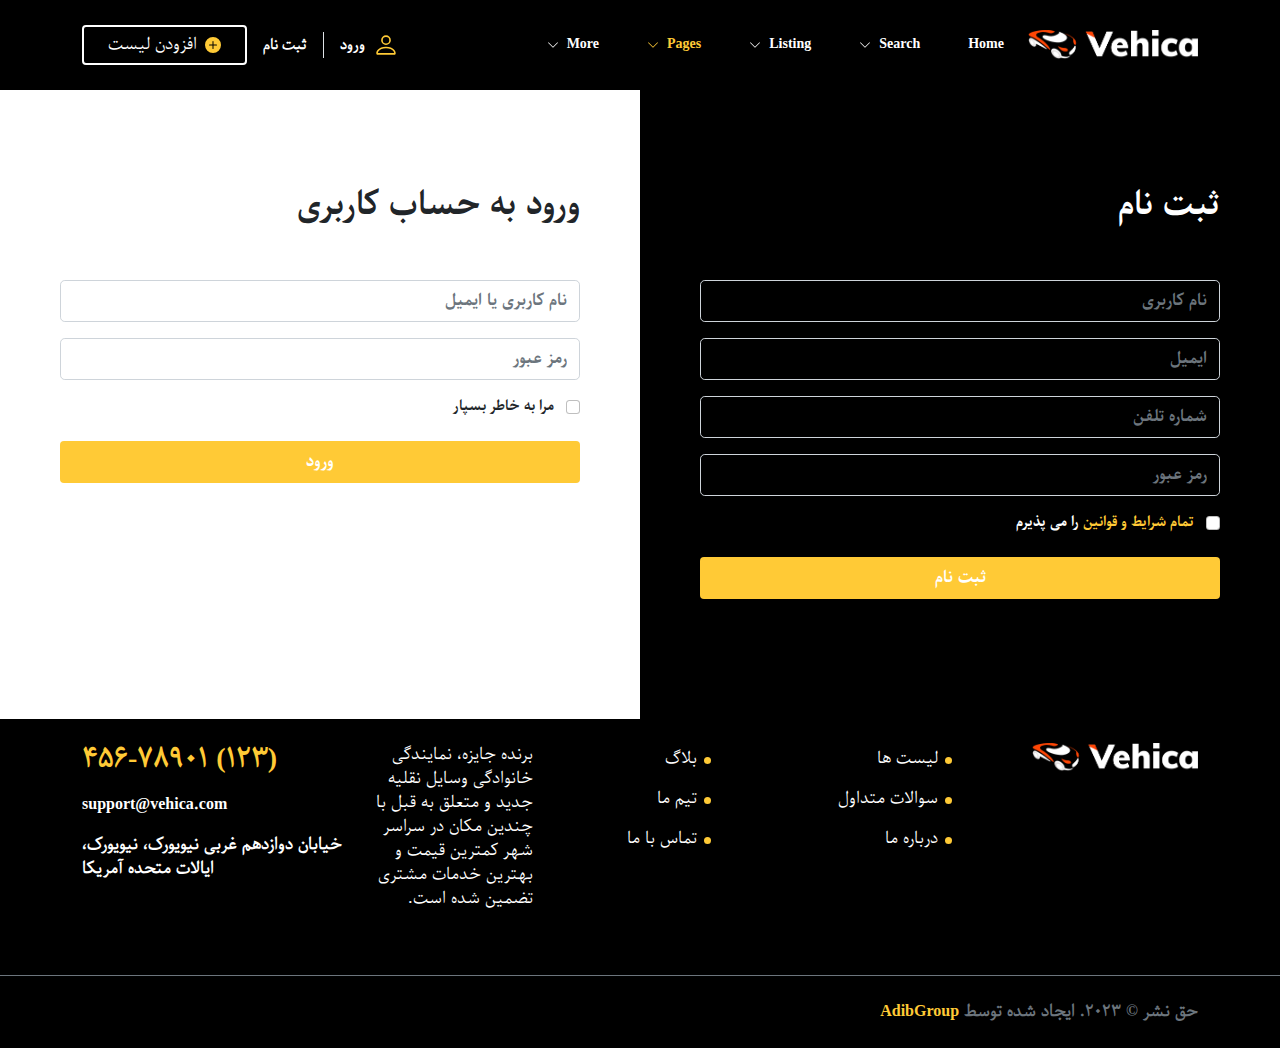
<file: login-register.html>
<!DOCTYPE html>
<html lang="fa" dir="rtl">

<head>
    <meta charset="UTF-8">
    <meta name="viewport" content="width=device-width, initial-scale=1.0">
    <link rel="stylesheet" href="https://cdn.jsdelivr.net/npm/@fancyapps/ui@5.0/dist/fancybox/fancybox.css" />
    <link rel="stylesheet" href="https://cdn.jsdelivr.net/npm/swiper@9/swiper-bundle.min.css" />
    <link href="assets/css/swiper.min.css">
    <link href="assets/css/bootstrap.min.css" rel="stylesheet">
    <link rel='stylesheet' type='text/css' media='screen' href='assets/css/styles.css'>
    <title>ورود - ثبت نام</title>
</head>

<body>

    <!-- header -->

    <header class="bg-black">

        <nav class="container d-flex justify-content-between align-items-center fw-bold">

            <!-- menu overlay -->
            <div id="menuOverlay"></div>

            <!-- ham icon -->
            <svg id="hamicon" xmlns="http://www.w3.org/2000/svg" width="33" height="33" fill="currentColor"
                class="bi bi-list-nested flex-shrink-0 main-text d-xl-none cursor" viewBox="0 0 16 16">
                <path fill-rule="evenodd"
                    d="M4.5 11.5A.5.5 0 0 1 5 11h10a.5.5 0 0 1 0 1H5a.5.5 0 0 1-.5-.5zm-2-4A.5.5 0 0 1 3 7h10a.5.5 0 0 1 0 1H3a.5.5 0 0 1-.5-.5zm-2-4A.5.5 0 0 1 1 3h10a.5.5 0 0 1 0 1H1a.5.5 0 0 1-.5-.5z" />
            </svg>
            <!-- logo && menu -->
            <div class="d-flex align-items-center gap-4">
                <a class="d-flex align-items-center gap-2">
                    <img alt="logo" src="assets/img/logo.png" class="img-fluid">
                </a>
                <ul class="m-0 list-unstyled menu p-0 d-xl-flex align-items-center gap-5">
                    <div class="d-flex d-xl-none align-items-center justify-content-between px-2 my-3">
                        <a class="d-flex align-items-center add-list main-bg transition gap-2 px-4 btn">
                            <svg xmlns="http://www.w3.org/2000/svg" width="16" height="16" fill="currentColor"
                                class="bi bi-plus-circle-fill text-white transition" viewBox="0 0 16 16">
                                <path
                                    d="M16 8A8 8 0 1 1 0 8a8 8 0 0 1 16 0zM8.5 4.5a.5.5 0 0 0-1 0v3h-3a.5.5 0 0 0 0 1h3v3a.5.5 0 0 0 1 0v-3h3a.5.5 0 0 0 0-1h-3v-3z">
                                </path>
                            </svg>
                            <span class="text-white transition">افزودن لیست</span>
                        </a>
                        <svg id="closeMenu" xmlns="http://www.w3.org/2000/svg" width="30" height="30"
                            fill="currentColor" class="bi bi-x-lg main-text cursor" viewBox="0 0 16 16">
                            <path
                                d="M2.146 2.854a.5.5 0 1 1 .708-.708L8 7.293l5.146-5.147a.5.5 0 0 1 .708.708L8.707 8l5.147 5.146a.5.5 0 0 1-.708.708L8 8.707l-5.146 5.147a.5.5 0 0 1-.708-.708L7.293 8 2.146 2.854Z" />
                        </svg>
                    </div>
                    <li><a>Home</a></li>
                    <li>
                        <a class="d-flex align-items-center justify-content-between justify-content-xl-start gap-2">
                            <span>Search</span>
                            <svg xmlns="http://www.w3.org/2000/svg" width="12" height="12" fill="currentColor"
                                class="bi bi-chevron-down" viewBox="0 0 16 16">
                                <path fill-rule="evenodd"
                                    d="M1.646 4.646a.5.5 0 0 1 .708 0L8 10.293l5.646-5.647a.5.5 0 0 1 .708.708l-6 6a.5.5 0 0 1-.708 0l-6-6a.5.5 0 0 1 0-.708z" />
                            </svg>
                        </a>
                        <ul class="m-0 p-0 list-unstyled">
                            <li class="bg-transparent d-none d-xl-block"><a class="border-bottom-0 d-block py-3"></a>
                            </li>
                            <div class="shadow p-3 py-0 py-xl-3 rounded-3">
                                <li class=""><a class="d-block py-0 py-xl-3">لیست املاک</a></li>
                                <li class=""><a class="d-block py-0 py-xl-3">مشاوران</a></li>
                                <li class=""><a class="d-block py-0 py-xl-3">نمایندگان</a></li>
                            </div>
                        </ul>
                    </li>
                    <li>
                        <a class="d-flex align-items-center justify-content-between justify-content-xl-start gap-2">
                            <span>Listing</span>
                            <svg xmlns="http://www.w3.org/2000/svg" width="12" height="12" fill="currentColor"
                                class="bi bi-chevron-down" viewBox="0 0 16 16">
                                <path fill-rule="evenodd"
                                    d="M1.646 4.646a.5.5 0 0 1 .708 0L8 10.293l5.646-5.647a.5.5 0 0 1 .708.708l-6 6a.5.5 0 0 1-.708 0l-6-6a.5.5 0 0 1 0-.708z" />
                            </svg>
                        </a>
                        <ul class="m-0 p-0 list-unstyled">
                            <li class="bg-transparent d-none d-xl-block"><a class="border-bottom-0 d-block py-3"></a>
                            </li>
                            <div class="shadow p-3 py-0 py-xl-3 rounded-3">
                                <li class=""><a class="d-block py-0 py-xl-3">لیست املاک</a></li>
                                <li class=""><a class="d-block py-0 py-xl-3">مشاوران</a></li>
                                <li class=""><a class="d-block py-0 py-xl-3">نمایندگان</a></li>
                            </div>
                        </ul>
                    </li>
                    <li>
                        <a
                            class="d-flex active align-items-center justify-content-between justify-content-xl-start gap-2">
                            <span>Pages</span>
                            <svg xmlns="http://www.w3.org/2000/svg" width="12" height="12" fill="currentColor"
                                class="bi bi-chevron-down" viewBox="0 0 16 16">
                                <path fill-rule="evenodd"
                                    d="M1.646 4.646a.5.5 0 0 1 .708 0L8 10.293l5.646-5.647a.5.5 0 0 1 .708.708l-6 6a.5.5 0 0 1-.708 0l-6-6a.5.5 0 0 1 0-.708z" />
                            </svg>
                        </a>
                        <ul class="m-0 p-0 list-unstyled">
                            <li class="bg-transparent d-none d-xl-block"><a class="border-bottom-0 d-block py-3"></a>
                            </li>
                            <div class="shadow p-3 py-0 py-xl-3 rounded-3">
                                <li class=""><a class="d-block py-0 py-xl-3">تماس با ما</a></li>
                                <li class=""><a class="d-block py-0 py-xl-3">مشاوران</a></li>
                                <li class=""><a class="d-block py-0 py-xl-3">نمایندگان</a></li>
                            </div>
                        </ul>
                    </li>
                    <li>
                        <a class="d-flex align-items-center justify-content-between justify-content-xl-start gap-2">
                            <span>More</span>
                            <svg xmlns="http://www.w3.org/2000/svg" width="12" height="12" fill="currentColor"
                                class="bi bi-chevron-down" viewBox="0 0 16 16">
                                <path fill-rule="evenodd"
                                    d="M1.646 4.646a.5.5 0 0 1 .708 0L8 10.293l5.646-5.647a.5.5 0 0 1 .708.708l-6 6a.5.5 0 0 1-.708 0l-6-6a.5.5 0 0 1 0-.708z" />
                            </svg>
                        </a>
                        <ul class="m-0 p-0 list-unstyled">
                            <li class="bg-transparent d-none d-xl-block"><a class="border-bottom-0 d-block py-3"></a>
                            </li>
                            <div class="shadow p-3 py-0 py-xl-3 rounded-3">
                                <li class=""><a class="d-block py-0 py-xl-3">لیست املاک</a></li>
                                <li class=""><a class="d-block py-0 py-xl-3">مشاوران</a></li>
                                <li class=""><a class="d-block py-0 py-xl-3">نمایندگان</a></li>
                            </div>
                        </ul>
                    </li>
                    <a class="d-flex d-xl-none align-items-center gap-3 text-white-50 px-3 py-2 mt-5">
                        <svg xmlns="http://www.w3.org/2000/svg" width="18" height="18" fill="currentColor"
                            class="bi bi-telephone-fill main-text" viewBox="0 0 16 16">
                            <path fill-rule="evenodd"
                                d="M1.885.511a1.745 1.745 0 0 1 2.61.163L6.29 2.98c.329.423.445.974.315 1.494l-.547 2.19a.678.678 0 0 0 .178.643l2.457 2.457a.678.678 0 0 0 .644.178l2.189-.547a1.745 1.745 0 0 1 1.494.315l2.306 1.794c.829.645.905 1.87.163 2.611l-1.034 1.034c-.74.74-1.846 1.065-2.877.702a18.634 18.634 0 0 1-7.01-4.42 18.634 18.634 0 0 1-4.42-7.009c-.362-1.03-.037-2.137.703-2.877L1.885.511z" />
                        </svg>
                        <p class="mb-0 h5 font-bold"> (123) 456-78901</p>
                    </a>
                    <a class="d-flex d-xl-none align-items-center gap-3 text-white-50 px-3 py-2">
                        <svg xmlns="http://www.w3.org/2000/svg" width="18" height="18" fill="currentColor"
                            class="bi bi-envelope main-text" viewBox="0 0 16 16">
                            <path
                                d="M0 4a2 2 0 0 1 2-2h12a2 2 0 0 1 2 2v8a2 2 0 0 1-2 2H2a2 2 0 0 1-2-2V4Zm2-1a1 1 0 0 0-1 1v.217l7 4.2 7-4.2V4a1 1 0 0 0-1-1H2Zm13 2.383-4.708 2.825L15 11.105V5.383Zm-.034 6.876-5.64-3.471L8 9.583l-1.326-.795-5.64 3.47A1 1 0 0 0 2 13h12a1 1 0 0 0 .966-.741ZM1 11.105l4.708-2.897L1 5.383v5.722Z" />
                        </svg>
                        <p class="mb-0 h5 font-bold"> support@vehica.com</p>
                    </a>
                </ul>
            </div>
            <!-- mobile login -->
            <a class="d-block d-xl-none">
                <svg xmlns="http://www.w3.org/2000/svg" width="40" height="40" fill="currentColor"
                    class="bi bi-people-fill text-white" viewBox="0 0 16 16">
                    <path
                        d="M7 14s-1 0-1-1 1-4 5-4 5 3 5 4-1 1-1 1H7Zm4-6a3 3 0 1 0 0-6 3 3 0 0 0 0 6Zm-5.784 6A2.238 2.238 0 0 1 5 13c0-1.355.68-2.75 1.936-3.72A6.325 6.325 0 0 0 5 9c-4 0-5 3-5 4s1 1 1 1h4.216ZM4.5 8a2.5 2.5 0 1 0 0-5 2.5 2.5 0 0 0 0 5Z" />
                </svg>
            </a>
            <!-- desktop login -->
            <div class="d-xl-flex d-none gap-3 align-items-center">
                <a class="d-flex align-items-center gap-2 border-start ps-3">
                    <svg xmlns="http://www.w3.org/2000/svg" width="26" height="26" fill="currentColor"
                        class="bi bi-person main-text" viewBox="0 0 16 16">
                        <path
                            d="M8 8a3 3 0 1 0 0-6 3 3 0 0 0 0 6Zm2-3a2 2 0 1 1-4 0 2 2 0 0 1 4 0Zm4 8c0 1-1 1-1 1H3s-1 0-1-1 1-4 6-4 6 3 6 4Zm-1-.004c-.001-.246-.154-.986-.832-1.664C11.516 10.68 10.289 10 8 10c-2.29 0-3.516.68-4.168 1.332-.678.678-.83 1.418-.832 1.664h10Z" />
                    </svg>
                    <span>ورود</span>
                </a>
                <a class="d-block">
                    <span>ثبت نام</span>
                </a>
                <a class="d-flex align-items-center main-text add-list transition gap-2 px-4 btn border-2 border-white">
                    <svg xmlns="http://www.w3.org/2000/svg" width="16" height="16" fill="currentColor"
                        class="bi bi-plus-circle-fill transition" viewBox="0 0 16 16">
                        <path
                            d="M16 8A8 8 0 1 1 0 8a8 8 0 0 1 16 0zM8.5 4.5a.5.5 0 0 0-1 0v3h-3a.5.5 0 0 0 0 1h3v3a.5.5 0 0 0 1 0v-3h3a.5.5 0 0 0 0-1h-3v-3z" />
                    </svg>
                    <span class="text-white transition">افزودن لیست</span>
                </a>
            </div>
        </nav>

    </header>

    <!-- main -->

    <main>

        <!-- login section -->
        <section>
            <div>
                <div class="row g-4 mx-0">
                    <div class="col-lg-6 bg-black py-5 text-white font-bold">
                        <div class="container p-3 p-sm-5">
                            <h2>ثبت نام</h2>
                            <form class="bg-black rounded-22 py-5 text-white">
                                <div
                                    class="d-flex flex-column align-items-center justify-content-between gap-3">
                                    <input class="form-control text-white rounded-3 py-2 bg-transparent" placeholder="نام کاربری">
                                    <input type="email" class="form-control text-white rounded-3 py-2 bg-transparent"
                                        placeholder="ایمیل">
                                    <input class="form-control text-white rounded-3 py-2 bg-transparent" placeholder="شماره تلفن">
                                    <input type="password" class="form-control text-white rounded-3 py-2 bg-transparent" placeholder="رمز عبور">
                                </div>
                                <div class="d-flex flex-column gap-4 justify-content-between mt-3">
                                    <label class="fs-14 cursor text-white">
                                        <input type="checkbox" class="form-check-input ms-2">
                                        <span class="main-text font-bold">تمام شرایط و قوانین</span> را می پذیرم
                                    </label>
                                    <input type="submit" value="ثبت نام"
                                        class="btn px-5 w-100 py-2 main-bg text-white font-bold">
                                </div>
                            </form>
                        </div>
                    </div>
                    <div class="col-lg-6 py-5 font-bold">
                        <div class="container p-3 p-sm-5">
                            <h2>ورود به حساب کاربری</h2>
                            <form class="py-5">
                                <div
                                    class="d-flex flex-column align-items-center justify-content-between gap-3">
                                    <input class="form-control text-white rounded-3 py-2 bg-transparent" placeholder="نام کاربری یا ایمیل">
                                    <input type="password" class="form-control text-white rounded-3 py-2 bg-transparent" placeholder="رمز عبور">
                                </div>
                                <div class="d-flex flex-column gap-4 justify-content-between mt-3">
                                    <label class="fs-14 cursor">
                                        <input type="checkbox" class="form-check-input ms-2">
                                        مرا به خاطر بسپار
                                    </label>
                                    <input type="submit" value="ورود"
                                        class="btn px-5 w-100 py-2 main-bg text-white font-bold">
                                </div>
                            </form>
                        </div>
                    </div>
                </div>
        </section>

    </main>

    <!-- footer -->

    <footer>
        <div class="container pb-5">
            <div class="row g-4">
                <div class="col-lg-2">
                    <img alt="footer-logo" src="assets/img/logo.png" class="img-fluid my-4 my-lg-0 d-block mx-auto">
                </div>
                <div class="col-lg-5">
                    <div class="d-flex justify-content-around">
                        <ul class="list-unstyled p-0 lh-lg">
                            <li class="mb-2 position-relative"><a class="text-white transition">لیست ها</a></li>
                            <li class="mb-2 position-relative"><a class="text-white transition">سوالات متداول</a></li>
                            <li class="mb-2 position-relative"><a class="text-white transition">درباره ما</a></li>
                        </ul>
                        <ul class="list-unstyled p-0 lh-lg">
                            <li class="mb-2 position-relative"><a class="text-white transition">بلاگ</a></li>
                            <li class="mb-2 position-relative"><a class="text-white transition">تیم ما</a></li>
                            <li class="mb-2 position-relative"><a class="text-white transition">تماس با ما</a></li>
                        </ul>
                    </div>
                </div>
                <div class="col-lg-2">
                    <p class="text-white">
                        برنده جایزه، نمایندگی خانوادگی وسایل نقلیه جدید و متعلق به قبل با چندین مکان
                        در سراسر شهر کمترین قیمت و بهترین خدمات مشتری تضمین شده است.
                    </p>
                </div>
                <div class="col-lg-3 text-lg-start">
                    <a class="h3 fw-bold d-block main-text">(123) 456-78901</a>
                    <a class="text-white fw-bold d-block mt-3">support@vehica.com </a>
                    <a class="text-white fw-bold d-block mt-3">خیابان دوازدهم غربی
                        نیویورک، نیویورک، ایالات متحده آمریکا</a>
                </div>
            </div>
        </div>
        <div class="border-top border-secondary fw-bold py-4 text-muted">
            <div class="container">
                <p class="mb-0"> حق نشر © 2023. ایجاد شده توسط <a class="main-text"> AdibGroup </a></p>
            </div>
        </div>
    </footer>



    <script src="https://cdn.jsdelivr.net/npm/@fancyapps/ui@5.0/dist/fancybox/fancybox.umd.js"></script>
    <script src="https://cdn.jsdelivr.net/npm/swiper@9/swiper-bundle.min.js"></script>
    <script src="assets/js/swiper.min.js"></script>
    <script src="assets/js/scrollreveal.min.js"></script>
    <script src="assets/js/scripts.js"></script>
    <script src="assets/js/bootstrap.bundle.min.js"></script>
</body>

</html>
</file>
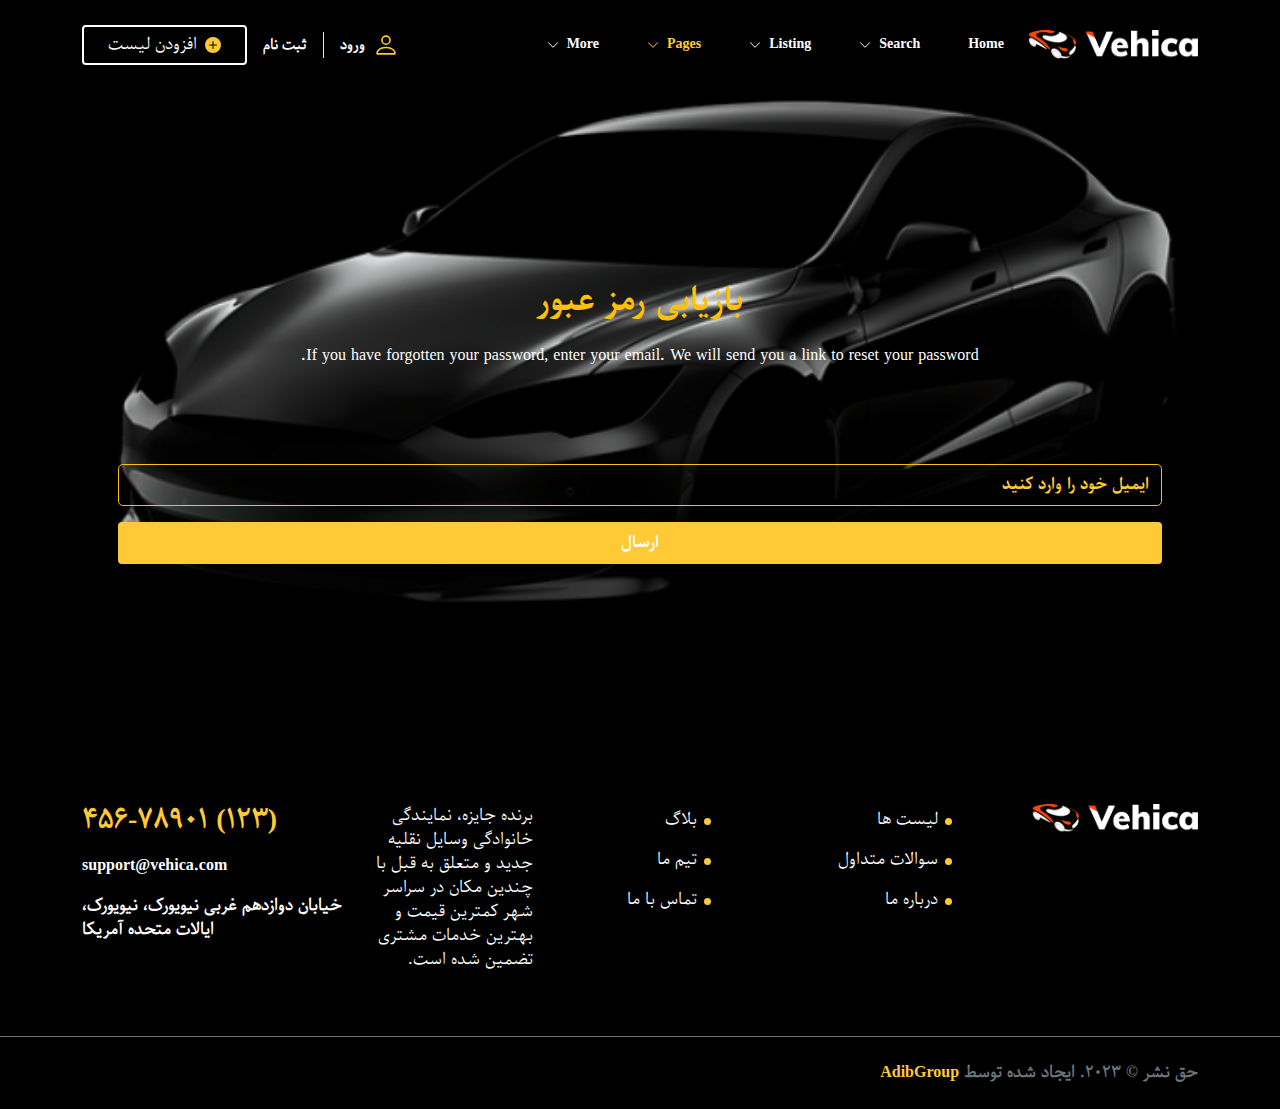
<file: reset-password.html>
<!DOCTYPE html>
<html lang="fa" dir="rtl">

<head>
    <meta charset="UTF-8">
    <meta name="viewport" content="width=device-width, initial-scale=1.0">
    <link rel="stylesheet" href="https://cdn.jsdelivr.net/npm/@fancyapps/ui@5.0/dist/fancybox/fancybox.css" />
    <link rel="stylesheet" href="https://cdn.jsdelivr.net/npm/swiper@9/swiper-bundle.min.css" />
    <link href="assets/css/swiper.min.css">
    <link href="assets/css/bootstrap.min.css" rel="stylesheet">
    <link rel='stylesheet' type='text/css' media='screen' href='assets/css/styles.css'>
    <title>بازیابی رمز عبور</title>
</head>

<body>

    <!-- header -->

    <header class="bg-black">

        <nav class="container d-flex justify-content-between align-items-center fw-bold">

            <!-- menu overlay -->
            <div id="menuOverlay"></div>

            <!-- ham icon -->
            <svg id="hamicon" xmlns="http://www.w3.org/2000/svg" width="33" height="33" fill="currentColor"
                class="bi bi-list-nested flex-shrink-0 main-text d-xl-none cursor" viewBox="0 0 16 16">
                <path fill-rule="evenodd"
                    d="M4.5 11.5A.5.5 0 0 1 5 11h10a.5.5 0 0 1 0 1H5a.5.5 0 0 1-.5-.5zm-2-4A.5.5 0 0 1 3 7h10a.5.5 0 0 1 0 1H3a.5.5 0 0 1-.5-.5zm-2-4A.5.5 0 0 1 1 3h10a.5.5 0 0 1 0 1H1a.5.5 0 0 1-.5-.5z" />
            </svg>
            <!-- logo && menu -->
            <div class="d-flex align-items-center gap-4">
                <a class="d-flex align-items-center gap-2">
                    <img alt="logo" src="assets/img/logo.png" class="img-fluid">
                </a>
                <ul class="m-0 list-unstyled menu p-0 d-xl-flex align-items-center gap-5">
                    <div class="d-flex d-xl-none align-items-center justify-content-between px-2 my-3">
                        <a class="d-flex align-items-center add-list main-bg transition gap-2 px-4 btn">
                            <svg xmlns="http://www.w3.org/2000/svg" width="16" height="16" fill="currentColor"
                                class="bi bi-plus-circle-fill text-white transition" viewBox="0 0 16 16">
                                <path
                                    d="M16 8A8 8 0 1 1 0 8a8 8 0 0 1 16 0zM8.5 4.5a.5.5 0 0 0-1 0v3h-3a.5.5 0 0 0 0 1h3v3a.5.5 0 0 0 1 0v-3h3a.5.5 0 0 0 0-1h-3v-3z">
                                </path>
                            </svg>
                            <span class="text-white transition">افزودن لیست</span>
                        </a>
                        <svg id="closeMenu" xmlns="http://www.w3.org/2000/svg" width="30" height="30"
                            fill="currentColor" class="bi bi-x-lg main-text cursor" viewBox="0 0 16 16">
                            <path
                                d="M2.146 2.854a.5.5 0 1 1 .708-.708L8 7.293l5.146-5.147a.5.5 0 0 1 .708.708L8.707 8l5.147 5.146a.5.5 0 0 1-.708.708L8 8.707l-5.146 5.147a.5.5 0 0 1-.708-.708L7.293 8 2.146 2.854Z" />
                        </svg>
                    </div>
                    <li><a>Home</a></li>
                    <li>
                        <a class="d-flex align-items-center justify-content-between justify-content-xl-start gap-2">
                            <span>Search</span>
                            <svg xmlns="http://www.w3.org/2000/svg" width="12" height="12" fill="currentColor"
                                class="bi bi-chevron-down" viewBox="0 0 16 16">
                                <path fill-rule="evenodd"
                                    d="M1.646 4.646a.5.5 0 0 1 .708 0L8 10.293l5.646-5.647a.5.5 0 0 1 .708.708l-6 6a.5.5 0 0 1-.708 0l-6-6a.5.5 0 0 1 0-.708z" />
                            </svg>
                        </a>
                        <ul class="m-0 p-0 list-unstyled">
                            <li class="bg-transparent d-none d-xl-block"><a class="border-bottom-0 d-block py-3"></a>
                            </li>
                            <div class="shadow p-3 py-0 py-xl-3 rounded-3">
                                <li class=""><a class="d-block py-0 py-xl-3">لیست املاک</a></li>
                                <li class=""><a class="d-block py-0 py-xl-3">مشاوران</a></li>
                                <li class=""><a class="d-block py-0 py-xl-3">نمایندگان</a></li>
                            </div>
                        </ul>
                    </li>
                    <li>
                        <a class="d-flex align-items-center justify-content-between justify-content-xl-start gap-2">
                            <span>Listing</span>
                            <svg xmlns="http://www.w3.org/2000/svg" width="12" height="12" fill="currentColor"
                                class="bi bi-chevron-down" viewBox="0 0 16 16">
                                <path fill-rule="evenodd"
                                    d="M1.646 4.646a.5.5 0 0 1 .708 0L8 10.293l5.646-5.647a.5.5 0 0 1 .708.708l-6 6a.5.5 0 0 1-.708 0l-6-6a.5.5 0 0 1 0-.708z" />
                            </svg>
                        </a>
                        <ul class="m-0 p-0 list-unstyled">
                            <li class="bg-transparent d-none d-xl-block"><a class="border-bottom-0 d-block py-3"></a>
                            </li>
                            <div class="shadow p-3 py-0 py-xl-3 rounded-3">
                                <li class=""><a class="d-block py-0 py-xl-3">لیست املاک</a></li>
                                <li class=""><a class="d-block py-0 py-xl-3">مشاوران</a></li>
                                <li class=""><a class="d-block py-0 py-xl-3">نمایندگان</a></li>
                            </div>
                        </ul>
                    </li>
                    <li>
                        <a
                            class="d-flex active align-items-center justify-content-between justify-content-xl-start gap-2">
                            <span>Pages</span>
                            <svg xmlns="http://www.w3.org/2000/svg" width="12" height="12" fill="currentColor"
                                class="bi bi-chevron-down" viewBox="0 0 16 16">
                                <path fill-rule="evenodd"
                                    d="M1.646 4.646a.5.5 0 0 1 .708 0L8 10.293l5.646-5.647a.5.5 0 0 1 .708.708l-6 6a.5.5 0 0 1-.708 0l-6-6a.5.5 0 0 1 0-.708z" />
                            </svg>
                        </a>
                        <ul class="m-0 p-0 list-unstyled">
                            <li class="bg-transparent d-none d-xl-block"><a class="border-bottom-0 d-block py-3"></a>
                            </li>
                            <div class="shadow p-3 py-0 py-xl-3 rounded-3">
                                <li class=""><a class="d-block py-0 py-xl-3">تماس با ما</a></li>
                                <li class=""><a class="d-block py-0 py-xl-3">مشاوران</a></li>
                                <li class=""><a class="d-block py-0 py-xl-3">نمایندگان</a></li>
                            </div>
                        </ul>
                    </li>
                    <li>
                        <a class="d-flex align-items-center justify-content-between justify-content-xl-start gap-2">
                            <span>More</span>
                            <svg xmlns="http://www.w3.org/2000/svg" width="12" height="12" fill="currentColor"
                                class="bi bi-chevron-down" viewBox="0 0 16 16">
                                <path fill-rule="evenodd"
                                    d="M1.646 4.646a.5.5 0 0 1 .708 0L8 10.293l5.646-5.647a.5.5 0 0 1 .708.708l-6 6a.5.5 0 0 1-.708 0l-6-6a.5.5 0 0 1 0-.708z" />
                            </svg>
                        </a>
                        <ul class="m-0 p-0 list-unstyled">
                            <li class="bg-transparent d-none d-xl-block"><a class="border-bottom-0 d-block py-3"></a>
                            </li>
                            <div class="shadow p-3 py-0 py-xl-3 rounded-3">
                                <li class=""><a class="d-block py-0 py-xl-3">لیست املاک</a></li>
                                <li class=""><a class="d-block py-0 py-xl-3">مشاوران</a></li>
                                <li class=""><a class="d-block py-0 py-xl-3">نمایندگان</a></li>
                            </div>
                        </ul>
                    </li>
                    <a class="d-flex d-xl-none align-items-center gap-3 text-white-50 px-3 py-2 mt-5">
                        <svg xmlns="http://www.w3.org/2000/svg" width="18" height="18" fill="currentColor"
                            class="bi bi-telephone-fill main-text" viewBox="0 0 16 16">
                            <path fill-rule="evenodd"
                                d="M1.885.511a1.745 1.745 0 0 1 2.61.163L6.29 2.98c.329.423.445.974.315 1.494l-.547 2.19a.678.678 0 0 0 .178.643l2.457 2.457a.678.678 0 0 0 .644.178l2.189-.547a1.745 1.745 0 0 1 1.494.315l2.306 1.794c.829.645.905 1.87.163 2.611l-1.034 1.034c-.74.74-1.846 1.065-2.877.702a18.634 18.634 0 0 1-7.01-4.42 18.634 18.634 0 0 1-4.42-7.009c-.362-1.03-.037-2.137.703-2.877L1.885.511z" />
                        </svg>
                        <p class="mb-0 h5 font-bold"> (123) 456-78901</p>
                    </a>
                    <a class="d-flex d-xl-none align-items-center gap-3 text-white-50 px-3 py-2">
                        <svg xmlns="http://www.w3.org/2000/svg" width="18" height="18" fill="currentColor"
                            class="bi bi-envelope main-text" viewBox="0 0 16 16">
                            <path
                                d="M0 4a2 2 0 0 1 2-2h12a2 2 0 0 1 2 2v8a2 2 0 0 1-2 2H2a2 2 0 0 1-2-2V4Zm2-1a1 1 0 0 0-1 1v.217l7 4.2 7-4.2V4a1 1 0 0 0-1-1H2Zm13 2.383-4.708 2.825L15 11.105V5.383Zm-.034 6.876-5.64-3.471L8 9.583l-1.326-.795-5.64 3.47A1 1 0 0 0 2 13h12a1 1 0 0 0 .966-.741ZM1 11.105l4.708-2.897L1 5.383v5.722Z" />
                        </svg>
                        <p class="mb-0 h5 font-bold"> support@vehica.com</p>
                    </a>
                </ul>
            </div>
            <!-- mobile login -->
            <a class="d-block d-xl-none">
                <svg xmlns="http://www.w3.org/2000/svg" width="40" height="40" fill="currentColor"
                    class="bi bi-people-fill text-white" viewBox="0 0 16 16">
                    <path
                        d="M7 14s-1 0-1-1 1-4 5-4 5 3 5 4-1 1-1 1H7Zm4-6a3 3 0 1 0 0-6 3 3 0 0 0 0 6Zm-5.784 6A2.238 2.238 0 0 1 5 13c0-1.355.68-2.75 1.936-3.72A6.325 6.325 0 0 0 5 9c-4 0-5 3-5 4s1 1 1 1h4.216ZM4.5 8a2.5 2.5 0 1 0 0-5 2.5 2.5 0 0 0 0 5Z" />
                </svg>
            </a>
            <!-- desktop login -->
            <div class="d-xl-flex d-none gap-3 align-items-center">
                <a class="d-flex align-items-center gap-2 border-start ps-3">
                    <svg xmlns="http://www.w3.org/2000/svg" width="26" height="26" fill="currentColor"
                        class="bi bi-person main-text" viewBox="0 0 16 16">
                        <path
                            d="M8 8a3 3 0 1 0 0-6 3 3 0 0 0 0 6Zm2-3a2 2 0 1 1-4 0 2 2 0 0 1 4 0Zm4 8c0 1-1 1-1 1H3s-1 0-1-1 1-4 6-4 6 3 6 4Zm-1-.004c-.001-.246-.154-.986-.832-1.664C11.516 10.68 10.289 10 8 10c-2.29 0-3.516.68-4.168 1.332-.678.678-.83 1.418-.832 1.664h10Z" />
                    </svg>
                    <span>ورود</span>
                </a>
                <a class="d-block">
                    <span>ثبت نام</span>
                </a>
                <a class="d-flex align-items-center main-text add-list transition gap-2 px-4 btn border-2 border-white">
                    <svg xmlns="http://www.w3.org/2000/svg" width="16" height="16" fill="currentColor"
                        class="bi bi-plus-circle-fill transition" viewBox="0 0 16 16">
                        <path
                            d="M16 8A8 8 0 1 1 0 8a8 8 0 0 1 16 0zM8.5 4.5a.5.5 0 0 0-1 0v3h-3a.5.5 0 0 0 0 1h3v3a.5.5 0 0 0 1 0v-3h3a.5.5 0 0 0 0-1h-3v-3z" />
                    </svg>
                    <span class="text-white transition">افزودن لیست</span>
                </a>
            </div>
        </nav>

    </header>

    <!-- main -->

    <main>

        <!-- reset password section -->
        <section>
            <div>
                <div class="row mx-0">
                    <div class="col-12 bg-login py-5 text-white text-center font-bold">
                        <div class="container p-3 p-sm-5 mt-5">
                            <h2 class="text-warning mt-5">بازیابی رمز عبور</h2>
                            <p class="text-white mt-4">If you have forgotten your password, enter your email. We will send you a link to reset your password. </p>
                            <form class="rounded-22 py-5 my-5 text-white login-form">
                                <div
                                    class="d-flex flex-column align-items-center justify-content-between gap-3">
                                    <input type="email" class="form-control text-white border-warning rounded-3 py-2 bg-transparent"
                                        placeholder="ایمیل خود را وارد کنید">
                                </div>
                                <div class="d-flex flex-column gap-4 justify-content-between mt-3">
                                    <input type="submit" value="ارسال"
                                        class="btn px-5 w-100 py-2 main-bg text-white font-bold">
                                </div>
                            </form>
                        </div>
                    </div>
                </div>
        </section>

    </main>

    <!-- footer -->

    <footer>
        <div class="container py-5">
            <div class="row g-4">
                <div class="col-lg-2">
                    <img alt="footer-logo" src="assets/img/logo.png" class="img-fluid my-4 my-lg-0 d-block mx-auto">
                </div>
                <div class="col-lg-5">
                    <div class="d-flex justify-content-around">
                        <ul class="list-unstyled p-0 lh-lg">
                            <li class="mb-2 position-relative"><a class="text-white transition">لیست ها</a></li>
                            <li class="mb-2 position-relative"><a class="text-white transition">سوالات متداول</a></li>
                            <li class="mb-2 position-relative"><a class="text-white transition">درباره ما</a></li>
                        </ul>
                        <ul class="list-unstyled p-0 lh-lg">
                            <li class="mb-2 position-relative"><a class="text-white transition">بلاگ</a></li>
                            <li class="mb-2 position-relative"><a class="text-white transition">تیم ما</a></li>
                            <li class="mb-2 position-relative"><a class="text-white transition">تماس با ما</a></li>
                        </ul>
                    </div>
                </div>
                <div class="col-lg-2">
                    <p class="text-white">
                        برنده جایزه، نمایندگی خانوادگی وسایل نقلیه جدید و متعلق به قبل با چندین مکان
                        در سراسر شهر کمترین قیمت و بهترین خدمات مشتری تضمین شده است.
                    </p>
                </div>
                <div class="col-lg-3 text-lg-start">
                    <a class="h3 fw-bold d-block main-text">(123) 456-78901</a>
                    <a class="text-white fw-bold d-block mt-3">support@vehica.com </a>
                    <a class="text-white fw-bold d-block mt-3">خیابان دوازدهم غربی
                        نیویورک، نیویورک، ایالات متحده آمریکا</a>
                </div>
            </div>
        </div>
        <div class="border-top border-secondary fw-bold py-4 text-muted">
            <div class="container">
                <p class="mb-0"> حق نشر © 2023. ایجاد شده توسط <a class="main-text"> AdibGroup </a></p>
            </div>
        </div>
    </footer>



    <script src="https://cdn.jsdelivr.net/npm/@fancyapps/ui@5.0/dist/fancybox/fancybox.umd.js"></script>
    <script src="https://cdn.jsdelivr.net/npm/swiper@9/swiper-bundle.min.js"></script>
    <script src="assets/js/swiper.min.js"></script>
    <script src="assets/js/scrollreveal.min.js"></script>
    <script src="assets/js/scripts.js"></script>
    <script src="assets/js/bootstrap.bundle.min.js"></script>
</body>

</html>
</file>
<file: assets/css/styles.css>
@font-face {
    font-family: "parastoo-Regular";
    src: url('../fonts/web/Farsi-Digits-Without-Latin/Parastoo-FD-WOL.ttf') format("truetype");
}

@font-face {
    font-family: "parastoo-Bold";
    src: url('../fonts/web/Farsi-Digits-Without-Latin/Parastoo-Bold-FD-WOL.ttf') format("truetype");
}

body {
    font-family: "parastoo-Regular";
    user-select: none;
}

.font-bold {
    font-family: "parastoo-Bold";
}

.bg-black {
    background-color: black;
}

.main-bg {
    background-color: #ffca36;
}

.main-text {
    color: #ffca36;
}

.second-bg {
    background-color: #16447d;
}

.second-text {
    color: #16447d;
}

.third-bg {
    background-color: #5b072c;
}

.third-text {
    color: #5b072c;
}

.text-black {
    color: black;
}
.text-gray{
    color: lightgray;
}
.bg-gray {
    background-color: #eeeff0;
}

.bg-gray2 {
    background-color: #eff0f1;
}

.cursor {
    cursor: pointer;
}

.z-10 {
    z-index: 10;
}

a {
    cursor: pointer;
    text-decoration: none;
    transition: all .4s;
}

a:hover {
    color: #ffca36;
}

.fs-7 {
    font-size: 12px;
}

.fs-8 {
    font-size: 10px;
}

.fs-14 {
    font-size: 14px;
}

.transition {
    transition: all .4s;
}
.w-220 {
    width: 220px !important;
}
.w-120 {
    width: 120px !important;
}

.h-43 {
    height: 43px !important;
}

.w-24 {
    width: 24px;
}

.h-24 {
    height: 24px;
}
.w-54 {
    width: 54px;
}

.h-54 {
    height: 54px;
}
.w-99{
    width: 99px;
}
.h-99{
    height: 99px;
}
.w-88 {
    width: 88px;
}

.h-88 {
    height: 88px;
}

.w-74 {
    width: 74px;
}

.h-74 {
    height: 74px;
}

.w-800 {
    width: 800px;
}

.border-main {
    border: 1px solid #ffca36;
}

.border-black {
    border: 7px solid black;
}

.border-bottom-gray {
    border-bottom: 9px solid #c8c6c6;
}

.socials a:hover {
    color: #ffca36 !important;
}

.special-hover {
    overflow: hidden;
}

.special-hover::before {
    position: absolute;
    content: '';
    top: 0;
    left: 27px;
    width: 100%;
    height: 100%;
    background: rgba(255, 255, 255, 0.24);
    transform: scale(2) rotate(45deg) translate3d(0, -100%, 0);
    transition: transform .6s;
    pointer-events: none;
    z-index: 1;
}

.special-hover:hover::before {
    transform: scale(2) rotate(45deg) translate3d(0, 100%, 0);
    left: -51px;
}

.rounded-22 {
    border-radius: 22px;
}

.bottom-24 {
    bottom: -24px;
}

.bottom-268 {
    bottom: -268px;
}
.top-37{
    top: 37px;
}
.top-70 {
    top: -70px;
}
.right-86 {
    right: 86px;
}
.rotate-y-180{
    transform: rotateY(180deg);
}
.mt-276 {
    margin-top: 276px;
}

.swiper-button-prev::after,
.swiper-button-next::after {
    font-size: 16px;
    font-weight: bold;
    color: black;
}

.swiper-button-prev,
.swiper-button-next {
    width: 55px;
    height: 55px;
    border-radius: 100%;
    box-shadow: 0 3px 8px 0 #dbe0e8;
    background-color: white;
    top: 62px;
}

.accordion-item {
    margin-bottom: 12px;
}

.accordion-button::after {
    margin-right: auto;
    margin-left: 0;
}

.accordion-button:not(.collapsed),
.accordion-item:first-of-type .accordion-button {
    color: black;
    border-radius: 15px;
    border-top-left-radius: 15px;
    border-top-right-radius: 15px;
    border-bottom-left-radius: 0;
    border-bottom-right-radius: 0;
    background-color: white;
}

.accordion-button:not(.collapsed)::after {
    filter: contrast(0);
}

.accordion-button:focus {
    box-shadow: none;
}

.breadcrumb-item+.breadcrumb-item::before {
    float: right;
    padding-left: .5rem;
    transform: rotate(180deg);
    padding-right: 0.5rem;
}

.breadcrumb-item.active {
    color: #ffca36;
}

.pagination a {
    color: black;
}

.pagination a.active,
.pagination a:hover {
    background-color: black;
    color: #ffca36;
}

.focus-none:focus {
    box-shadow: none;
}
.tag:hover{
    background-color: #ffd870;
    color: black;
}
/* header */
img[alt='logo'] {
    width: 170px;
}

header {
    padding: 25px 0;
    position: relative;
    z-index: 99;
    font-size: 14px;
}

header #menuOverlay {
    display: none;
}

header a {
    color: white !important;
}

header a:hover,
header a.active,
.teamSocials a:hover {
    color: #ffca36 !important;
}

header ul li:hover ul {
    opacity: 100%;
    visibility: visible;
}

header ul ul {
    top: 54px;
    opacity: 0;
    visibility: hidden;
    transition: all .4s;
}

header ul ul {
    position: absolute;
}

header ul ul div {
    background-color: white;
}

header ul ul a {
    color: #333c56 !important;
    width: 230px;
    border-bottom: 1px solid #dee2e6;
}

header ul ul li:last-child a {
    border-bottom: none;
}

header ul ul a:hover {
    transform: translateX(-9px);
}

header ul ul::before {
    background-color: #ffffff;
    content: "";
    width: 18px;
    height: 18px;
    right: 27px;
    top: 25px;
    position: absolute;
    -webkit-transform: rotate(45deg);
    -moz-transform: rotate(45deg);
    -o-transform: rotate(45deg);
    transform: rotate(45deg);
    -o-transition: all 0.2s ease 0s;
    transition: all 0.2s ease 0s;
    -webkit-transition: all 0.2s ease 0s;
    -moz-transition: all 0.2s ease 0s;
}

.add-list:hover {
    background-color: #ffca36 !important;
    border-color: #ffca36 !important;
}

.add-list svg {
    color: #ffca36;
}

.add-list:hover svg {
    color: white !important;
}

/* banner */
.vedio-banner {
    position: relative;
    background-color: black;
    height: auto;
    display: flex;
    flex-wrap: wrap;
    align-items: center;
    padding: 100px 0;
    width: 100%;
    min-height: 500px;
    height: 100vh;
    margin-top: -89px;
}

.vedio-banner video {
    position: absolute;
    top: 50%;
    left: 50%;
    min-width: 100%;
    min-height: 100%;
    width: 100%;
    height: auto;
    z-index: 0;
    max-height: 640px;
    object-fit: cover;
    -ms-transform: translateX(-50%) translateY(-50%);
    -moz-transform: translateX(-50%) translateY(-50%);
    -webkit-transform: translateX(-50%) translateY(-50%);
    transform: translateX(-50%) translateY(-50%);
}

.hero-banner.vedio-banner .container {
    z-index: 5;
}

.vedio-banner .overlay,
.blog-banner::after {
    content: '';
    position: absolute;
    top: 0;
    left: 0;
    bottom: 0;
    width: 100%;
    background-color: #0c1221;
    opacity: 0.6;
    z-index: 3;
}

#searchBox .nav-tabs .nav-link {
    color: white;
}

#searchBox .nav-tabs .nav-link.active,
#searchBox .nav-tabs .nav-link:hover {
    background-color: transparent;
    color: #ffca36;
    border-top: transparent;
    border-left: transparent;
    border-right: transparent;
    border-bottom: transparent;
}

#searchBox .tab-content>.tab-pane {
    position: absolute;
    left: 0;
    right: 0;
}

.tab-content>.active {
    z-index: 99;
}

.category a:hover div {
    border-color: #ffca36 !important;
}

.category a:hover div svg {
    transform: scale(1.1);
}

/* featured listings */
.featured-listings .nav-tabs {
    border-bottom: none;
    gap: 20px;
}

.featured-listings .nav-link {
    color: black;
    background: #eeeff0;
    padding: 8px 47px;
}

.featured-listings .nav-tabs .nav-link.active {
    border: 1px solid #ffca36;
    background-color: #ffca3638;
    color: #ffca36;
}

.car-item:hover>div:first-child div img:first-child {
    display: none;
}

.car-item:hover>div:first-child div img:last-child {
    display: block !important;
}

.car-item>div:last-child {
    bottom: -80px;
}

.car-item:hover>div:last-child {
    bottom: 0;
}

.label {
    top: -1px;
    left: -35px;
    transform: rotate(-37deg);
}

/* team */
.team-bg {
    background-image: url('../img/background-team.png');
    background-size: cover;
    background-repeat: no-repeat;
    position: relative;
    position: relative;
    top: -219px;
}

.team-bg::before {
    content: '';
    position: absolute;
    inset: 0;
    background-color: rgba(0, 0, 0, 0.55);
    border-radius: 22px;
}

.team .swiper-slide:hover {
    transform: translateY(-9px);
}

/* brands */
img[alt='brand'] {
    filter: grayscale(1);
    transition: all .2s;
    cursor: pointer;
}

img[alt='brand']:hover {
    filter: grayscale(0);
}

/* testimonials */
.testimonials-bg {
    background-image: url('../img/stone-background-with-golden-strokes_764386-37.avif');
    background-position: center;
    background-size: cover;
    background-repeat: no-repeat;
    background-attachment: fixed;
}

/* faq page */
.faq-bg {
    background-image: url('../img/lovepik-atmospheric-black-gold-background-image_401612552.jpg');
    background-size: cover;
    background-position: center;
    background-repeat: no-repeat;
}

/* blog page */
.blog-banner {
    background-image: url('../img/photo-hoteam-196xdwXDHc0-unsplash.jpg');
    background-position: center;
    background-size: cover;
    background-repeat: no-repeat;
    height: 60vh;
}

.blog-card:hover>div:first-child img {
    opacity: .9;
    transform: scale3d(1.1, 1.1, 1);
}

.blog-card a.h4:hover {
    color: #ffca36 !important;
}

.blog-card>div:first-child {
    height: 300px;
}

.blog-card>div:first-child img {
    object-fit: cover;
    transition: all .4s;
}
/* about page */
.bg-statistic{
    background-image: url('../img/Black-Car-Dream-Meaning.jpg');
    background-attachment: fixed;
    background-position: center;
    background-size: cover;
    background-repeat: no-repeat;
}
/* login page */
.bg-login{
    background-image: url('../img/login.jpg');
    /* background-attachment: fixed; */
    background-position: center;
    background-size: cover;
    background-repeat: no-repeat;
}
.login-form input::placeholder{
    color: #ffca36;
}

/* footer */
footer {
    background-color: black;
}

footer ul li::before {
    content: '';
    position: absolute;
    width: 7px;
    height: 7px;
    background-color: #ffca36;
    border-radius: 100%;
    right: -14px;
    top: 14px;
}

footer ul li a:hover {
    color: #ffca36 !important;
}

/* responsive */
@media only screen and (max-width:1400px) {}

@media only screen and (max-width:1200px) {

    .right-86 {
        right: 0;
    }

    header #menuOverlay {
        position: fixed;
        inset: 0;
        background-color: #000;
        opacity: .7;
        max-height: 0;
        transition: all .4s;
        display: block;
    }

    header #menuOverlay.active {
        max-height: 100%;
    }

    header .menu {
        position: fixed;
        background: black;
        top: 0;
        bottom: 0;
        right: -400px;
        width: 300px;
        line-height: 51px;
        overflow-y: auto;
        transition: all .4s;
    }

    header .menu.active {
        right: 0;
    }

    header .menu>li {
        border-bottom: 1px solid #313642;
        padding: 0 12px;
    }

    header ul ul a {
        border-bottom: 1px solid #313642 !important;
    }

    header ul ul li:last-child a {
        border-bottom: none !important;
    }

    header .menu>li a.mobileactive {
        color: #ffca36 !important;
    }

    header ul ul::before {
        display: none;
    }

    header ul ul {
        position: static !important;
        opacity: 100%;
        visibility: visible;
        max-height: 0;
        overflow: hidden;
        transition: all .4s;
    }

    header ul ul.active {
        max-height: 1000px;
    }

    header .menu svg {
        transition: all .4s;
    }

    header .menu svg.active {
        transform: rotate(180deg);
    }

    header ul ul div {
        background-color: transparent !important;
    }

    header ul ul a {
        color: white !important;
    }

    .team-bg {
        top: 0;
    }

    .mt-276 {
        margin-top: 0;
    }
}

@media only screen and (max-width:992px) {
    img[alt="app"] {
        position: static !important;
    }

    .w-800 {
        width: auto;
    }

    .w-120 {
        width: 100% !important;
    }
    .statistic .border-end{
        border-right: 1px solid black!important;
        border-top: 1px solid #ffca36;
    }
}

@media only screen and (max-width:768px) {
    .vedio-banner {
        height: auto;
    }
}

@media only screen and (max-width:576px) {
    input[value="ثبت نام"] {
        width: 100%;
    }
}

@media only screen and (max-width:400px) {
    #searchBox select {
        font-size: 12px;
    }

    #searchBox .nav-tabs .nav-link.active,
    #searchBox .nav-tabs .nav-link {
        font-size: 14px;
    }
}
</file>
